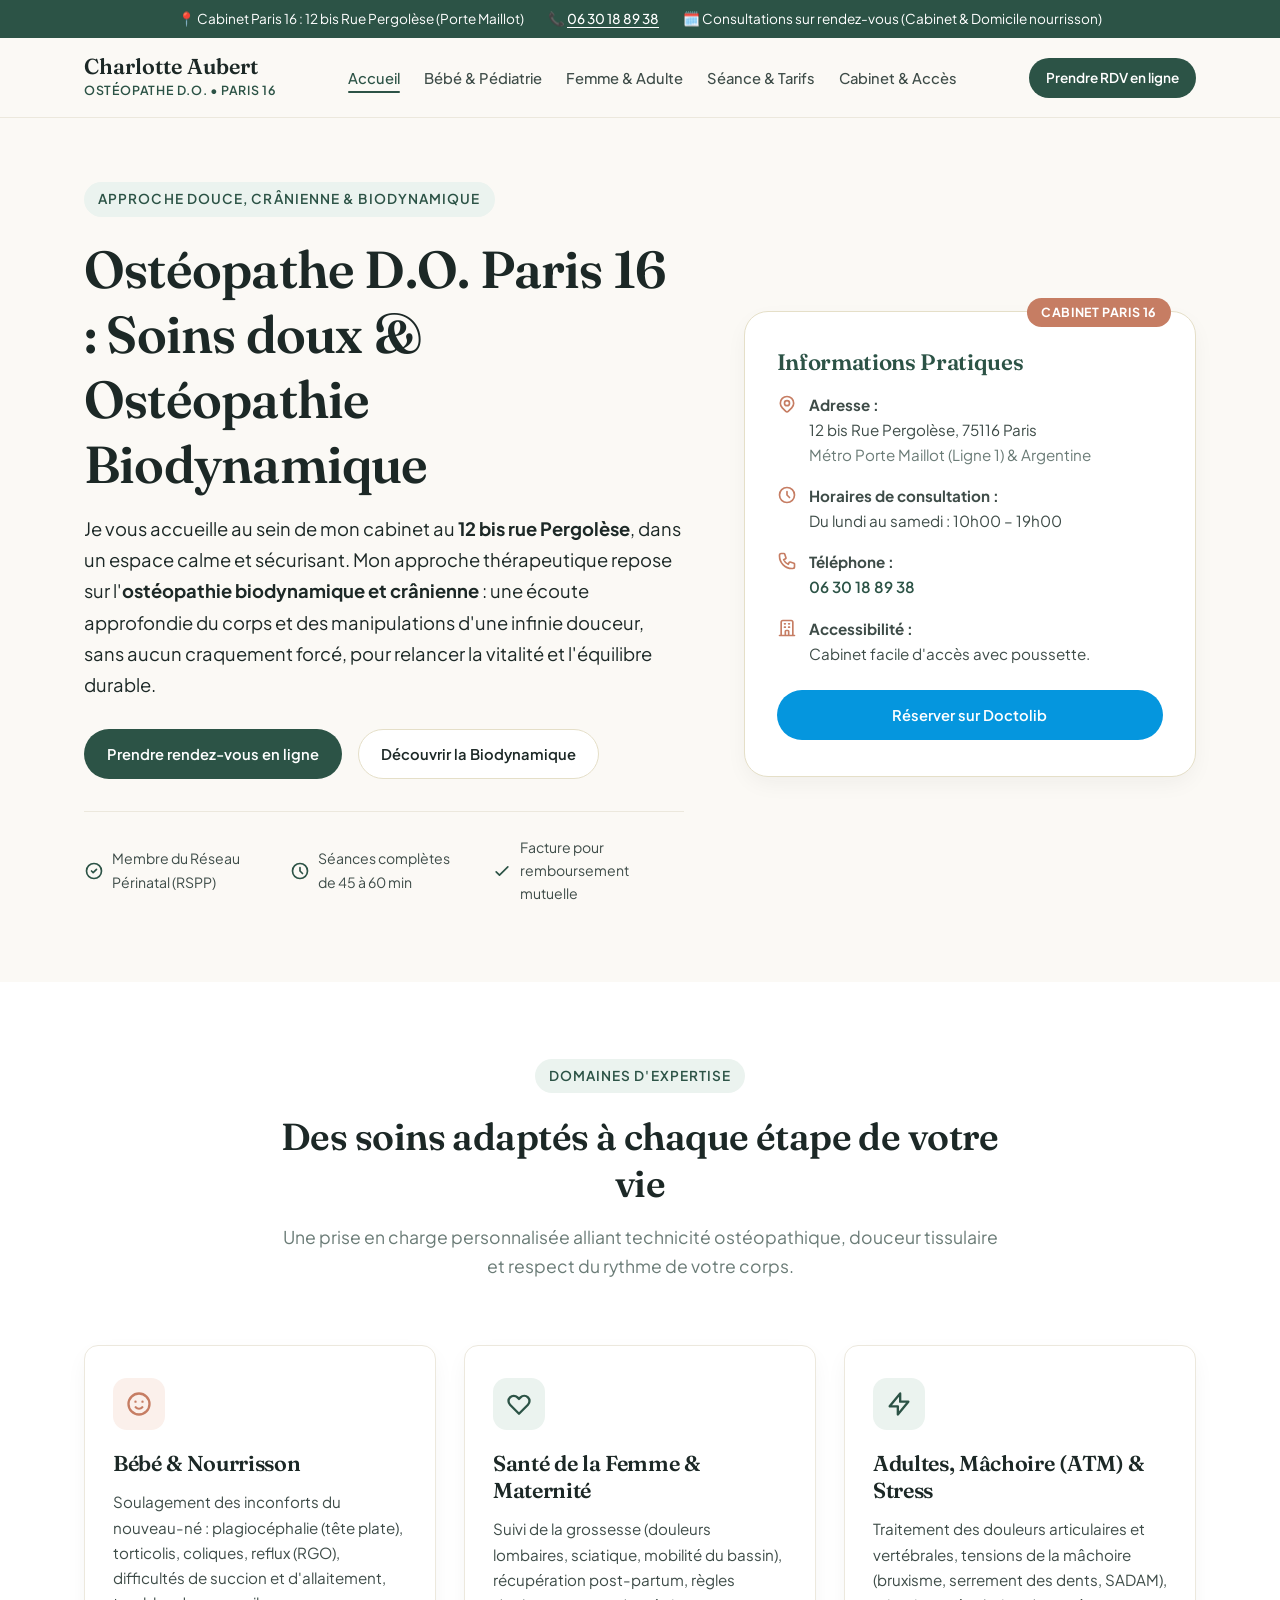
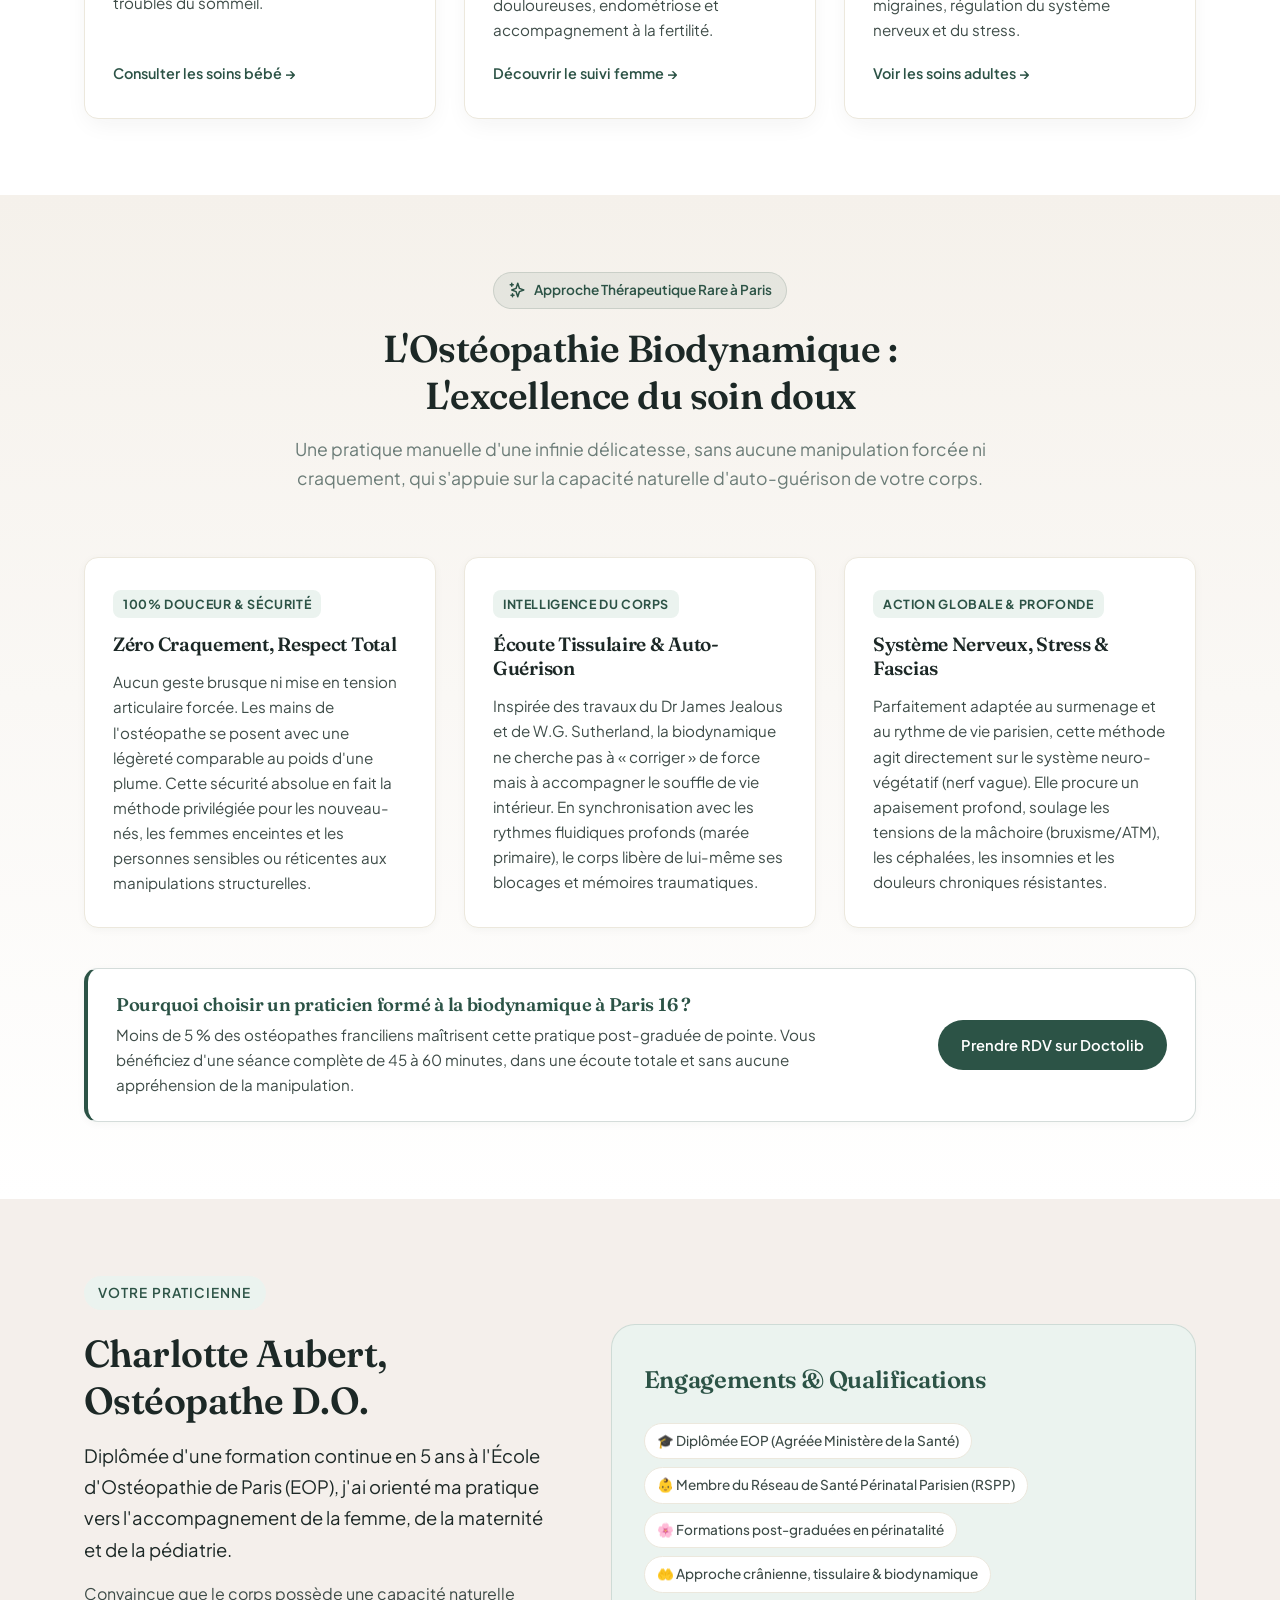
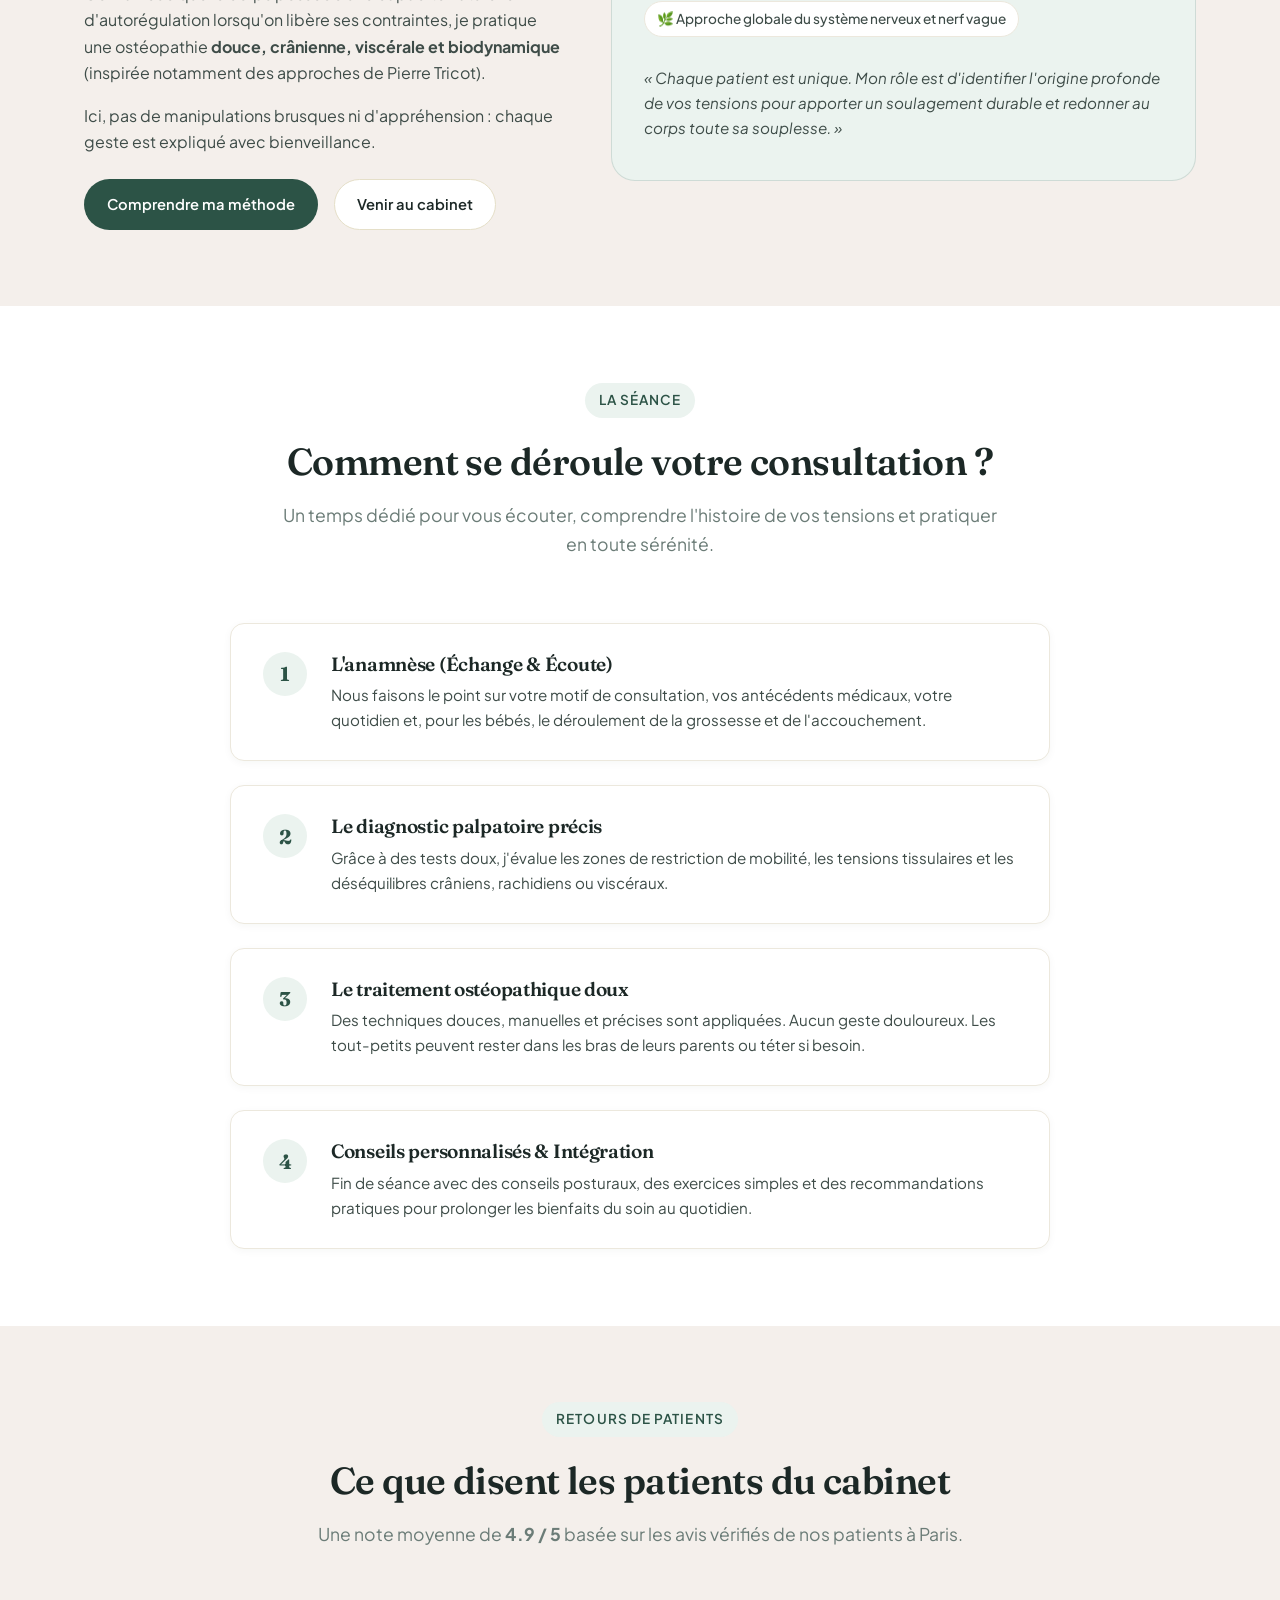
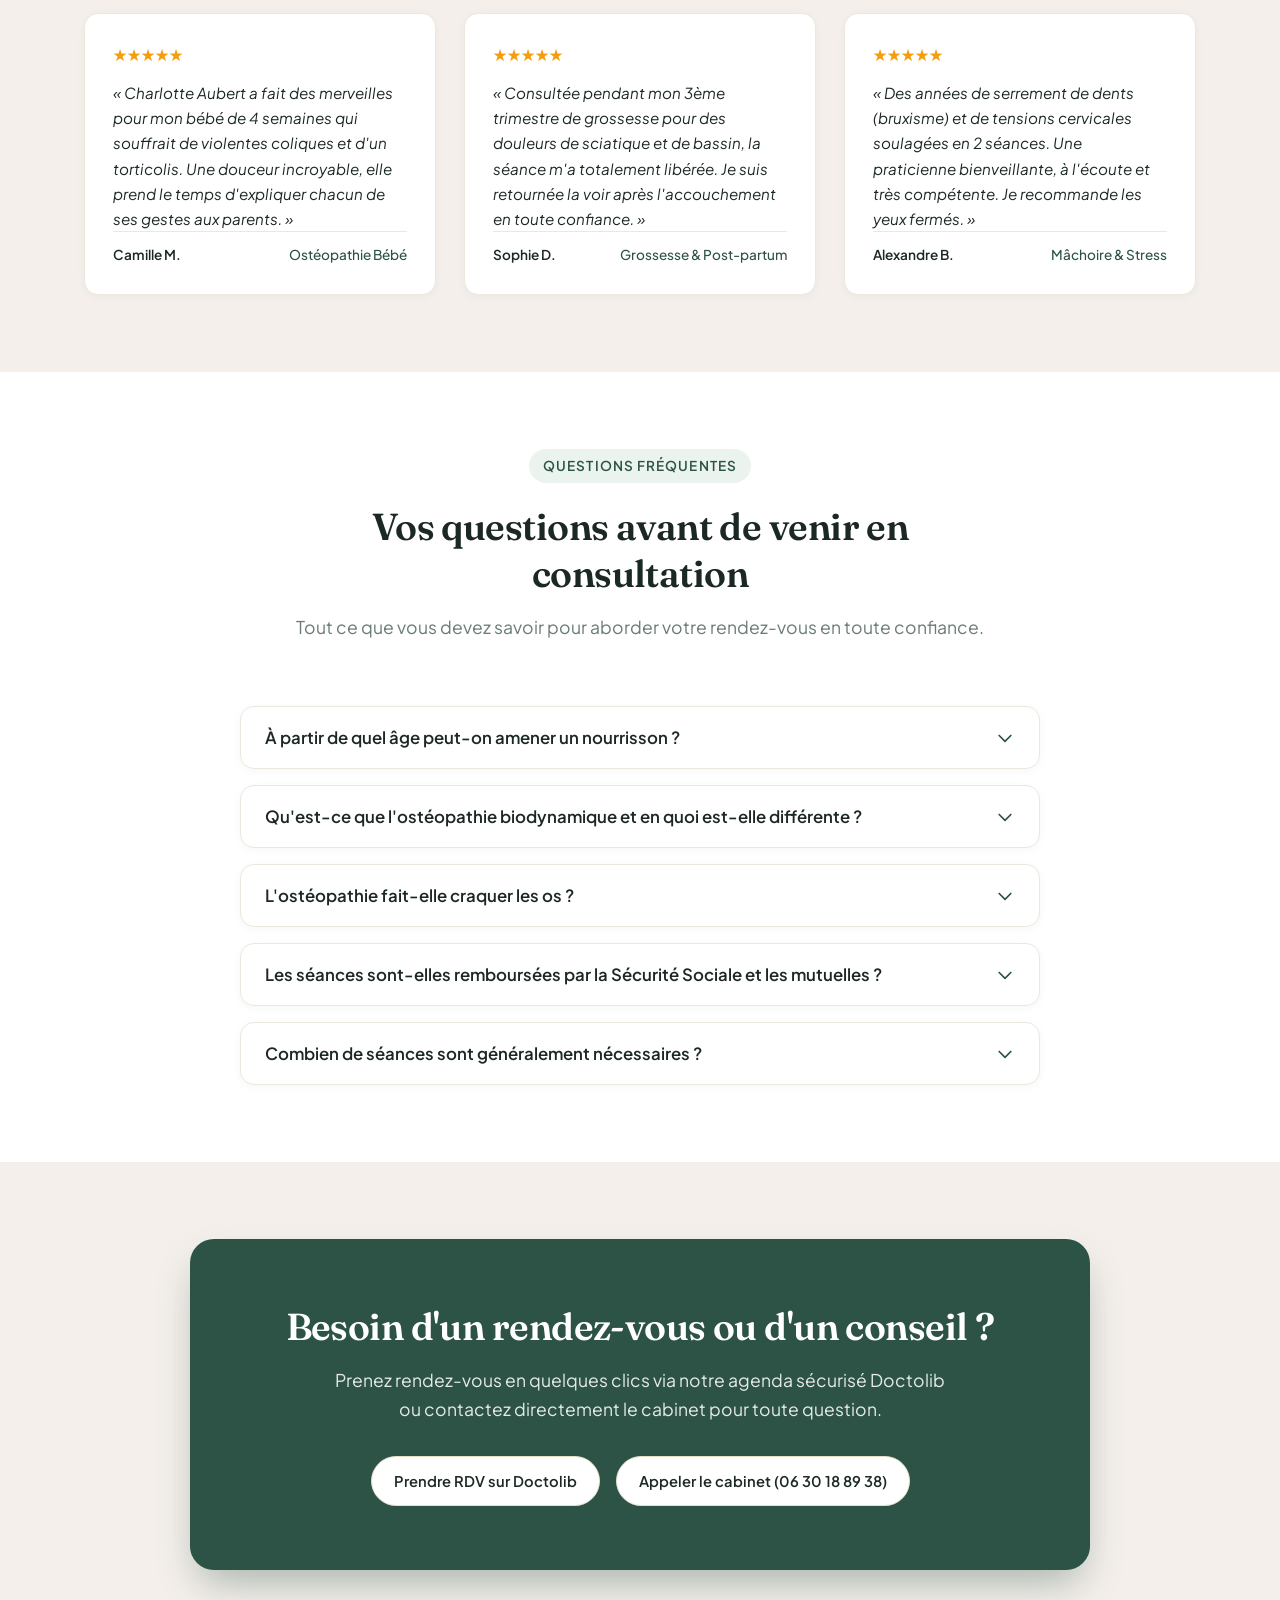
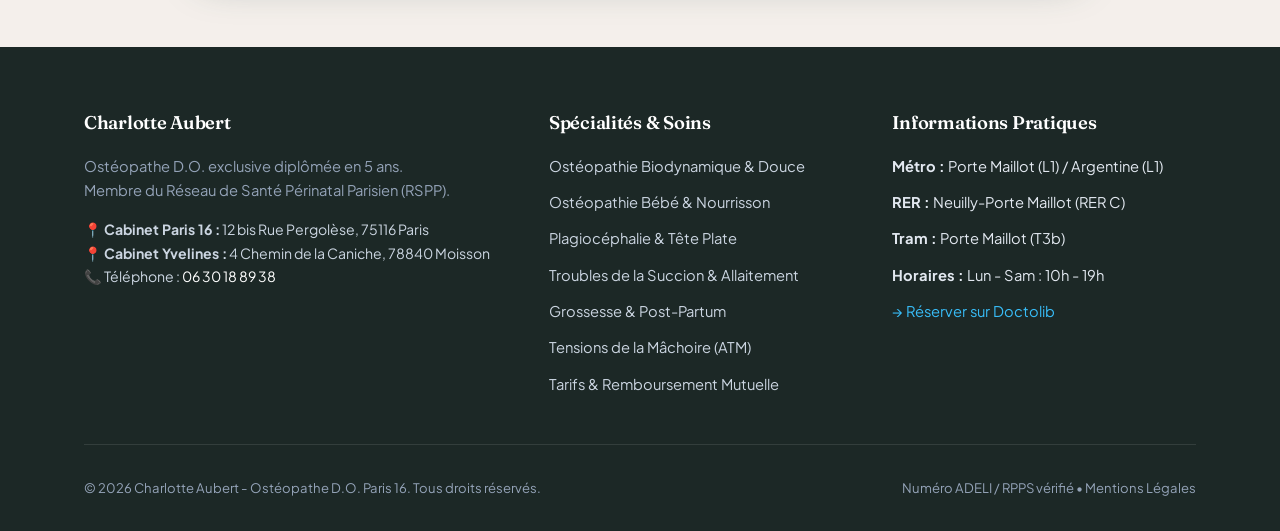
<file: index.html>
<!DOCTYPE html>
<html lang="fr">
<head>
  <meta charset="UTF-8">
  <meta name="viewport" content="width=device-width, initial-scale=1.0">
  <title>Charlotte Aubert - Ostéopathe Paris 16 | Soins Doux &amp; Ostéopathie Biodynamique</title>
  <meta name="description" content="Cabinet d'ostéopathie à Paris 16 (Porte Maillot). Spécialiste en ostéopathie biodynamique, douce et crânienne pour nourrissons, femmes enceintes et adultes. Prise de RDV sur Doctolib.">
  <link rel="canonical" href="https://www.aubert-osteopatheparis16.com/">

  <!-- Balises Open Graph pour les partages -->
  <meta property="og:title" content="Charlotte Aubert - Ostéopathe Paris 16 &amp; Ostéopathie Biodynamique">
  <meta property="og:description" content="Cabinet d'ostéopathie douce à Paris 16. Spécialisée en ostéopathie biodynamique, pédiatrie, périnatalité et accompagnement de l'adulte.">
  <meta property="og:type" content="website">
  <meta property="og:url" content="https://www.aubert-osteopatheparis16.com/">

  <!-- Feuille de styles principale -->
  <link rel="stylesheet" href="css/style.css">

  <!-- Données structurées Schema.org pour le SEO Google Local -->
  <script type="application/ld+json">
  {
    "@context": "https://schema.org",
    "@type": "MedicalBusiness",
    "name": "Charlotte Aubert - Ostéopathe D.O. Paris 16",
    "image": "https://www.aubert-osteopatheparis16.com/assets/charlotte-aubert-osteopathe.jpg",
    "@id": "https://www.aubert-osteopatheparis16.com/#osteopathe",
    "url": "https://www.aubert-osteopatheparis16.com/",
    "telephone": "0630188938",
    "priceRange": "80€",
    "address": {
      "@type": "PostalAddress",
      "streetAddress": "12 bis Rue Pergolèse",
      "addressLocality": "Paris",
      "postalCode": "75116",
      "addressCountry": "FR"
    },
    "geo": {
      "@type": "GeoCoordinates",
      "latitude": 48.875536,
      "longitude": 2.285258
    },
    "openingHoursSpecification": [
      {
        "@type": "OpeningHoursSpecification",
        "dayOfWeek": ["Monday", "Tuesday", "Wednesday", "Thursday", "Friday", "Saturday"],
        "opens": "10:00",
        "closes": "19:00"
      }
    ],
    "medicalSpecialty": [
      "Osteopathy",
      "Pediatric Osteopathy",
      "Biodynamic Osteopathy"
    ],
    "sameAs": [
      "https://www.doctolib.fr/osteopathe/paris/charlotte-aubert"
    ]
  }
  </script>
</head>
<body>

  <!-- Bandeau supérieur d'information -->
  <aside class="top-banner" aria-label="Informations pratiques">
    <span>📍 Cabinet Paris 16 : 12 bis Rue Pergolèse (Porte Maillot)</span>
    <span>📞 <a href="tel:0630188938">06 30 18 89 38</a></span>
    <span>🗓️ Consultations sur rendez-vous (Cabinet &amp; Domicile nourrisson)</span>
  </aside>

  <!-- En-tête principal de navigation -->
  <header class="site-header">
    <div class="container header-inner">
      <a href="index.html" class="site-logo" aria-label="Retour à l'accueil">
        <span class="site-logo-name">Charlotte Aubert</span>
        <span class="site-logo-role">Ostéopathe D.O. • Paris 16</span>
      </a>

      <!-- Menu Navigation Ordinateur -->
      <nav class="desktop-nav" aria-label="Navigation principale">
        <ul class="nav-menu">
          <li><a href="index.html" class="nav-link active">Accueil</a></li>
          <li><a href="bebe-pediatrie.html" class="nav-link">Bébé &amp; Pédiatrie</a></li>
          <li><a href="femme-adulte.html" class="nav-link">Femme &amp; Adulte</a></li>
          <li><a href="deroulement-tarifs.html" class="nav-link">Séance &amp; Tarifs</a></li>
          <li><a href="cabinet-contact.html" class="nav-link">Cabinet &amp; Accès</a></li>
        </ul>
      </nav>

      <div class="header-actions">
        <a href="https://www.doctolib.fr/osteopathe/paris/charlotte-aubert" target="_blank" rel="noopener" class="btn btn-primary btn-sm">
          Prendre RDV en ligne
        </a>

        <!-- Bouton Burger Mobile -->
        <button class="burger-btn" id="burgerBtn" aria-label="Ouvrir le menu de navigation" aria-expanded="false" aria-controls="mobileNav">
          <span class="burger-line"></span>
          <span class="burger-line"></span>
          <span class="burger-line"></span>
        </button>
      </div>
    </div>
  </header>

  <!-- Tiroir de Navigation Mobile -->
  <nav class="mobile-nav" id="mobileNav" aria-label="Menu mobile">
    <a href="index.html" class="mobile-nav-link active">Accueil</a>
    <a href="bebe-pediatrie.html" class="mobile-nav-link">Bébé &amp; Nourrisson (Pédiatrie)</a>
    <a href="femme-adulte.html" class="mobile-nav-link">Femme Enceinte &amp; Adulte</a>
    <a href="deroulement-tarifs.html" class="mobile-nav-link">Déroulement &amp; Tarifs</a>
    <a href="cabinet-contact.html" class="mobile-nav-link">Cabinet Paris 16 &amp; Accès</a>
    <div style="margin-top: 1.5rem; display: flex; flex-direction: column; gap: 0.75rem;">
      <a href="https://www.doctolib.fr/osteopathe/paris/charlotte-aubert" target="_blank" rel="noopener" class="btn btn-doctolib">
        Prendre RDV sur Doctolib
      </a>
      <a href="tel:0630188938" class="btn btn-secondary">
        📞 Appeler le 06 30 18 89 38
      </a>
    </div>
  </nav>

  <main id="mainContent">

    <!-- Section HÉRO -->
    <section class="hero">
      <div class="container hero-grid">
        <div class="hero-content">
          <div class="tagline">Approche Douce, Crânienne &amp; Biodynamique</div>
          <h1>Ostéopathe D.O. Paris 16 : Soins doux &amp; Ostéopathie Biodynamique</h1>
          <p class="text-lead">
            Je vous accueille au sein de mon cabinet au <strong>12 bis rue Pergolèse</strong>, dans un espace calme et sécurisant. Mon approche thérapeutique repose sur l'<strong>ostéopathie biodynamique et crânienne</strong> : une écoute approfondie du corps et des manipulations d'une infinie douceur, sans aucun craquement forcé, pour relancer la vitalité et l'équilibre durable.
          </p>

          <div class="hero-buttons">
            <a href="https://www.doctolib.fr/osteopathe/paris/charlotte-aubert" target="_blank" rel="noopener" class="btn btn-primary">
              Prendre rendez-vous en ligne
            </a>
            <a href="#biodynamique" class="btn btn-secondary">
              Découvrir la Biodynamique
            </a>
          </div>

          <div class="hero-reassurance">
            <div class="reassurance-item">
              <svg class="reassurance-icon" fill="none" stroke="currentColor" viewBox="0 0 24 24"><path stroke-linecap="round" stroke-linejoin="round" stroke-width="2" d="M9 12l2 2 4-4m6 2a9 9 0 11-18 0 9 9 0 0118 0z"></path></svg>
              <span>Membre du Réseau Périnatal (RSPP)</span>
            </div>
            <div class="reassurance-item">
              <svg class="reassurance-icon" fill="none" stroke="currentColor" viewBox="0 0 24 24"><path stroke-linecap="round" stroke-linejoin="round" stroke-width="2" d="M12 8v4l3 3m6-3a9 9 0 11-18 0 9 9 0 0118 0z"></path></svg>
              <span>Séances complètes de 45 à 60 min</span>
            </div>
            <div class="reassurance-item">
              <svg class="reassurance-icon" fill="none" stroke="currentColor" viewBox="0 0 24 24"><path stroke-linecap="round" stroke-linejoin="round" stroke-width="2" d="M5 13l4 4L19 7"></path></svg>
              <span>Facture pour remboursement mutuelle</span>
            </div>
          </div>
        </div>

        <!-- Carte visuelle d'informations pratiques -->
        <div class="hero-visual">
          <div class="hero-card">
            <span class="hero-card-badge">Cabinet Paris 16</span>
            <h2 class="hero-card-title">Informations Pratiques</h2>
            <ul class="hero-info-list">
              <li class="hero-info-item">
                <svg class="hero-info-icon" fill="none" stroke="currentColor" viewBox="0 0 24 24"><path stroke-linecap="round" stroke-linejoin="round" stroke-width="2" d="M17.657 16.657L13.414 20.9a1.998 1.998 0 01-2.827 0l-4.244-4.243a8 8 0 1111.314 0z"></path><path stroke-linecap="round" stroke-linejoin="round" stroke-width="2" d="M15 11a3 3 0 11-6 0 3 3 0 016 0z"></path></svg>
                <div>
                  <strong>Adresse :</strong><br>
                  12 bis Rue Pergolèse, 75116 Paris<br>
                  <span class="text-muted">Métro Porte Maillot (Ligne 1) &amp; Argentine</span>
                </div>
              </li>
              <li class="hero-info-item">
                <svg class="hero-info-icon" fill="none" stroke="currentColor" viewBox="0 0 24 24"><path stroke-linecap="round" stroke-linejoin="round" stroke-width="2" d="M12 8v4l3 3m6-3a9 9 0 11-18 0 9 9 0 0118 0z"></path></svg>
                <div>
                  <strong>Horaires de consultation :</strong><br>
                  Du lundi au samedi : 10h00 – 19h00
                </div>
              </li>
              <li class="hero-info-item">
                <svg class="hero-info-icon" fill="none" stroke="currentColor" viewBox="0 0 24 24"><path stroke-linecap="round" stroke-linejoin="round" stroke-width="2" d="M3 5a2 2 0 012-2h3.28a1 1 0 01.948.684l1.498 4.493a1 1 0 01-.502 1.21l-2.257 1.13a11.042 11.042 0 005.516 5.516l1.13-2.257a1 1 0 011.21-.502l4.493 1.498a1 1 0 01.684.949V19a2 2 0 01-2 2h-1C9.716 21 3 14.284 3 6V5z"></path></svg>
                <div>
                  <strong>Téléphone :</strong><br>
                  <a href="tel:0630188938" style="font-weight: 600; color: var(--color-brand-primary);">06 30 18 89 38</a>
                </div>
              </li>
              <li class="hero-info-item">
                <svg class="hero-info-icon" fill="none" stroke="currentColor" viewBox="0 0 24 24"><path stroke-linecap="round" stroke-linejoin="round" stroke-width="2" d="M19 21V5a2 2 0 00-2-2H7a2 2 0 00-2 2v16m14 0h2m-2 0h-5m-9 0H3m2 0h5M9 7h1m-1 4h1m4-4h1m-1 4h1m-5 10v-5a1 1 0 011-1h2a1 1 0 011 1v5m-4 0h4"></path></svg>
                <div>
                  <strong>Accessibilité :</strong><br>
                  Cabinet facile d'accès avec poussette.
                </div>
              </li>
            </ul>
            <div style="margin-top: 1.5rem;">
              <a href="https://www.doctolib.fr/osteopathe/paris/charlotte-aubert" target="_blank" rel="noopener" class="btn btn-doctolib" style="width: 100%;">
                Réserver sur Doctolib
              </a>
            </div>
          </div>
        </div>
      </div>
    </section>

    <!-- Section 3 PÔLES D'EXPERTISE -->
    <section class="section section-white">
      <div class="container">
        <div class="section-header">
          <div class="tagline">Domaines d'Expertise</div>
          <h2>Des soins adaptés à chaque étape de votre vie</h2>
          <p>Une prise en charge personnalisée alliant technicité ostéopathique, douceur tissulaire et respect du rythme de votre corps.</p>
        </div>

        <div class="grid-3">
          <!-- Carte 1 : Nourrisson & Pédiatrie -->
          <article class="card-service">
            <div>
              <div class="card-icon-box warm">
                <svg width="28" height="28" fill="none" stroke="currentColor" viewBox="0 0 24 24"><path stroke-linecap="round" stroke-linejoin="round" stroke-width="2" d="M14.828 14.828a4 4 0 01-5.656 0M9 10h.01M15 10h.01M21 12a9 9 0 11-18 0 9 9 0 0118 0z"></path></svg>
              </div>
              <h3>Bébé &amp; Nourrisson</h3>
              <p>
                Soulagement des inconforts du nouveau-né : plagiocéphalie (tête plate), torticolis, coliques, reflux (RGO), difficultés de succion et d'allaitement, troubles du sommeil.
              </p>
            </div>
            <a href="bebe-pediatrie.html" class="card-link">
              Consulter les soins bébé &rarr;
            </a>
          </article>

          <!-- Carte 2 : Femme & Périnatalité -->
          <article class="card-service">
            <div>
              <div class="card-icon-box">
                <svg width="28" height="28" fill="none" stroke="currentColor" viewBox="0 0 24 24"><path stroke-linecap="round" stroke-linejoin="round" stroke-width="2" d="M4.318 6.318a4.5 4.5 0 000 6.364L12 20.364l7.682-7.682a4.5 4.5 0 00-6.364-6.364L12 7.636l-1.318-1.318a4.5 4.5 0 00-6.364 0z"></path></svg>
              </div>
              <h3>Santé de la Femme &amp; Maternité</h3>
              <p>
                Suivi de la grossesse (douleurs lombaires, sciatique, mobilité du bassin), récupération post-partum, règles douloureuses, endométriose et accompagnement à la fertilité.
              </p>
            </div>
            <a href="femme-adulte.html" class="card-link">
              Découvrir le suivi femme &rarr;
            </a>
          </article>

          <!-- Carte 3 : Adulte & Tensions chroniques -->
          <article class="card-service">
            <div>
              <div class="card-icon-box">
                <svg width="28" height="28" fill="none" stroke="currentColor" viewBox="0 0 24 24"><path stroke-linecap="round" stroke-linejoin="round" stroke-width="2" d="M13 10V3L4 14h7v7l9-11h-7z"></path></svg>
              </div>
              <h3>Adultes, Mâchoire (ATM) &amp; Stress</h3>
              <p>
                Traitement des douleurs articulaires et vertébrales, tensions de la mâchoire (bruxisme, serrement des dents, SADAM), migraines, régulation du système nerveux et du stress.
              </p>
            </div>
            <a href="femme-adulte.html#adulte" class="card-link">
              Voir les soins adultes &rarr;
            </a>
          </article>
        </div>
      </div>
    </section>

    <!-- Section DÉDIÉE : OSTÉOPATHIE BIODYNAMIQUE -->
    <section class="section biodynamic-section" id="biodynamique">
      <div class="container">
        <div class="section-header">
          <div class="biodynamic-banner">
            <svg width="18" height="18" fill="none" stroke="currentColor" viewBox="0 0 24 24"><path stroke-linecap="round" stroke-linejoin="round" stroke-width="2" d="M5 3v4M3 5h4M6 17v4m-2-2h4m5-16l2.286 6.857L21 12l-5.714 2.143L13 21l-2.286-6.857L5 12l5.714-2.143L13 3z"></path></svg>
            <span>Approche Thérapeutique Rare à Paris</span>
          </div>
          <h2>L'Ostéopathie Biodynamique : L'excellence du soin doux</h2>
          <p>
            Une pratique manuelle d'une infinie délicatesse, sans aucune manipulation forcée ni craquement, qui s'appuie sur la capacité naturelle d'auto-guérison de votre corps.
          </p>
        </div>

        <div class="grid-3">
          <!-- Carte 1 -->
          <article class="biodynamic-feature-card">
            <span class="biodynamic-badge">100% Douceur &amp; Sécurité</span>
            <h3>Zéro Craquement, Respect Total</h3>
            <p>
              Aucun geste brusque ni mise en tension articulaire forcée. Les mains de l'ostéopathe se posent avec une légèreté comparable au poids d'une plume. Cette sécurité absolue en fait la méthode privilégiée pour les nouveau-nés, les femmes enceintes et les personnes sensibles ou réticentes aux manipulations structurelles.
            </p>
          </article>

          <!-- Carte 2 -->
          <article class="biodynamic-feature-card">
            <span class="biodynamic-badge">Intelligence du Corps</span>
            <h3>Écoute Tissulaire &amp; Auto-Guérison</h3>
            <p>
              Inspirée des travaux du Dr James Jealous et de W.G. Sutherland, la biodynamique ne cherche pas à « corriger » de force mais à accompagner le souffle de vie intérieur. En synchronisation avec les rythmes fluidiques profonds (marée primaire), le corps libère de lui-même ses blocages et mémoires traumatiques.
            </p>
          </article>

          <!-- Carte 3 -->
          <article class="biodynamic-feature-card">
            <span class="biodynamic-badge">Action Globale &amp; Profonde</span>
            <h3>Système Nerveux, Stress &amp; Fascias</h3>
            <p>
              Parfaitement adaptée au surmenage et au rythme de vie parisien, cette méthode agit directement sur le système neuro-végétatif (nerf vague). Elle procure un apaisement profond, soulage les tensions de la mâchoire (bruxisme/ATM), les céphalées, les insomnies et les douleurs chroniques résistantes.
            </p>
          </article>
        </div>

        <!-- Encart d'impact & prise de rendez-vous -->
        <div class="biodynamic-highlight-box">
          <div>
            <h4 style="color: var(--color-brand-primary); font-size: 1.15rem; margin-bottom: 0.35rem;">
              Pourquoi choisir un praticien formé à la biodynamique à Paris 16 ?
            </h4>
            <p style="color: var(--color-text-body); font-size: 0.95rem; margin: 0; max-width: 720px;">
              Moins de 5 % des ostéopathes franciliens maîtrisent cette pratique post-graduée de pointe. Vous bénéficiez d'une séance complète de 45 à 60 minutes, dans une écoute totale et sans aucune appréhension de la manipulation.
            </p>
          </div>
          <div>
            <a href="https://www.doctolib.fr/osteopathe/paris/charlotte-aubert" target="_blank" rel="noopener" class="btn btn-primary" style="white-space: nowrap;">
              Prendre RDV sur Doctolib
            </a>
          </div>
        </div>
      </div>
    </section>

    <!-- Section PRÉSENTATION & PHILOSOPHIE -->
    <section class="section section-warm">
      <div class="container">
        <div class="bio-grid">
          <div>
            <div class="tagline">Votre Praticienne</div>
            <h2>Charlotte Aubert, Ostéopathe D.O.</h2>
            <p class="text-lead">
              Diplômée d'une formation continue en 5 ans à l'École d'Ostéopathie de Paris (EOP), j'ai orienté ma pratique vers l'accompagnement de la femme, de la maternité et de la pédiatrie.
            </p>
            <p>
              Convaincue que le corps possède une capacité naturelle d'autorégulation lorsqu'on libère ses contraintes, je pratique une ostéopathie <strong>douce, crânienne, viscérale et biodynamique</strong> (inspirée notamment des approches de Pierre Tricot).
            </p>
            <p>
              Ici, pas de manipulations brusques ni d'appréhension : chaque geste est expliqué avec bienveillance.
            </p>

            <div style="margin-top: 1.5rem; display: flex; gap: 1rem; flex-wrap: wrap;">
              <a href="deroulement-tarifs.html" class="btn btn-primary">
                Comprendre ma méthode
              </a>
              <a href="cabinet-contact.html" class="btn btn-secondary">
                Venir au cabinet
              </a>
            </div>
          </div>

          <div class="bio-card-highlight">
            <h3>Engagements &amp; Qualifications</h3>
            <ul class="bio-pills">
              <li class="bio-pill">🎓 Diplômée EOP (Agréée Ministère de la Santé)</li>
              <li class="bio-pill">👶 Membre du Réseau de Santé Périnatal Parisien (RSPP)</li>
              <li class="bio-pill">🌸 Formations post-graduées en périnatalité</li>
              <li class="bio-pill">🤲 Approche crânienne, tissulaire &amp; biodynamique</li>
              <li class="bio-pill">🌿 Approche globale du système nerveux et nerf vague</li>
            </ul>
            <p style="font-size: 0.95rem; color: var(--color-text-body); margin-top: 0.5rem;">
              <em>« Chaque patient est unique. Mon rôle est d'identifier l'origine profonde de vos tensions pour apporter un soulagement durable et redonner au corps toute sa souplesse. »</em>
            </p>
          </div>
        </div>
      </div>
    </section>

    <!-- Section DÉROULEMENT D'UNE CONSULTATION -->
    <section class="section section-white">
      <div class="container">
        <div class="section-header">
          <div class="tagline">La Séance</div>
          <h2>Comment se déroule votre consultation ?</h2>
          <p>Un temps dédié pour vous écouter, comprendre l'histoire de vos tensions et pratiquer en toute sérénité.</p>
        </div>

        <div class="steps-container">
          <div class="step-card">
            <div class="step-number">1</div>
            <div class="step-content">
              <h3>L'anamnèse (Échange &amp; Écoute)</h3>
              <p>Nous faisons le point sur votre motif de consultation, vos antécédents médicaux, votre quotidien et, pour les bébés, le déroulement de la grossesse et de l'accouchement.</p>
            </div>
          </div>

          <div class="step-card">
            <div class="step-number">2</div>
            <div class="step-content">
              <h3>Le diagnostic palpatoire précis</h3>
              <p>Grâce à des tests doux, j'évalue les zones de restriction de mobilité, les tensions tissulaires et les déséquilibres crâniens, rachidiens ou viscéraux.</p>
            </div>
          </div>

          <div class="step-card">
            <div class="step-number">3</div>
            <div class="step-content">
              <h3>Le traitement ostéopathique doux</h3>
              <p>Des techniques douces, manuelles et précises sont appliquées. Aucun geste douloureux. Les tout-petits peuvent rester dans les bras de leurs parents ou téter si besoin.</p>
            </div>
          </div>

          <div class="step-card">
            <div class="step-number">4</div>
            <div class="step-content">
              <h3>Conseils personnalisés &amp; Intégration</h3>
              <p>Fin de séance avec des conseils posturaux, des exercices simples et des recommandations pratiques pour prolonger les bienfaits du soin au quotidien.</p>
            </div>
          </div>
        </div>
      </div>
    </section>

    <!-- Section AVIS & TÉMOIGNAGES -->
    <section class="section section-warm">
      <div class="container">
        <div class="section-header">
          <div class="tagline">Retours de Patients</div>
          <h2>Ce que disent les patients du cabinet</h2>
          <p>Une note moyenne de <strong>4.9 / 5</strong> basée sur les avis vérifiés de nos patients à Paris.</p>
        </div>

        <div class="grid-3">
          <div class="card-review">
            <div>
              <div class="stars">★★★★★</div>
              <p class="review-text">
                « Charlotte Aubert a fait des merveilles pour mon bébé de 4 semaines qui souffrait de violentes coliques et d'un torticolis. Une douceur incroyable, elle prend le temps d'expliquer chacun de ses gestes aux parents. »
              </p>
            </div>
            <div class="review-author">
              <span class="review-name">Camille M.</span>
              <span class="review-tag">Ostéopathie Bébé</span>
            </div>
          </div>

          <div class="card-review">
            <div>
              <div class="stars">★★★★★</div>
              <p class="review-text">
                « Consultée pendant mon 3ème trimestre de grossesse pour des douleurs de sciatique et de bassin, la séance m'a totalement libérée. Je suis retournée la voir après l'accouchement en toute confiance. »
              </p>
            </div>
            <div class="review-author">
              <span class="review-name">Sophie D.</span>
              <span class="review-tag">Grossesse &amp; Post-partum</span>
            </div>
          </div>

          <div class="card-review">
            <div>
              <div class="stars">★★★★★</div>
              <p class="review-text">
                « Des années de serrement de dents (bruxisme) et de tensions cervicales soulagées en 2 séances. Une praticienne bienveillante, à l'écoute et très compétente. Je recommande les yeux fermés. »
              </p>
            </div>
            <div class="review-author">
              <span class="review-name">Alexandre B.</span>
              <span class="review-tag">Mâchoire &amp; Stress</span>
            </div>
          </div>
        </div>
      </div>
    </section>

    <!-- Section FAQ INTERACTIVE RÉASSURANCE -->
    <section class="section section-white">
      <div class="container">
        <div class="section-header">
          <div class="tagline">Questions Fréquentes</div>
          <h2>Vos questions avant de venir en consultation</h2>
          <p>Tout ce que vous devez savoir pour aborder votre rendez-vous en toute confiance.</p>
        </div>

        <div class="faq-list">
          <div class="faq-item">
            <button class="faq-question" aria-expanded="false">
              <span>À partir de quel âge peut-on amener un nourrisson ?</span>
              <svg class="faq-icon" fill="none" stroke="currentColor" viewBox="0 0 24 24"><path stroke-linecap="round" stroke-linejoin="round" stroke-width="2" d="M19 9l-7 7-7-7"></path></svg>
            </button>
            <div class="faq-answer">
              Dès les premiers jours de vie en cas de difficultés d'allaitement, de frein de langue restrictif ou d'accouchement difficile (ventouse, forceps, césarienne). Pour un bilan préventif de confort, il est souvent idéal de venir vers l'âge de 2 à 3 semaines.
            </div>
          </div>

          <div class="faq-item">
            <button class="faq-question" aria-expanded="false">
              <span>Qu'est-ce que l'ostéopathie biodynamique et en quoi est-elle différente ?</span>
              <svg class="faq-icon" fill="none" stroke="currentColor" viewBox="0 0 24 24"><path stroke-linecap="round" stroke-linejoin="round" stroke-width="2" d="M19 9l-7 7-7-7"></path></svg>
            </button>
            <div class="faq-answer">
              L'ostéopathie biodynamique est une approche d'une extrême douceur issue des travaux du Dr James Jealous et de W.G. Sutherland. Contrairement aux approches structurelles qui appliquent une force mécanique extérieure (avec parfois des bruits articulaires ou "craquements"), la biodynamique se met à l'écoute des rythmes fluidiques internes, des fascias et du système nerveux autonome. La praticienne pose ses mains délicatement pour encourager les forces d'auto-guérison propres au patient. C'est la méthode idéale pour les bébés, les femmes enceintes et toute personne souhaitant un soin profond sans aucune manipulation brusque.
            </div>
          </div>

          <div class="faq-item">
            <button class="faq-question" aria-expanded="false">
              <span>L'ostéopathie fait-elle craquer les os ?</span>
              <svg class="faq-icon" fill="none" stroke="currentColor" viewBox="0 0 24 24"><path stroke-linecap="round" stroke-linejoin="round" stroke-width="2" d="M19 9l-7 7-7-7"></path></svg>
            </button>
            <div class="faq-answer">
              Non. Ma pratique s'appuie sur des techniques douces, dites fonctionnelles, crâniennes et biodynamiques. Aucun geste brusque n'est effectué, tout particulièrement avec les nouveau-nés et les femmes enceintes où la délicatesse des pressions est similaire au poids d'une plume.
            </div>
          </div>

          <div class="faq-item">
            <button class="faq-question" aria-expanded="false">
              <span>Les séances sont-elles remboursées par la Sécurité Sociale et les mutuelles ?</span>
              <svg class="faq-icon" fill="none" stroke="currentColor" viewBox="0 0 24 24"><path stroke-linecap="round" stroke-linejoin="round" stroke-width="2" d="M19 9l-7 7-7-7"></path></svg>
            </button>
            <div class="faq-answer">
              L'ostéopathie n'est pas prise en charge par l'Assurance Maladie. En revanche, la grande majorité des mutuelles et complémentaires santé remboursent tout ou partie des consultations. Une note d'honoraires vous est remise à l'issue de chaque séance.
            </div>
          </div>

          <div class="faq-item">
            <button class="faq-question" aria-expanded="false">
              <span>Combien de séances sont généralement nécessaires ?</span>
              <svg class="faq-icon" fill="none" stroke="currentColor" viewBox="0 0 24 24"><path stroke-linecap="round" stroke-linejoin="round" stroke-width="2" d="M19 9l-7 7-7-7"></path></svg>
            </button>
            <div class="faq-answer">
              Pour un motif aigu chez le bébé (colique, torticolis naissant) ou chez l'adulte, 1 à 2 séances suffisent généralement pour observer une amélioration nette. Pour des troubles chroniques anciens ou un suivi de grossesse, un suivi espacé peut être convenu ensemble.
            </div>
          </div>
        </div>
      </div>
    </section>

    <!-- Section GRAND CTA FINAL -->
    <section class="section section-warm">
      <div class="container">
        <div class="cta-box">
          <h2>Besoin d'un rendez-vous ou d'un conseil ?</h2>
          <p>
            Prenez rendez-vous en quelques clics via notre agenda sécurisé Doctolib ou contactez directement le cabinet pour toute question.
          </p>
          <div class="btn-group">
            <a href="https://www.doctolib.fr/osteopathe/paris/charlotte-aubert" target="_blank" rel="noopener" class="btn btn-secondary">
              Prendre RDV sur Doctolib
            </a>
            <a href="tel:0630188938" class="btn btn-secondary">
              Appeler le cabinet (06 30 18 89 38)
            </a>
          </div>
        </div>
      </div>
    </section>

  </main>

  <!-- Pied de page (Footer) -->
  <footer class="site-footer">
    <div class="container">
      <div class="footer-grid">
        <div class="footer-col">
          <h4>Charlotte Aubert</h4>
          <p style="color: #94A3B8; margin-bottom: 1rem;">
            Ostéopathe D.O. exclusive diplômée en 5 ans.<br>
            Membre du Réseau de Santé Périnatal Parisien (RSPP).
          </p>
          <p style="color: #CBD5E1; font-size: 0.88rem;">
            📍 <strong>Cabinet Paris 16 :</strong> 12 bis Rue Pergolèse, 75116 Paris<br>
            📍 <strong>Cabinet Yvelines :</strong> 4 Chemin de la Caniche, 78840 Moisson<br>
            📞 Téléphone : <a href="tel:0630188938" style="color: #FFFFFF;">06 30 18 89 38</a>
          </p>
        </div>

        <div class="footer-col">
          <h4>Spécialités &amp; Soins</h4>
          <ul class="footer-list">
            <li><a href="#biodynamique">Ostéopathie Biodynamique &amp; Douce</a></li>
            <li><a href="bebe-pediatrie.html">Ostéopathie Bébé &amp; Nourrisson</a></li>
            <li><a href="bebe-pediatrie.html#tete-plate">Plagiocéphalie &amp; Tête Plate</a></li>
            <li><a href="bebe-pediatrie.html#succion">Troubles de la Succion &amp; Allaitement</a></li>
            <li><a href="femme-adulte.html">Grossesse &amp; Post-Partum</a></li>
            <li><a href="femme-adulte.html#machoire">Tensions de la Mâchoire (ATM)</a></li>
            <li><a href="deroulement-tarifs.html">Tarifs &amp; Remboursement Mutuelle</a></li>
          </ul>
        </div>

        <div class="footer-col">
          <h4>Informations Pratiques</h4>
          <ul class="footer-list">
            <li><strong>Métro :</strong> Porte Maillot (L1) / Argentine (L1)</li>
            <li><strong>RER :</strong> Neuilly-Porte Maillot (RER C)</li>
            <li><strong>Tram :</strong> Porte Maillot (T3b)</li>
            <li><strong>Horaires :</strong> Lun - Sam : 10h - 19h</li>
            <li><a href="https://www.doctolib.fr/osteopathe/paris/charlotte-aubert" target="_blank" rel="noopener" style="color: #38BDF8;">→ Réserver sur Doctolib</a></li>
          </ul>
        </div>
      </div>

      <div class="footer-bottom">
        <div>
          &copy; <span id="currentYear">2026</span> Charlotte Aubert - Ostéopathe D.O. Paris 16. Tous droits réservés.
        </div>
        <div>
          <span>Numéro ADELI / RPPS vérifié</span> • <span>Mentions Légales</span>
        </div>
      </div>
    </div>
  </footer>

  <!-- Barre flottante d'action rapide sur Smartphone -->
  <aside class="mobile-sticky-bar" aria-label="Réservation rapide">
    <a href="https://www.doctolib.fr/osteopathe/paris/charlotte-aubert" target="_blank" rel="noopener" class="btn btn-doctolib">
      Prendre RDV (Doctolib)
    </a>
    <a href="tel:0630188938" class="btn btn-secondary">
      📞 Appeler
    </a>
  </aside>

  <!-- Script interactif -->
  <script src="js/main.js"></script>
</body>
</html>
</file>
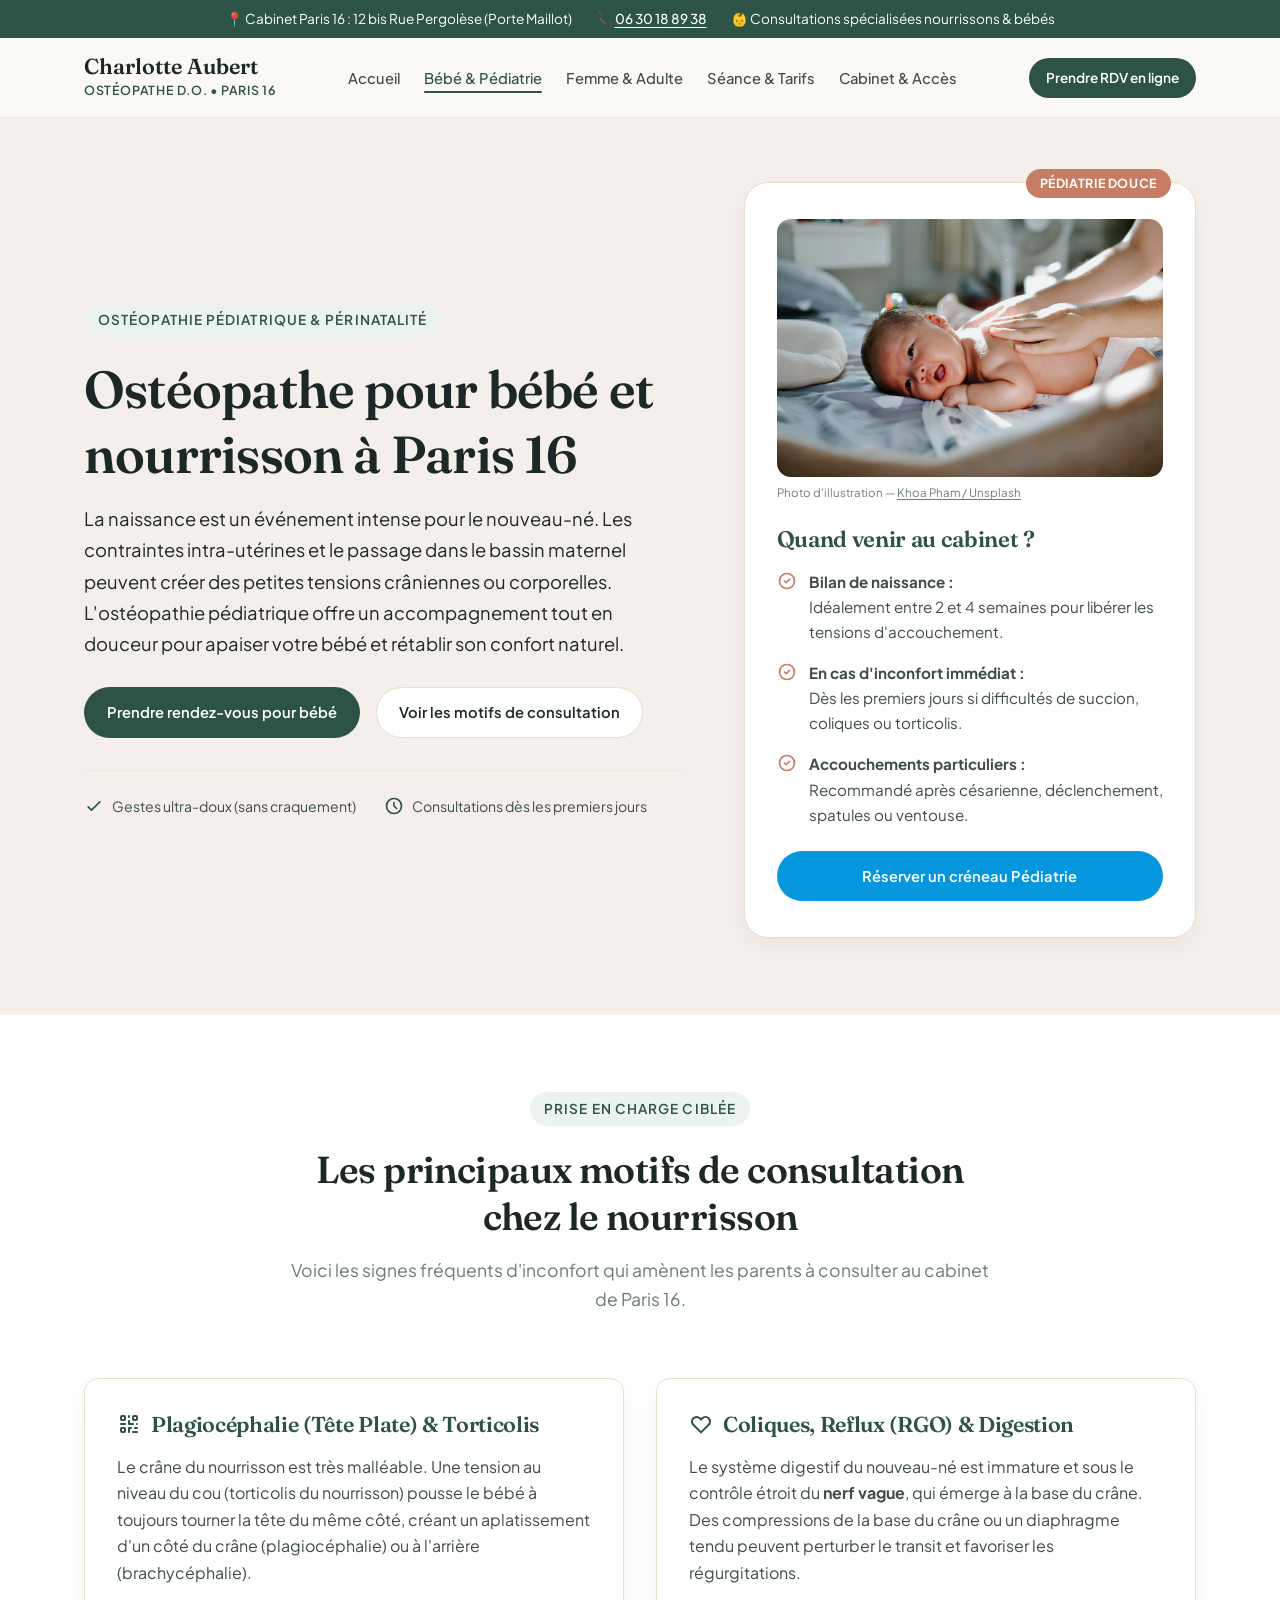
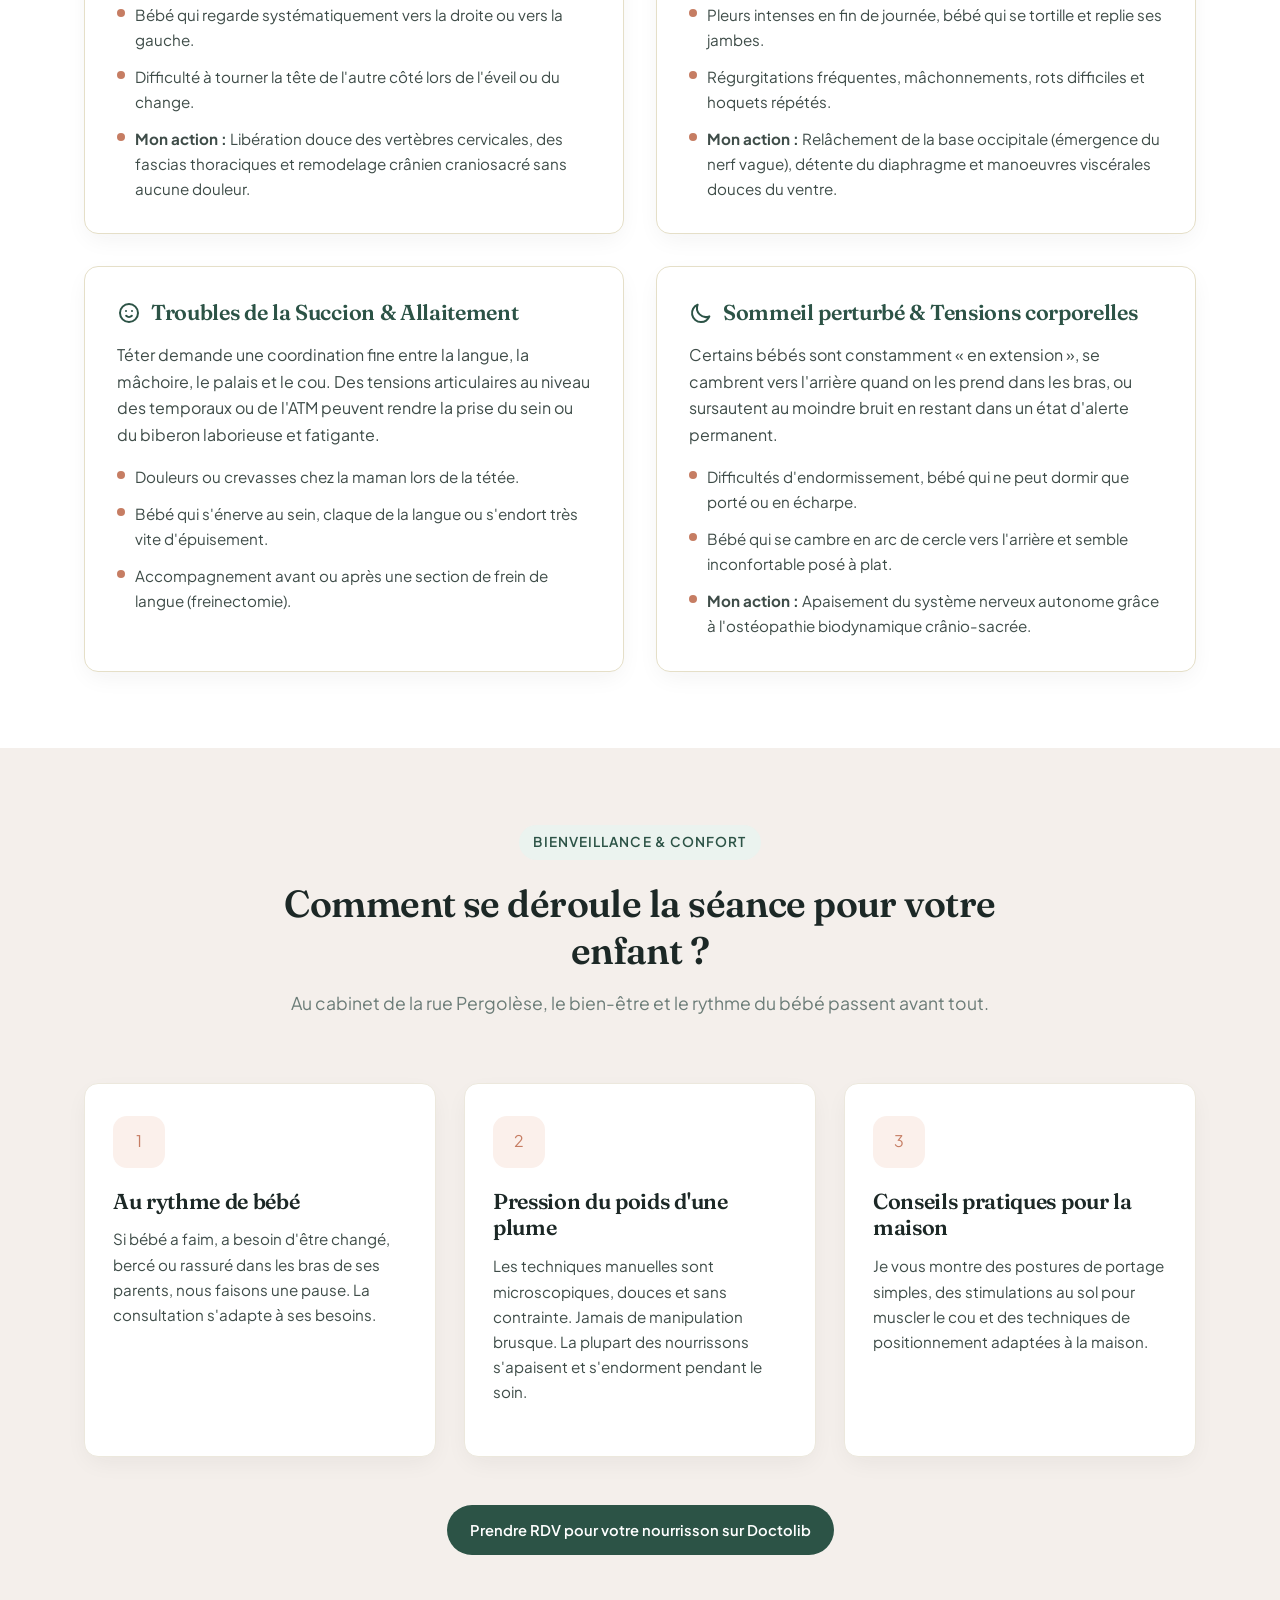
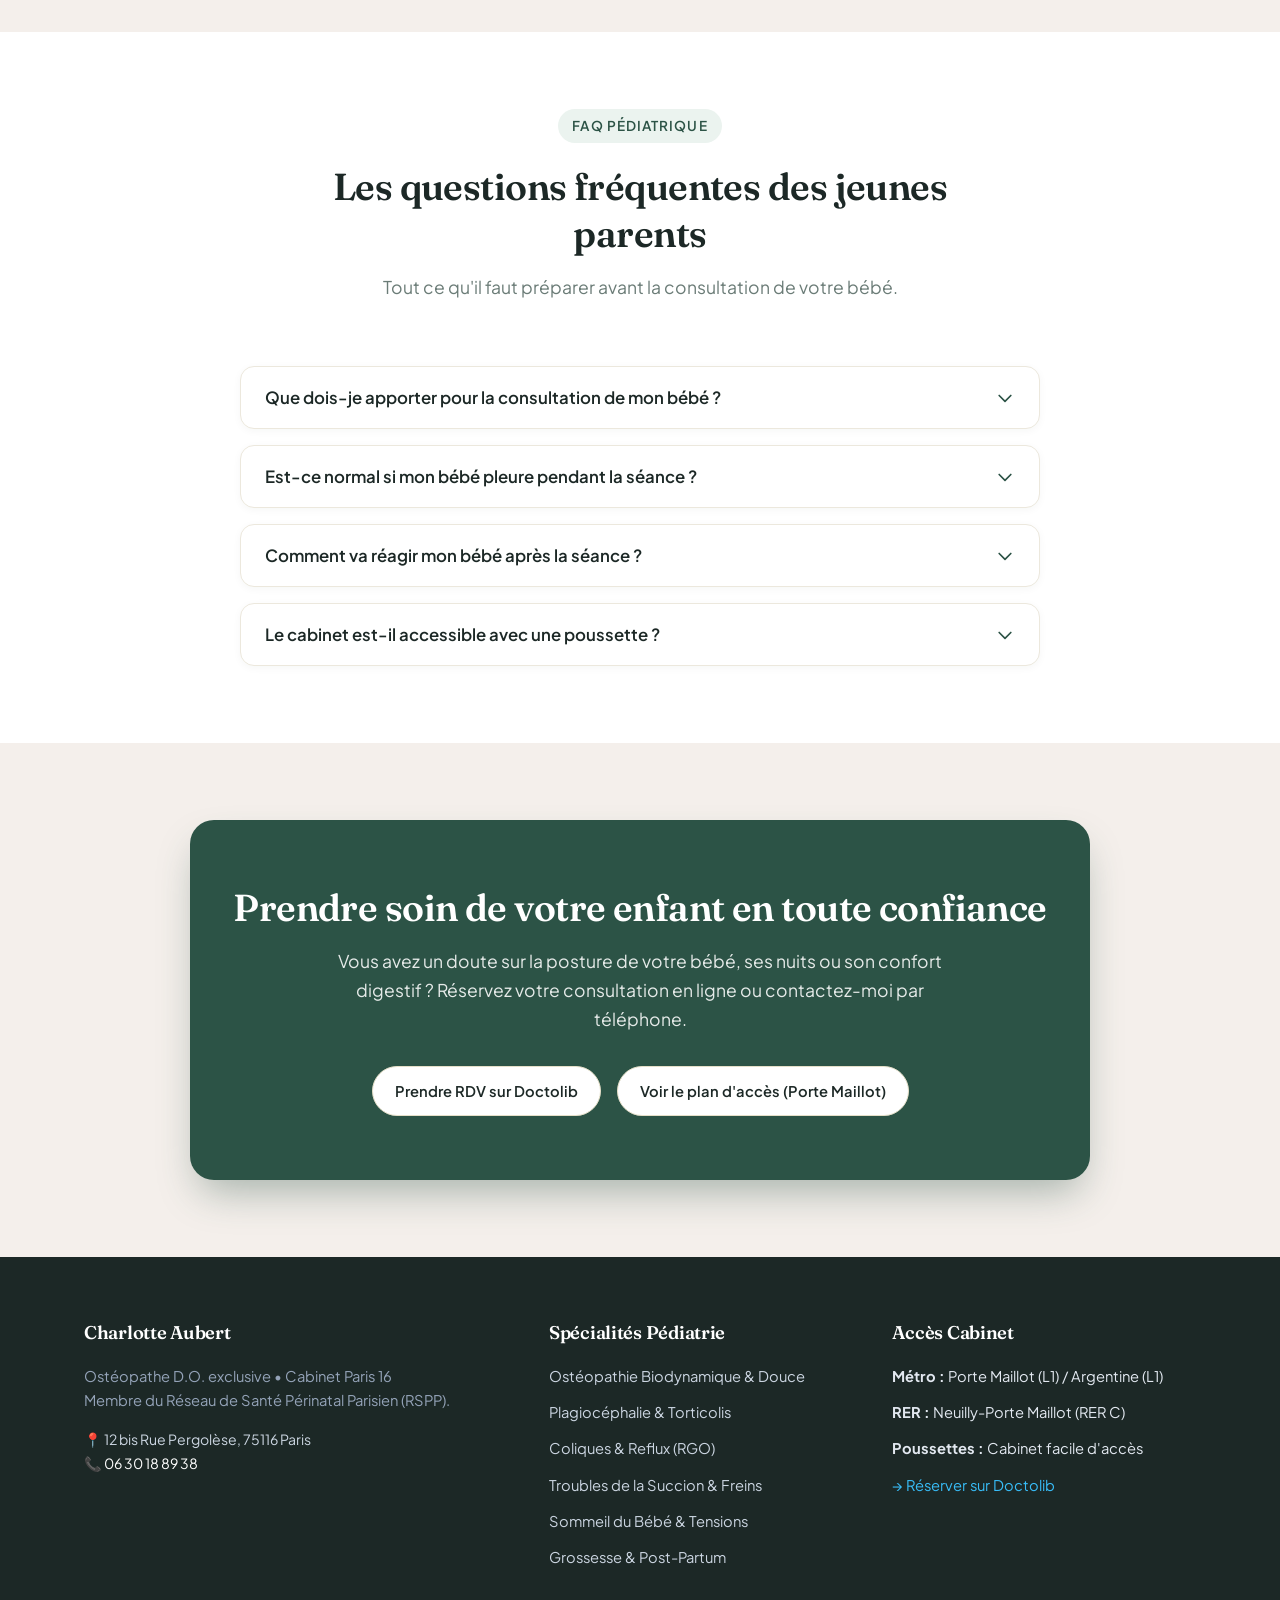
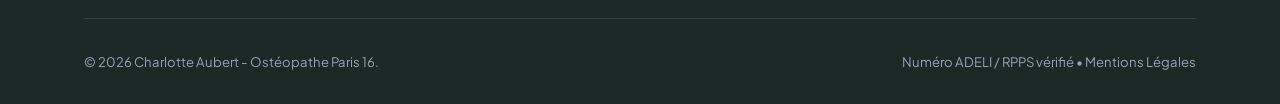
<file: bebe-pediatrie.html>
<!DOCTYPE html>
<html lang="fr">
<head>
  <meta charset="UTF-8">
  <meta name="viewport" content="width=device-width, initial-scale=1.0">
  <title>Ostéopathe Bébé &amp; Nourrisson Paris 16 | Coliques, Tête Plate &amp; Succion – Charlotte Aubert</title>
  <meta name="description" content="Spécialiste en ostéopathie pédiatrique à Paris 16 (Porte Maillot). Soins doux du nourrisson : plagiocéphalie, torticolis, coliques, reflux (RGO) et succion.">
  <link rel="canonical" href="https://www.aubert-osteopatheparis16.com/bebe-pediatrie.html">

  <meta property="og:title" content="Ostéopathe Bébé &amp; Nourrisson Paris 16 | Charlotte Aubert">
  <meta property="og:description" content="Approche douce et biodynamique pour les nourrissons à Paris 16. Prise en charge des coliques, plagiocéphalie et difficultés d'allaitement.">
  <meta property="og:type" content="article">
  <meta property="og:url" content="https://www.aubert-osteopatheparis16.com/bebe-pediatrie.html">

  <link rel="stylesheet" href="css/style.css">

  <script type="application/ld+json">
  {
    "@context": "https://schema.org",
    "@type": "MedicalWebPage",
    "name": "Ostéopathie Bébé et Pédiatrie - Charlotte Aubert Paris 16",
    "description": "Consultations spécialisées en ostéopathie pour nourrissons et tout-petits au cabinet du 12 bis rue Pergolèse, 75116 Paris.",
    "url": "https://www.aubert-osteopatheparis16.com/bebe-pediatrie.html",
    "author": {
      "@type": "Person",
      "name": "Charlotte Aubert",
      "jobTitle": "Ostéopathe D.O."
    }
  }
  </script>
</head>
<body>

  <!-- Bandeau supérieur d'information -->
  <aside class="top-banner" aria-label="Informations pratiques">
    <span>📍 Cabinet Paris 16 : 12 bis Rue Pergolèse (Porte Maillot)</span>
    <span>📞 <a href="tel:0630188938">06 30 18 89 38</a></span>
    <span>👶 Consultations spécialisées nourrissons &amp; bébés</span>
  </aside>

  <!-- En-tête principal -->
  <header class="site-header">
    <div class="container header-inner">
      <a href="index.html" class="site-logo" aria-label="Retour à l'accueil">
        <span class="site-logo-name">Charlotte Aubert</span>
        <span class="site-logo-role">Ostéopathe D.O. • Paris 16</span>
      </a>

      <nav class="desktop-nav" aria-label="Navigation principale">
        <ul class="nav-menu">
          <li><a href="index.html" class="nav-link">Accueil</a></li>
          <li><a href="bebe-pediatrie.html" class="nav-link active">Bébé &amp; Pédiatrie</a></li>
          <li><a href="femme-adulte.html" class="nav-link">Femme &amp; Adulte</a></li>
          <li><a href="deroulement-tarifs.html" class="nav-link">Séance &amp; Tarifs</a></li>
          <li><a href="cabinet-contact.html" class="nav-link">Cabinet &amp; Accès</a></li>
        </ul>
      </nav>

      <div class="header-actions">
        <a href="https://www.doctolib.fr/osteopathe/paris/charlotte-aubert" target="_blank" rel="noopener" class="btn btn-primary btn-sm">
          Prendre RDV en ligne
        </a>
        <button class="burger-btn" id="burgerBtn" aria-label="Ouvrir le menu" aria-expanded="false" aria-controls="mobileNav">
          <span class="burger-line"></span>
          <span class="burger-line"></span>
          <span class="burger-line"></span>
        </button>
      </div>
    </div>
  </header>

  <!-- Menu Mobile -->
  <nav class="mobile-nav" id="mobileNav" aria-label="Menu mobile">
    <a href="index.html" class="mobile-nav-link">Accueil</a>
    <a href="bebe-pediatrie.html" class="mobile-nav-link active">Bébé &amp; Nourrisson (Pédiatrie)</a>
    <a href="femme-adulte.html" class="mobile-nav-link">Femme Enceinte &amp; Adulte</a>
    <a href="deroulement-tarifs.html" class="mobile-nav-link">Déroulement &amp; Tarifs</a>
    <a href="cabinet-contact.html" class="mobile-nav-link">Cabinet Paris 16 &amp; Accès</a>
    <div style="margin-top: 1.5rem; display: flex; flex-direction: column; gap: 0.75rem;">
      <a href="https://www.doctolib.fr/osteopathe/paris/charlotte-aubert" target="_blank" rel="noopener" class="btn btn-doctolib">
        Prendre RDV sur Doctolib
      </a>
      <a href="tel:0630188938" class="btn btn-secondary">
        📞 Appeler le 06 30 18 89 38
      </a>
    </div>
  </nav>

  <main id="mainContent">

    <!-- HÉRO PÉDIATRIE -->
    <section class="hero" style="background-color: var(--color-surface-warm);">
      <div class="container hero-grid">
        <div class="hero-content">
          <div class="tagline">Ostéopathie Pédiatrique &amp; Périnatalité</div>
          <h1>Ostéopathe pour bébé et nourrisson à Paris 16</h1>
          <p class="text-lead">
            La naissance est un événement intense pour le nouveau-né. Les contraintes intra-utérines et le passage dans le bassin maternel peuvent créer des petites tensions crâniennes ou corporelles. L'ostéopathie pédiatrique offre un accompagnement tout en douceur pour apaiser votre bébé et rétablir son confort naturel.
          </p>

          <div class="hero-buttons">
            <a href="https://www.doctolib.fr/osteopathe/paris/charlotte-aubert" target="_blank" rel="noopener" class="btn btn-primary">
              Prendre rendez-vous pour bébé
            </a>
            <a href="#motifs" class="btn btn-secondary">
              Voir les motifs de consultation
            </a>
          </div>

          <div class="hero-reassurance">
            <div class="reassurance-item">
              <svg class="reassurance-icon" fill="none" stroke="currentColor" viewBox="0 0 24 24"><path stroke-linecap="round" stroke-linejoin="round" stroke-width="2" d="M5 13l4 4L19 7"></path></svg>
              <span>Gestes ultra-doux (sans craquement)</span>
            </div>
            <div class="reassurance-item">
              <svg class="reassurance-icon" fill="none" stroke="currentColor" viewBox="0 0 24 24"><path stroke-linecap="round" stroke-linejoin="round" stroke-width="2" d="M12 8v4l3 3m6-3a9 9 0 11-18 0 9 9 0 0118 0z"></path></svg>
              <span>Consultations dès les premiers jours</span>
            </div>
          </div>
        </div>

        <div class="hero-visual">
          <div class="hero-card">
            <figure class="baby-hero-photo">
              <img src="assets/bebe-massage.webp" alt="Une personne masse doucement le dos d’un bébé allongé" width="1200" height="800" fetchpriority="high">
              <figcaption>
                Photo d’illustration — <a href="https://unsplash.com/photos/baby-laying-on-bed-while-woman-massaging-his-back-9nC7j1gAS84" target="_blank" rel="noopener">Khoa Pham / Unsplash</a>
              </figcaption>
            </figure>
            <span class="hero-card-badge">Pédiatrie Douce</span>
            <h2 class="hero-card-title">Quand venir au cabinet ?</h2>
            <ul class="hero-info-list">
              <li class="hero-info-item">
                <svg class="hero-info-icon" fill="none" stroke="currentColor" viewBox="0 0 24 24"><path stroke-linecap="round" stroke-linejoin="round" stroke-width="2" d="M9 12l2 2 4-4m6 2a9 9 0 11-18 0 9 9 0 0118 0z"></path></svg>
                <div>
                  <strong>Bilan de naissance :</strong><br>
                  Idéalement entre 2 et 4 semaines pour libérer les tensions d'accouchement.
                </div>
              </li>
              <li class="hero-info-item">
                <svg class="hero-info-icon" fill="none" stroke="currentColor" viewBox="0 0 24 24"><path stroke-linecap="round" stroke-linejoin="round" stroke-width="2" d="M9 12l2 2 4-4m6 2a9 9 0 11-18 0 9 9 0 0118 0z"></path></svg>
                <div>
                  <strong>En cas d'inconfort immédiat :</strong><br>
                  Dès les premiers jours si difficultés de succion, coliques ou torticolis.
                </div>
              </li>
              <li class="hero-info-item">
                <svg class="hero-info-icon" fill="none" stroke="currentColor" viewBox="0 0 24 24"><path stroke-linecap="round" stroke-linejoin="round" stroke-width="2" d="M9 12l2 2 4-4m6 2a9 9 0 11-18 0 9 9 0 0118 0z"></path></svg>
                <div>
                  <strong>Accouchements particuliers :</strong><br>
                  Recommandé après césarienne, déclenchement, spatules ou ventouse.
                </div>
              </li>
            </ul>
            <div style="margin-top: 1.5rem;">
              <a href="https://www.doctolib.fr/osteopathe/paris/charlotte-aubert" target="_blank" rel="noopener" class="btn btn-doctolib" style="width: 100%;">
                Réserver un créneau Pédiatrie
              </a>
            </div>
          </div>
        </div>
      </div>
    </section>

    <!-- LES 4 GRANDS MOTIFS DE CONSULTATION -->
    <section class="section section-white" id="motifs">
      <div class="container">
        <div class="section-header">
          <div class="tagline">Prise en Charge Ciblée</div>
          <h2>Les principaux motifs de consultation chez le nourrisson</h2>
          <p>Voici les signes fréquents d'inconfort qui amènent les parents à consulter au cabinet de Paris 16.</p>
        </div>

        <div class="grid-2">
          <!-- Motif 1 : Tête plate & Torticolis -->
          <article class="symptom-box" id="tete-plate">
            <h3>
              <svg width="24" height="24" fill="none" stroke="currentColor" viewBox="0 0 24 24"><path stroke-linecap="round" stroke-linejoin="round" stroke-width="2" d="M12 4v1m6 11h2m-6 0h-2v4m0-11v3m0 0h.01M12 12h4.01M16 20h4M4 12h4m12 0h.01M5 8h2a1 1 0 001-1V5a1 1 0 00-1-1H5a1 1 0 00-1 1v2a1 1 0 001 1zm12 0h2a1 1 0 001-1V5a1 1 0 00-1-1h-2a1 1 0 00-1 1v2a1 1 0 001 1zM5 20h2a1 1 0 001-1v-2a1 1 0 00-1-1H5a1 1 0 00-1 1v2a1 1 0 001 1z"></path></svg>
              Plagiocéphalie (Tête Plate) &amp; Torticolis
            </h3>
            <p>
              Le crâne du nourrisson est très malléable. Une tension au niveau du cou (torticolis du nourrisson) pousse le bébé à toujours tourner la tête du même côté, créant un aplatissement d'un côté du crâne (plagiocéphalie) ou à l'arrière (brachycéphalie).
            </p>
            <ul class="symptom-list">
              <li class="symptom-item">
                <span class="symptom-dot"></span>
                <span>Bébé qui regarde systématiquement vers la droite ou vers la gauche.</span>
              </li>
              <li class="symptom-item">
                <span class="symptom-dot"></span>
                <span>Difficulté à tourner la tête de l'autre côté lors de l'éveil ou du change.</span>
              </li>
              <li class="symptom-item">
                <span class="symptom-dot"></span>
                <span><strong>Mon action :</strong> Libération douce des vertèbres cervicales, des fascias thoraciques et remodelage crânien craniosacré sans aucune douleur.</span>
              </li>
            </ul>
          </article>

          <!-- Motif 2 : Coliques, Reflux & Digestion -->
          <article class="symptom-box" id="digestion">
            <h3>
              <svg width="24" height="24" fill="none" stroke="currentColor" viewBox="0 0 24 24"><path stroke-linecap="round" stroke-linejoin="round" stroke-width="2" d="M4.318 6.318a4.5 4.5 0 000 6.364L12 20.364l7.682-7.682a4.5 4.5 0 00-6.364-6.364L12 7.636l-1.318-1.318a4.5 4.5 0 00-6.364 0z"></path></svg>
              Coliques, Reflux (RGO) &amp; Digestion
            </h3>
            <p>
              Le système digestif du nouveau-né est immature et sous le contrôle étroit du <strong>nerf vague</strong>, qui émerge à la base du crâne. Des compressions de la base du crâne ou un diaphragme tendu peuvent perturber le transit et favoriser les régurgitations.
            </p>
            <ul class="symptom-list">
              <li class="symptom-item">
                <span class="symptom-dot"></span>
                <span>Pleurs intenses en fin de journée, bébé qui se tortille et replie ses jambes.</span>
              </li>
              <li class="symptom-item">
                <span class="symptom-dot"></span>
                <span>Régurgitations fréquentes, mâchonnements, rots difficiles et hoquets répétés.</span>
              </li>
              <li class="symptom-item">
                <span class="symptom-dot"></span>
                <span><strong>Mon action :</strong> Relâchement de la base occipitale (émergence du nerf vague), détente du diaphragme et manoeuvres viscérales douces du ventre.</span>
              </li>
            </ul>
          </article>

          <!-- Motif 3 : Troubles de la succion & Allaitement -->
          <article class="symptom-box" id="succion">
            <h3>
              <svg width="24" height="24" fill="none" stroke="currentColor" viewBox="0 0 24 24"><path stroke-linecap="round" stroke-linejoin="round" stroke-width="2" d="M14.828 14.828a4 4 0 01-5.656 0M9 10h.01M15 10h.01M21 12a9 9 0 11-18 0 9 9 0 0118 0z"></path></svg>
              Troubles de la Succion &amp; Allaitement
            </h3>
            <p>
              Téter demande une coordination fine entre la langue, la mâchoire, le palais et le cou. Des tensions articulaires au niveau des temporaux ou de l'ATM peuvent rendre la prise du sein ou du biberon laborieuse et fatigante.
            </p>
            <ul class="symptom-list">
              <li class="symptom-item">
                <span class="symptom-dot"></span>
                <span>Douleurs ou crevasses chez la maman lors de la tétée.</span>
              </li>
              <li class="symptom-item">
                <span class="symptom-dot"></span>
                <span>Bébé qui s'énerve au sein, claque de la langue ou s'endort très vite d'épuisement.</span>
              </li>
              <li class="symptom-item">
                <span class="symptom-dot"></span>
                <span>Accompagnement avant ou après une section de frein de langue (freinectomie).</span>
              </li>
            </ul>
          </article>

          <!-- Motif 4 : Sommeil & Hyper-nervosité -->
          <article class="symptom-box" id="sommeil">
            <h3>
              <svg width="24" height="24" fill="none" stroke="currentColor" viewBox="0 0 24 24"><path stroke-linecap="round" stroke-linejoin="round" stroke-width="2" d="M20.354 15.354A9 9 0 018.646 3.646 9.003 9.003 0 0012 21a9.003 9.003 0 008.354-5.646z"></path></svg>
              Sommeil perturbé &amp; Tensions corporelles
            </h3>
            <p>
              Certains bébés sont constamment « en extension », se cambrent vers l'arrière quand on les prend dans les bras, ou sursautent au moindre bruit en restant dans un état d'alerte permanent.
            </p>
            <ul class="symptom-list">
              <li class="symptom-item">
                <span class="symptom-dot"></span>
                <span>Difficultés d'endormissement, bébé qui ne peut dormir que porté ou en écharpe.</span>
              </li>
              <li class="symptom-item">
                <span class="symptom-dot"></span>
                <span>Bébé qui se cambre en arc de cercle vers l'arrière et semble inconfortable posé à plat.</span>
              </li>
              <li class="symptom-item">
                <span class="symptom-dot"></span>
                <span><strong>Mon action :</strong> Apaisement du système nerveux autonome grâce à l'ostéopathie biodynamique crânio-sacrée.</span>
              </li>
            </ul>
          </article>
        </div>
      </div>
    </section>

    <!-- DÉROULEMENT D'UNE SÉANCE BÉBÉ : RÉASSURANCE PARENTS -->
    <section class="section section-warm">
      <div class="container">
        <div class="section-header">
          <div class="tagline">Bienveillance &amp; Confort</div>
          <h2>Comment se déroule la séance pour votre enfant ?</h2>
          <p>Au cabinet de la rue Pergolèse, le bien-être et le rythme du bébé passent avant tout.</p>
        </div>

        <div class="grid-3">
          <div class="card-service">
            <div class="card-icon-box warm">1</div>
            <h3>Au rythme de bébé</h3>
            <p>
              Si bébé a faim, a besoin d'être changé, bercé ou rassuré dans les bras de ses parents, nous faisons une pause. La consultation s'adapte à ses besoins.
            </p>
          </div>

          <div class="card-service">
            <div class="card-icon-box warm">2</div>
            <h3>Pression du poids d'une plume</h3>
            <p>
              Les techniques manuelles sont microscopiques, douces et sans contrainte. Jamais de manipulation brusque. La plupart des nourrissons s'apaisent et s'endorment pendant le soin.
            </p>
          </div>

          <div class="card-service">
            <div class="card-icon-box warm">3</div>
            <h3>Conseils pratiques pour la maison</h3>
            <p>
              Je vous montre des postures de portage simples, des stimulations au sol pour muscler le cou et des techniques de positionnement adaptées à la maison.
            </p>
          </div>
        </div>

        <div style="text-align: center; margin-top: 3rem;">
          <a href="https://www.doctolib.fr/osteopathe/paris/charlotte-aubert" target="_blank" rel="noopener" class="btn btn-primary">
            Prendre RDV pour votre nourrisson sur Doctolib
          </a>
        </div>
      </div>
    </section>

    <!-- FAQ SPÉCIFIQUE NOURRISSON -->
    <section class="section section-white">
      <div class="container">
        <div class="section-header">
          <div class="tagline">FAQ Pédiatrique</div>
          <h2>Les questions fréquentes des jeunes parents</h2>
          <p>Tout ce qu'il faut préparer avant la consultation de votre bébé.</p>
        </div>

        <div class="faq-list">
          <div class="faq-item">
            <button class="faq-question" aria-expanded="false">
              <span>Que dois-je apporter pour la consultation de mon bébé ?</span>
              <svg class="faq-icon" fill="none" stroke="currentColor" viewBox="0 0 24 24"><path stroke-linecap="round" stroke-linejoin="round" stroke-width="2" d="M19 9l-7 7-7-7"></path></svg>
            </button>
            <div class="faq-answer">
              Pensez à apporter son <strong>carnet de santé</strong>, un lange propre avec son odeur rassurante, sa tétine (s'il en prend une) et un biberon s'il n'est pas nourri au sein. Le cabinet est chauffé et adapté au confort des tout-petits.
            </div>
          </div>

          <div class="faq-item">
            <button class="faq-question" aria-expanded="false">
              <span>Est-ce normal si mon bébé pleure pendant la séance ?</span>
              <svg class="faq-icon" fill="none" stroke="currentColor" viewBox="0 0 24 24"><path stroke-linecap="round" stroke-linejoin="round" stroke-width="2" d="M19 9l-7 7-7-7"></path></svg>
            </button>
            <div class="faq-answer">
              Le pleur est le seul mode d'expression du bébé. Il n'est pas provoqué par de la douleur, mais souvent par la libération d'une tension émotionnelle ou le simple fait d'être déshabillé. Dès que nécessaire, nous posons les mains et vous pouvez prendre votre bébé contre vous.
            </div>
          </div>

          <div class="faq-item">
            <button class="faq-question" aria-expanded="false">
              <span>Comment va réagir mon bébé après la séance ?</span>
              <svg class="faq-icon" fill="none" stroke="currentColor" viewBox="0 0 24 24"><path stroke-linecap="round" stroke-linejoin="round" stroke-width="2" d="M19 9l-7 7-7-7"></path></svg>
            </button>
            <div class="faq-answer">
              Dans la majorité des cas, le nourrisson dort profondément pendant plusieurs heures après la séance car son corps intègre les relâchements. Parfois, un léger regain d'agitation de 24h peut survenir (effet rebond normal) avant une nette détente durable.
            </div>
          </div>

          <div class="faq-item">
            <button class="faq-question" aria-expanded="false">
              <span>Le cabinet est-il accessible avec une poussette ?</span>
              <svg class="faq-icon" fill="none" stroke="currentColor" viewBox="0 0 24 24"><path stroke-linecap="round" stroke-linejoin="round" stroke-width="2" d="M19 9l-7 7-7-7"></path></svg>
            </button>
            <div class="faq-answer">
              Oui, le cabinet au 12 bis rue Pergolèse est facile d'accès avec poussette. Vous pouvez la faire entrer directement dans la salle d'attente.
            </div>
          </div>
        </div>
      </div>
    </section>

    <!-- SECTION CTA -->
    <section class="section section-warm">
      <div class="container">
        <div class="cta-box">
          <h2>Prendre soin de votre enfant en toute confiance</h2>
          <p>
            Vous avez un doute sur la posture de votre bébé, ses nuits ou son confort digestif ? Réservez votre consultation en ligne ou contactez-moi par téléphone.
          </p>
          <div class="btn-group">
            <a href="https://www.doctolib.fr/osteopathe/paris/charlotte-aubert" target="_blank" rel="noopener" class="btn btn-secondary">
              Prendre RDV sur Doctolib
            </a>
            <a href="cabinet-contact.html" class="btn btn-secondary">
              Voir le plan d'accès (Porte Maillot)
            </a>
          </div>
        </div>
      </div>
    </section>

  </main>

  <!-- Footer -->
  <footer class="site-footer">
    <div class="container">
      <div class="footer-grid">
        <div class="footer-col">
          <h4>Charlotte Aubert</h4>
          <p style="color: #94A3B8; margin-bottom: 1rem;">
            Ostéopathe D.O. exclusive • Cabinet Paris 16<br>
            Membre du Réseau de Santé Périnatal Parisien (RSPP).
          </p>
          <p style="color: #CBD5E1; font-size: 0.88rem;">
            📍 12 bis Rue Pergolèse, 75116 Paris<br>
            📞 <a href="tel:0630188938" style="color: #FFFFFF;">06 30 18 89 38</a>
          </p>
        </div>

        <div class="footer-col">
          <h4>Spécialités Pédiatrie</h4>
          <ul class="footer-list">
            <li><a href="index.html#biodynamique">Ostéopathie Biodynamique &amp; Douce</a></li>
            <li><a href="#tete-plate">Plagiocéphalie &amp; Torticolis</a></li>
            <li><a href="#digestion">Coliques &amp; Reflux (RGO)</a></li>
            <li><a href="#succion">Troubles de la Succion &amp; Freins</a></li>
            <li><a href="#sommeil">Sommeil du Bébé &amp; Tensions</a></li>
            <li><a href="femme-adulte.html">Grossesse &amp; Post-Partum</a></li>
          </ul>
        </div>

        <div class="footer-col">
          <h4>Accès Cabinet</h4>
          <ul class="footer-list">
            <li><strong>Métro :</strong> Porte Maillot (L1) / Argentine (L1)</li>
            <li><strong>RER :</strong> Neuilly-Porte Maillot (RER C)</li>
            <li><strong>Poussettes :</strong> Cabinet facile d'accès</li>
            <li><a href="https://www.doctolib.fr/osteopathe/paris/charlotte-aubert" target="_blank" rel="noopener" style="color: #38BDF8;">→ Réserver sur Doctolib</a></li>
          </ul>
        </div>
      </div>

      <div class="footer-bottom">
        <div>&copy; <span id="currentYear">2026</span> Charlotte Aubert - Ostéopathe Paris 16.</div>
        <div>Numéro ADELI / RPPS vérifié • Mentions Légales</div>
      </div>
    </div>
  </footer>

  <!-- Barre mobile -->
  <aside class="mobile-sticky-bar" aria-label="Réservation rapide">
    <a href="https://www.doctolib.fr/osteopathe/paris/charlotte-aubert" target="_blank" rel="noopener" class="btn btn-doctolib">
      Prendre RDV Bébé (Doctolib)
    </a>
    <a href="tel:0630188938" class="btn btn-secondary">
      📞 Appeler
    </a>
  </aside>

  <script src="js/main.js"></script>
</body>
</html>
</file>
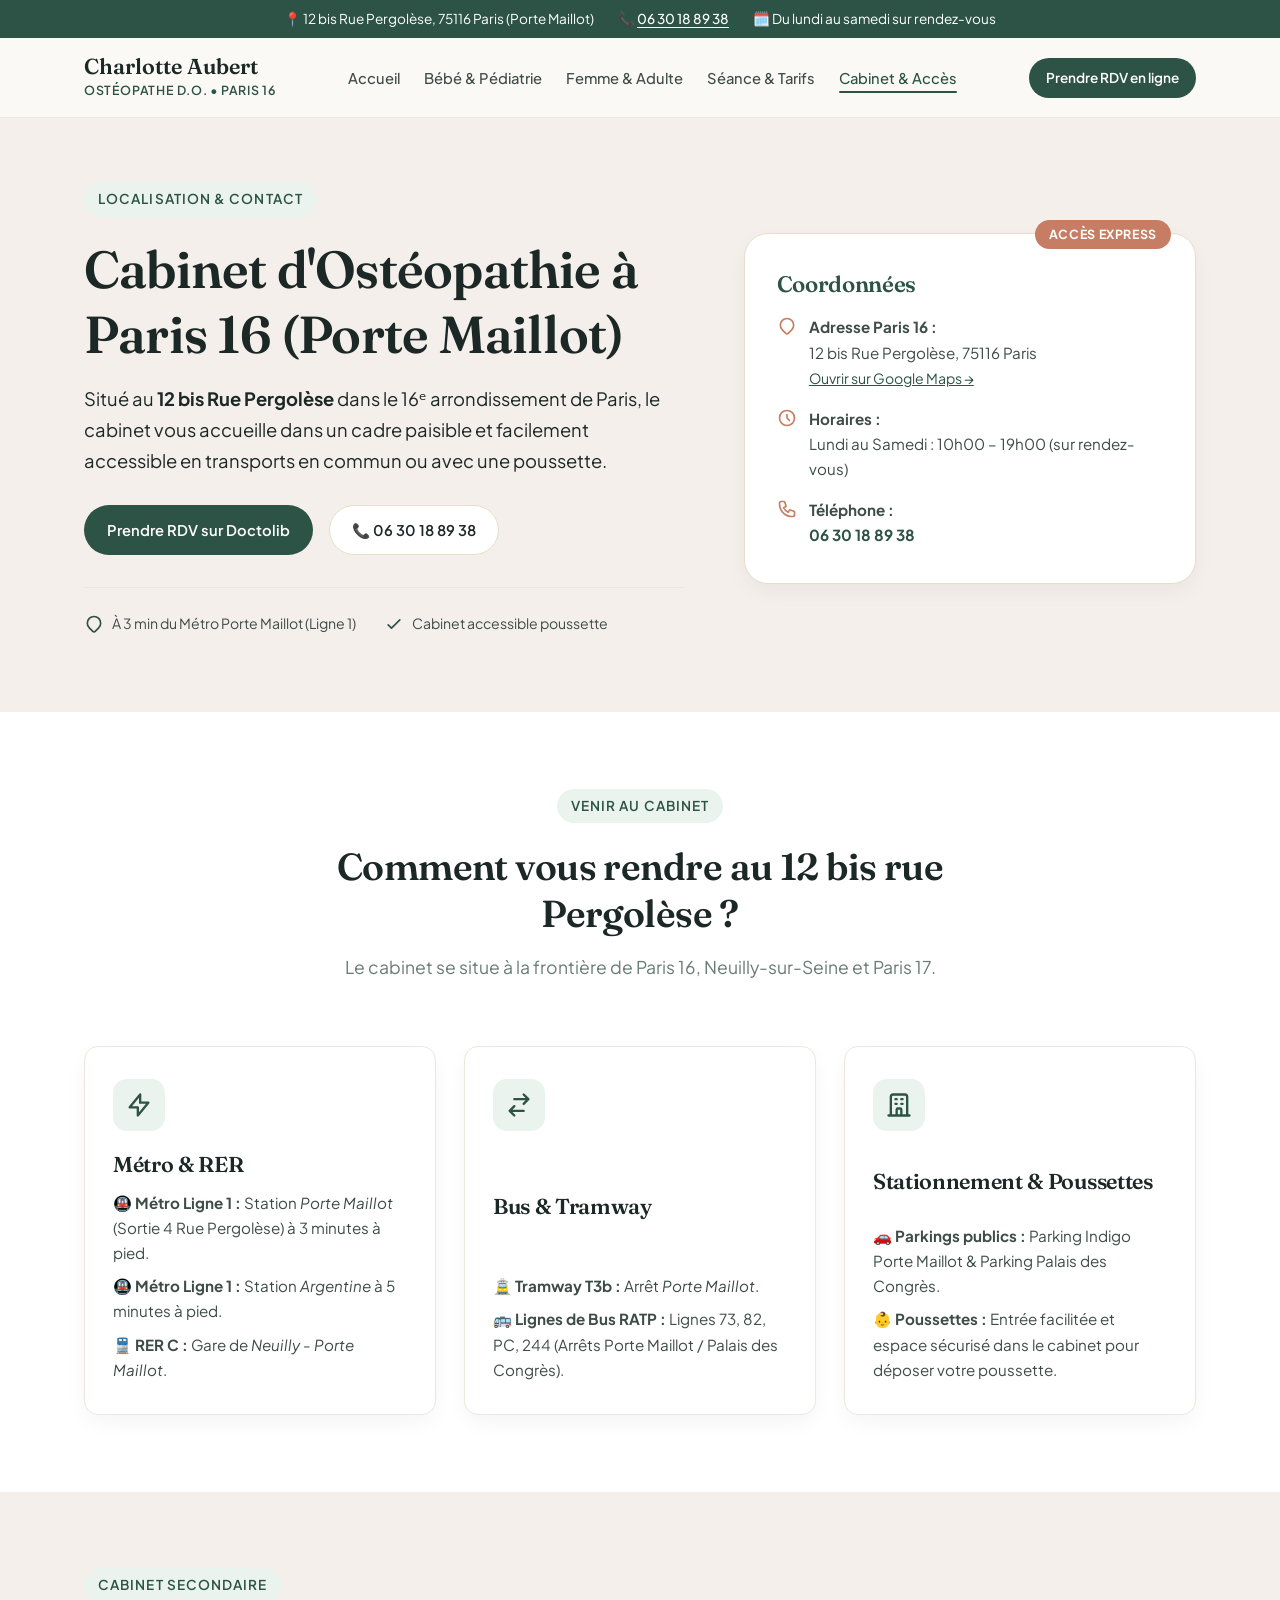
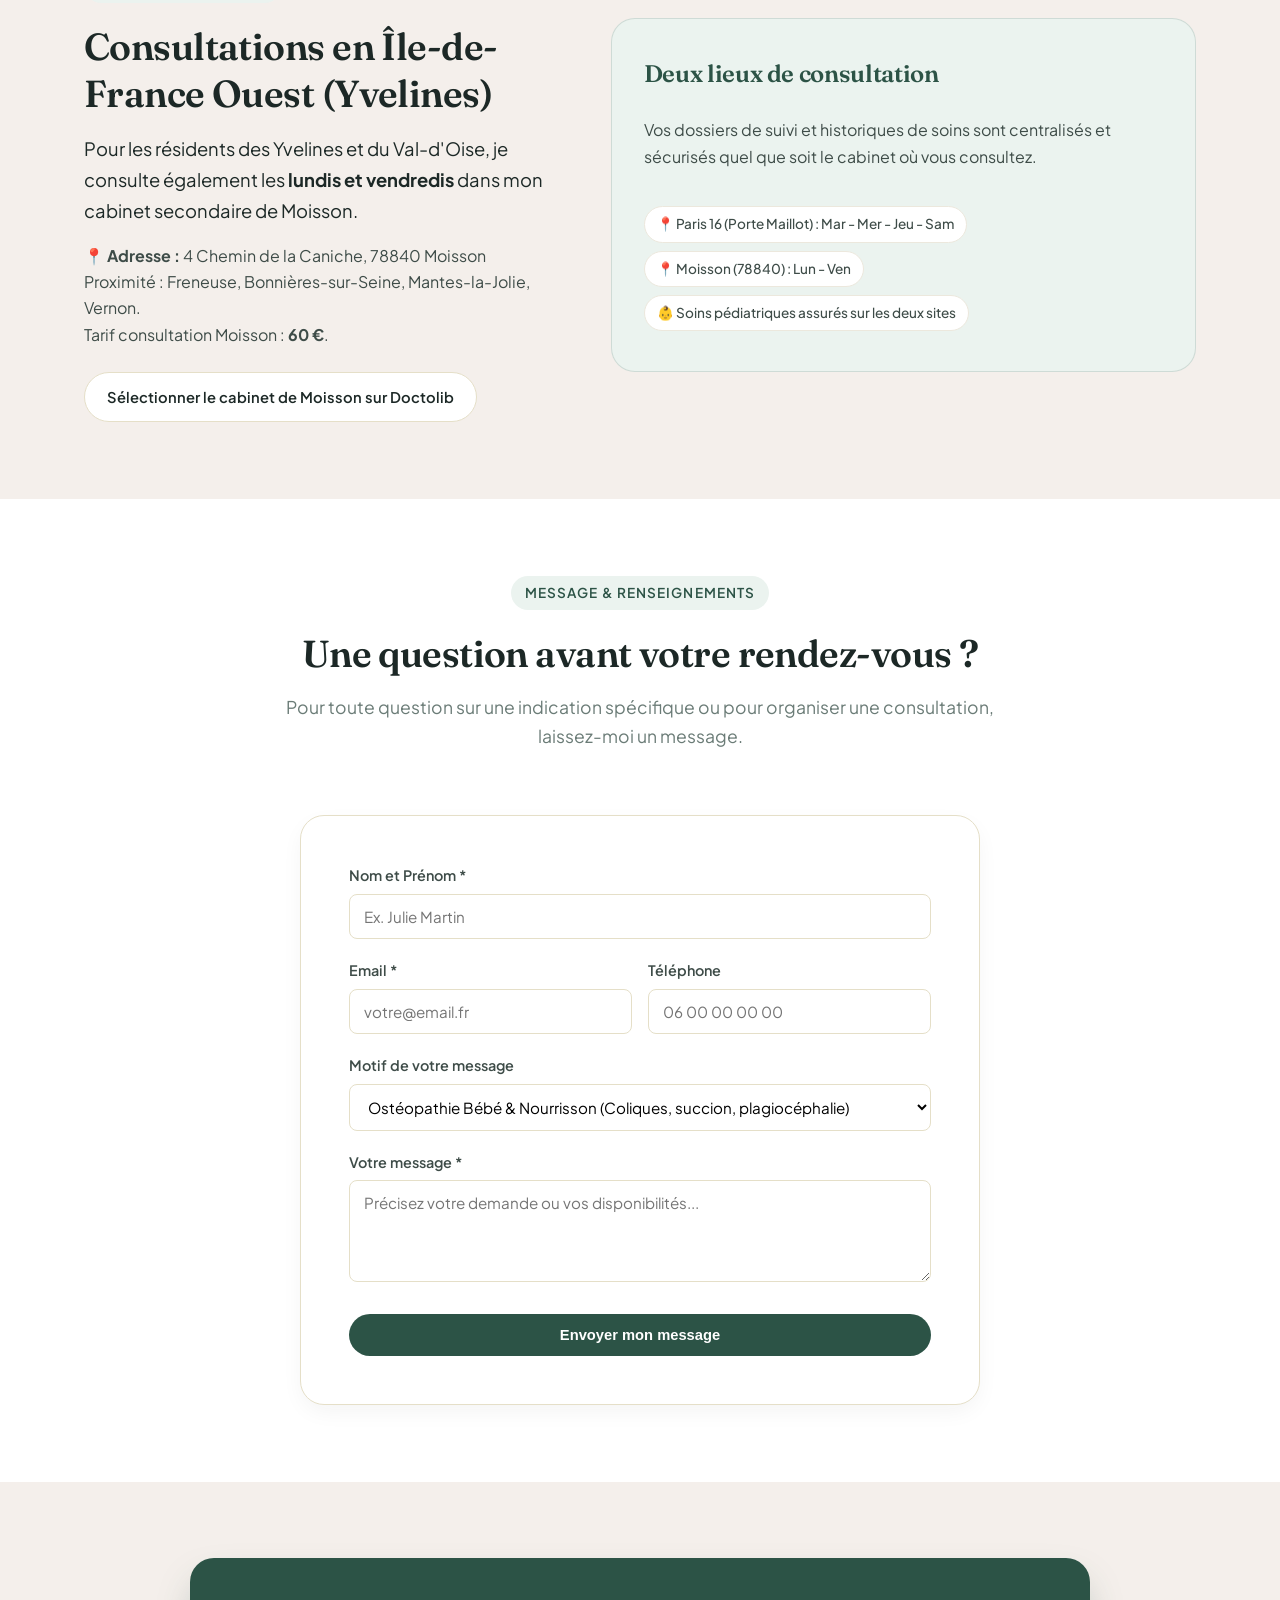
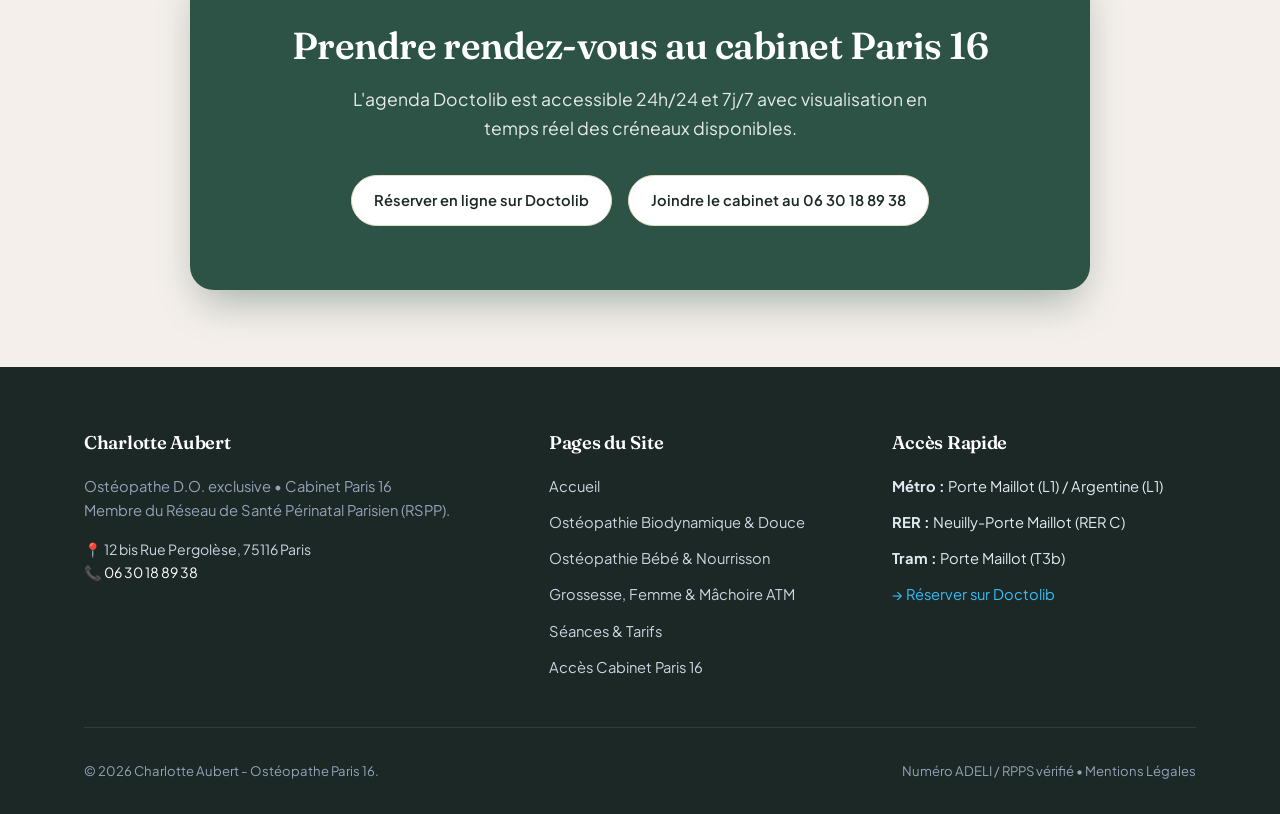
<file: cabinet-contact.html>
<!DOCTYPE html>
<html lang="fr">
<head>
  <meta charset="UTF-8">
  <meta name="viewport" content="width=device-width, initial-scale=1.0">
  <title>Cabinet d'Ostéopathie Paris 16 (Porte Maillot) | Accès &amp; Contact – Charlotte Aubert</title>
  <meta name="description" content="Accès au cabinet d'ostéopathie : 12 bis Rue Pergolèse, 75116 Paris. Métro Porte Maillot (L1, RER C, T3b). Prise de rendez-vous sur Doctolib ou au 06 30 18 89 38.">
  <link rel="canonical" href="https://www.aubert-osteopatheparis16.com/cabinet-contact.html">

  <meta property="og:title" content="Cabinet d'Ostéopathie Paris 16 (Porte Maillot) | Contact &amp; Accès">
  <meta property="og:description" content="Toutes les informations pratiques : adresse au 12 bis rue Pergolèse 75116 Paris, transports, horaires et contact.">
  <meta property="og:type" content="article">
  <meta property="og:url" content="https://www.aubert-osteopatheparis16.com/cabinet-contact.html">

  <link rel="stylesheet" href="css/style.css">

  <script type="application/ld+json">
  {
    "@context": "https://schema.org",
    "@type": "MedicalBusiness",
    "name": "Cabinet d'Ostéopathie Charlotte Aubert Paris 16",
    "address": {
      "@type": "PostalAddress",
      "streetAddress": "12 bis Rue Pergolèse",
      "addressLocality": "Paris",
      "postalCode": "75116",
      "addressCountry": "FR"
    },
    "telephone": "0630188938",
    "url": "https://www.aubert-osteopatheparis16.com/cabinet-contact.html"
  }
  </script>
</head>
<body>

  <!-- Bandeau supérieur -->
  <aside class="top-banner" aria-label="Informations pratiques">
    <span>📍 12 bis Rue Pergolèse, 75116 Paris (Porte Maillot)</span>
    <span>📞 <a href="tel:0630188938">06 30 18 89 38</a></span>
    <span>🗓️ Du lundi au samedi sur rendez-vous</span>
  </aside>

  <!-- En-tête -->
  <header class="site-header">
    <div class="container header-inner">
      <a href="index.html" class="site-logo" aria-label="Retour à l'accueil">
        <span class="site-logo-name">Charlotte Aubert</span>
        <span class="site-logo-role">Ostéopathe D.O. • Paris 16</span>
      </a>

      <nav class="desktop-nav" aria-label="Navigation principale">
        <ul class="nav-menu">
          <li><a href="index.html" class="nav-link">Accueil</a></li>
          <li><a href="bebe-pediatrie.html" class="nav-link">Bébé &amp; Pédiatrie</a></li>
          <li><a href="femme-adulte.html" class="nav-link">Femme &amp; Adulte</a></li>
          <li><a href="deroulement-tarifs.html" class="nav-link">Séance &amp; Tarifs</a></li>
          <li><a href="cabinet-contact.html" class="nav-link active">Cabinet &amp; Accès</a></li>
        </ul>
      </nav>

      <div class="header-actions">
        <a href="https://www.doctolib.fr/osteopathe/paris/charlotte-aubert" target="_blank" rel="noopener" class="btn btn-primary btn-sm">
          Prendre RDV en ligne
        </a>
        <button class="burger-btn" id="burgerBtn" aria-label="Ouvrir le menu" aria-expanded="false" aria-controls="mobileNav">
          <span class="burger-line"></span>
          <span class="burger-line"></span>
          <span class="burger-line"></span>
        </button>
      </div>
    </div>
  </header>

  <!-- Menu Mobile -->
  <nav class="mobile-nav" id="mobileNav" aria-label="Menu mobile">
    <a href="index.html" class="mobile-nav-link">Accueil</a>
    <a href="bebe-pediatrie.html" class="mobile-nav-link">Bébé &amp; Nourrisson (Pédiatrie)</a>
    <a href="femme-adulte.html" class="mobile-nav-link">Femme Enceinte &amp; Adulte</a>
    <a href="deroulement-tarifs.html" class="mobile-nav-link">Déroulement &amp; Tarifs</a>
    <a href="cabinet-contact.html" class="mobile-nav-link active">Cabinet Paris 16 &amp; Accès</a>
    <div style="margin-top: 1.5rem; display: flex; flex-direction: column; gap: 0.75rem;">
      <a href="https://www.doctolib.fr/osteopathe/paris/charlotte-aubert" target="_blank" rel="noopener" class="btn btn-doctolib">
        Prendre RDV sur Doctolib
      </a>
      <a href="tel:0630188938" class="btn btn-secondary">
        📞 Appeler le 06 30 18 89 38
      </a>
    </div>
  </nav>

  <main id="mainContent">

    <!-- HÉRO CONTACT -->
    <section class="hero" style="background-color: var(--color-surface-warm);">
      <div class="container hero-grid">
        <div class="hero-content">
          <div class="tagline">Localisation &amp; Contact</div>
          <h1>Cabinet d'Ostéopathie à Paris 16 (Porte Maillot)</h1>
          <p class="text-lead">
            Situé au <strong>12 bis Rue Pergolèse</strong> dans le 16ᵉ arrondissement de Paris, le cabinet vous accueille dans un cadre paisible et facilement accessible en transports en commun ou avec une poussette.
          </p>

          <div class="hero-buttons">
            <a href="https://www.doctolib.fr/osteopathe/paris/charlotte-aubert" target="_blank" rel="noopener" class="btn btn-primary">
              Prendre RDV sur Doctolib
            </a>
            <a href="tel:0630188938" class="btn btn-secondary">
              📞 06 30 18 89 38
            </a>
          </div>

          <div class="hero-reassurance">
            <div class="reassurance-item">
              <svg class="reassurance-icon" fill="none" stroke="currentColor" viewBox="0 0 24 24"><path stroke-linecap="round" stroke-linejoin="round" stroke-width="2" d="M17.657 16.657L13.414 20.9a1.998 1.998 0 01-2.827 0l-4.244-4.243a8 8 0 1111.314 0z"></path></svg>
              <span>À 3 min du Métro Porte Maillot (Ligne 1)</span>
            </div>
            <div class="reassurance-item">
              <svg class="reassurance-icon" fill="none" stroke="currentColor" viewBox="0 0 24 24"><path stroke-linecap="round" stroke-linejoin="round" stroke-width="2" d="M5 13l4 4L19 7"></path></svg>
              <span>Cabinet accessible poussette</span>
            </div>
          </div>
        </div>

        <div class="hero-visual">
          <div class="hero-card">
            <span class="hero-card-badge">Accès Express</span>
            <h2 class="hero-card-title">Coordonnées</h2>
            <ul class="hero-info-list">
              <li class="hero-info-item">
                <svg class="hero-info-icon" fill="none" stroke="currentColor" viewBox="0 0 24 24"><path stroke-linecap="round" stroke-linejoin="round" stroke-width="2" d="M17.657 16.657L13.414 20.9a1.998 1.998 0 01-2.827 0l-4.244-4.243a8 8 0 1111.314 0z"></path></svg>
                <div>
                  <strong>Adresse Paris 16 :</strong><br>
                  12 bis Rue Pergolèse, 75116 Paris<br>
                  <a href="https://maps.google.com/?q=12+bis+Rue+Pergolesi+75116+Paris" target="_blank" rel="noopener" style="color: var(--color-brand-primary); font-size: 0.88rem; text-decoration: underline;">Ouvrir sur Google Maps &rarr;</a>
                </div>
              </li>
              <li class="hero-info-item">
                <svg class="hero-info-icon" fill="none" stroke="currentColor" viewBox="0 0 24 24"><path stroke-linecap="round" stroke-linejoin="round" stroke-width="2" d="M12 8v4l3 3m6-3a9 9 0 11-18 0 9 9 0 0118 0z"></path></svg>
                <div>
                  <strong>Horaires :</strong><br>
                  Lundi au Samedi : 10h00 – 19h00 (sur rendez-vous)
                </div>
              </li>
              <li class="hero-info-item">
                <svg class="hero-info-icon" fill="none" stroke="currentColor" viewBox="0 0 24 24"><path stroke-linecap="round" stroke-linejoin="round" stroke-width="2" d="M3 5a2 2 0 012-2h3.28a1 1 0 01.948.684l1.498 4.493a1 1 0 01-.502 1.21l-2.257 1.13a11.042 11.042 0 005.516 5.516l1.13-2.257a1 1 0 011.21-.502l4.493 1.498a1 1 0 01.684.949V19a2 2 0 01-2 2h-1C9.716 21 3 14.284 3 6V5z"></path></svg>
                <div>
                  <strong>Téléphone :</strong><br>
                  <a href="tel:0630188938" style="font-weight: 700; color: var(--color-brand-primary);">06 30 18 89 38</a>
                </div>
              </li>
            </ul>
          </div>
        </div>
      </div>
    </section>

    <!-- SECTION TRANSPORTS & ACCÈS DÉTAILLÉ -->
    <section class="section section-white">
      <div class="container">
        <div class="section-header">
          <div class="tagline">Venir au Cabinet</div>
          <h2>Comment vous rendre au 12 bis rue Pergolèse ?</h2>
          <p>Le cabinet se situe à la frontière de Paris 16, Neuilly-sur-Seine et Paris 17.</p>
        </div>

        <div class="grid-3">
          <div class="card-service">
            <div class="card-icon-box">
              <svg width="28" height="28" fill="none" stroke="currentColor" viewBox="0 0 24 24"><path stroke-linecap="round" stroke-linejoin="round" stroke-width="2" d="M13 10V3L4 14h7v7l9-11h-7z"></path></svg>
            </div>
            <h3>Métro &amp; RER</h3>
            <ul style="list-style: none; display: flex; flex-direction: column; gap: 0.5rem; font-size: 0.95rem;">
              <li>🚇 <strong>Métro Ligne 1 :</strong> Station <em>Porte Maillot</em> (Sortie 4 Rue Pergolèse) à 3 minutes à pied.</li>
              <li>🚇 <strong>Métro Ligne 1 :</strong> Station <em>Argentine</em> à 5 minutes à pied.</li>
              <li>🚆 <strong>RER C :</strong> Gare de <em>Neuilly - Porte Maillot</em>.</li>
            </ul>
          </div>

          <div class="card-service">
            <div class="card-icon-box">
              <svg width="28" height="28" fill="none" stroke="currentColor" viewBox="0 0 24 24"><path stroke-linecap="round" stroke-linejoin="round" stroke-width="2" d="M8 7h12m0 0l-4-4m4 4l-4 4m0 6H4m0 0l4 4m-4-4l4-4"></path></svg>
            </div>
            <h3>Bus &amp; Tramway</h3>
            <ul style="list-style: none; display: flex; flex-direction: column; gap: 0.5rem; font-size: 0.95rem;">
              <li>🚊 <strong>Tramway T3b :</strong> Arrêt <em>Porte Maillot</em>.</li>
              <li>🚌 <strong>Lignes de Bus RATP :</strong> Lignes 73, 82, PC, 244 (Arrêts Porte Maillot / Palais des Congrès).</li>
            </ul>
          </div>

          <div class="card-service">
            <div class="card-icon-box">
              <svg width="28" height="28" fill="none" stroke="currentColor" viewBox="0 0 24 24"><path stroke-linecap="round" stroke-linejoin="round" stroke-width="2" d="M19 21V5a2 2 0 00-2-2H7a2 2 0 00-2 2v16m14 0h2m-2 0h-5m-9 0H3m2 0h5M9 7h1m-1 4h1m4-4h1m-1 4h1m-5 10v-5a1 1 0 011-1h2a1 1 0 011 1v5m-4 0h4"></path></svg>
            </div>
            <h3>Stationnement &amp; Poussettes</h3>
            <ul style="list-style: none; display: flex; flex-direction: column; gap: 0.5rem; font-size: 0.95rem;">
              <li>🚗 <strong>Parkings publics :</strong> Parking Indigo Porte Maillot &amp; Parking Palais des Congrès.</li>
              <li>👶 <strong>Poussettes :</strong> Entrée facilitée et espace sécurisé dans le cabinet pour déposer votre poussette.</li>
            </ul>
          </div>
        </div>
      </div>
    </section>

    <!-- SECTION LE SECOND CABINET (MOISSON - YVELINES) -->
    <section class="section section-warm">
      <div class="container">
        <div class="bio-grid">
          <div>
            <div class="tagline">Cabinet Secondaire</div>
            <h2>Consultations en Île-de-France Ouest (Yvelines)</h2>
            <p class="text-lead">
              Pour les résidents des Yvelines et du Val-d'Oise, je consulte également les <strong>lundis et vendredis</strong> dans mon cabinet secondaire de Moisson.
            </p>
            <p>
              📍 <strong>Adresse :</strong> 4 Chemin de la Caniche, 78840 Moisson<br>
              Proximité : Freneuse, Bonnières-sur-Seine, Mantes-la-Jolie, Vernon.<br>
              Tarif consultation Moisson : <strong>60 €</strong>.
            </p>
            <div style="margin-top: 1.5rem;">
              <a href="https://www.doctolib.fr/osteopathe/paris/charlotte-aubert" target="_blank" rel="noopener" class="btn btn-secondary">
                Sélectionner le cabinet de Moisson sur Doctolib
              </a>
            </div>
          </div>

          <div class="bio-card-highlight">
            <h3>Deux lieux de consultation</h3>
            <p>
              Vos dossiers de suivi et historiques de soins sont centralisés et sécurisés quel que soit le cabinet où vous consultez.
            </p>
            <ul class="bio-pills">
              <li class="bio-pill">📍 Paris 16 (Porte Maillot) : Mar - Mer - Jeu - Sam</li>
              <li class="bio-pill">📍 Moisson (78840) : Lun - Ven</li>
              <li class="bio-pill">👶 Soins pédiatriques assurés sur les deux sites</li>
            </ul>
          </div>
        </div>
      </div>
    </section>

    <!-- SECTION FORMULAIRE DE CONTACT DIRECT -->
    <section class="section section-white">
      <div class="container">
        <div class="section-header">
          <div class="tagline">Message &amp; Renseignements</div>
          <h2>Une question avant votre rendez-vous ?</h2>
          <p>Pour toute question sur une indication spécifique ou pour organiser une consultation, laissez-moi un message.</p>
        </div>

        <div style="max-width: 680px; margin-left: auto; margin-right: auto; background-color: var(--color-surface); border: 1px solid var(--color-border); border-radius: var(--radius-lg); padding: clamp(2rem, 4vw, 3rem); box-shadow: var(--shadow-card);">
          <form id="contactForm" onsubmit="event.preventDefault(); alert('Merci pour votre message. Charlotte Aubert vous répondra dans les meilleurs délais.');">
            <div style="display: grid; grid-template-columns: 1fr; gap: 1.25rem; margin-bottom: 1.5rem;">
              <div>
                <label for="contactNom" style="display: block; font-weight: 600; font-size: 0.9rem; margin-bottom: 6px;">Nom et Prénom *</label>
                <input type="text" id="contactNom" required placeholder="Ex. Julie Martin" style="width: 100%; padding: 12px 14px; border: 1px solid var(--color-border); border-radius: var(--radius-sm); font-family: inherit; font-size: 0.95rem;">
              </div>

              <div style="display: grid; grid-template-columns: 1fr 1fr; gap: 1rem;">
                <div>
                  <label for="contactEmail" style="display: block; font-weight: 600; font-size: 0.9rem; margin-bottom: 6px;">Email *</label>
                  <input type="email" id="contactEmail" required placeholder="votre@email.fr" style="width: 100%; padding: 12px 14px; border: 1px solid var(--color-border); border-radius: var(--radius-sm); font-family: inherit; font-size: 0.95rem;">
                </div>
                <div>
                  <label for="contactTel" style="display: block; font-weight: 600; font-size: 0.9rem; margin-bottom: 6px;">Téléphone</label>
                  <input type="tel" id="contactTel" placeholder="06 00 00 00 00" style="width: 100%; padding: 12px 14px; border: 1px solid var(--color-border); border-radius: var(--radius-sm); font-family: inherit; font-size: 0.95rem;">
                </div>
              </div>

              <div>
                <label for="contactMotif" style="display: block; font-weight: 600; font-size: 0.9rem; margin-bottom: 6px;">Motif de votre message</label>
                <select id="contactMotif" style="width: 100%; padding: 12px 14px; border: 1px solid var(--color-border); border-radius: var(--radius-sm); font-family: inherit; font-size: 0.95rem; background-color: #FFFFFF;">
                  <option value="bebe">Ostéopathie Bébé &amp; Nourrisson (Coliques, succion, plagiocéphalie)</option>
                  <option value="femme">Santé de la Femme / Grossesse / Post-partum</option>
                  <option value="adulte">Consultation Adulte / Mâchoire (ATM) / Dos</option>
                  <option value="autre">Autre renseignement</option>
                </select>
              </div>

              <div>
                <label for="contactMessage" style="display: block; font-weight: 600; font-size: 0.9rem; margin-bottom: 6px;">Votre message *</label>
                <textarea id="contactMessage" required rows="4" placeholder="Précisez votre demande ou vos disponibilités..." style="width: 100%; padding: 12px 14px; border: 1px solid var(--color-border); border-radius: var(--radius-sm); font-family: inherit; font-size: 0.95rem; resize: vertical;"></textarea>
              </div>
            </div>

            <button type="submit" class="btn btn-primary" style="width: 100%;">
              Envoyer mon message
            </button>
          </form>
        </div>
      </div>
    </section>

    <!-- SECTION CTA -->
    <section class="section section-warm">
      <div class="container">
        <div class="cta-box">
          <h2>Prendre rendez-vous au cabinet Paris 16</h2>
          <p>
            L'agenda Doctolib est accessible 24h/24 et 7j/7 avec visualisation en temps réel des créneaux disponibles.
          </p>
          <div class="btn-group">
            <a href="https://www.doctolib.fr/osteopathe/paris/charlotte-aubert" target="_blank" rel="noopener" class="btn btn-secondary">
              Réserver en ligne sur Doctolib
            </a>
            <a href="tel:0630188938" class="btn btn-secondary">
              Joindre le cabinet au 06 30 18 89 38
            </a>
          </div>
        </div>
      </div>
    </section>

  </main>

  <!-- Footer -->
  <footer class="site-footer">
    <div class="container">
      <div class="footer-grid">
        <div class="footer-col">
          <h4>Charlotte Aubert</h4>
          <p style="color: #94A3B8; margin-bottom: 1rem;">
            Ostéopathe D.O. exclusive • Cabinet Paris 16<br>
            Membre du Réseau de Santé Périnatal Parisien (RSPP).
          </p>
          <p style="color: #CBD5E1; font-size: 0.88rem;">
            📍 12 bis Rue Pergolèse, 75116 Paris<br>
            📞 <a href="tel:0630188938" style="color: #FFFFFF;">06 30 18 89 38</a>
          </p>
        </div>

        <div class="footer-col">
          <h4>Pages du Site</h4>
          <ul class="footer-list">
            <li><a href="index.html">Accueil</a></li>
            <li><a href="index.html#biodynamique">Ostéopathie Biodynamique &amp; Douce</a></li>
            <li><a href="bebe-pediatrie.html">Ostéopathie Bébé &amp; Nourrisson</a></li>
            <li><a href="femme-adulte.html">Grossesse, Femme &amp; Mâchoire ATM</a></li>
            <li><a href="deroulement-tarifs.html">Séances &amp; Tarifs</a></li>
            <li><a href="cabinet-contact.html">Accès Cabinet Paris 16</a></li>
          </ul>
        </div>

        <div class="footer-col">
          <h4>Accès Rapide</h4>
          <ul class="footer-list">
            <li><strong>Métro :</strong> Porte Maillot (L1) / Argentine (L1)</li>
            <li><strong>RER :</strong> Neuilly-Porte Maillot (RER C)</li>
            <li><strong>Tram :</strong> Porte Maillot (T3b)</li>
            <li><a href="https://www.doctolib.fr/osteopathe/paris/charlotte-aubert" target="_blank" rel="noopener" style="color: #38BDF8;">→ Réserver sur Doctolib</a></li>
          </ul>
        </div>
      </div>

      <div class="footer-bottom">
        <div>&copy; <span id="currentYear">2026</span> Charlotte Aubert - Ostéopathe Paris 16.</div>
        <div>Numéro ADELI / RPPS vérifié • Mentions Légales</div>
      </div>
    </div>
  </footer>

  <!-- Barre mobile -->
  <aside class="mobile-sticky-bar" aria-label="Réservation rapide">
    <a href="https://www.doctolib.fr/osteopathe/paris/charlotte-aubert" target="_blank" rel="noopener" class="btn btn-doctolib">
      Prendre RDV (Doctolib)
    </a>
    <a href="tel:0630188938" class="btn btn-secondary">
      📞 Appeler
    </a>
  </aside>

  <script src="js/main.js"></script>
</body>
</html>
</file>
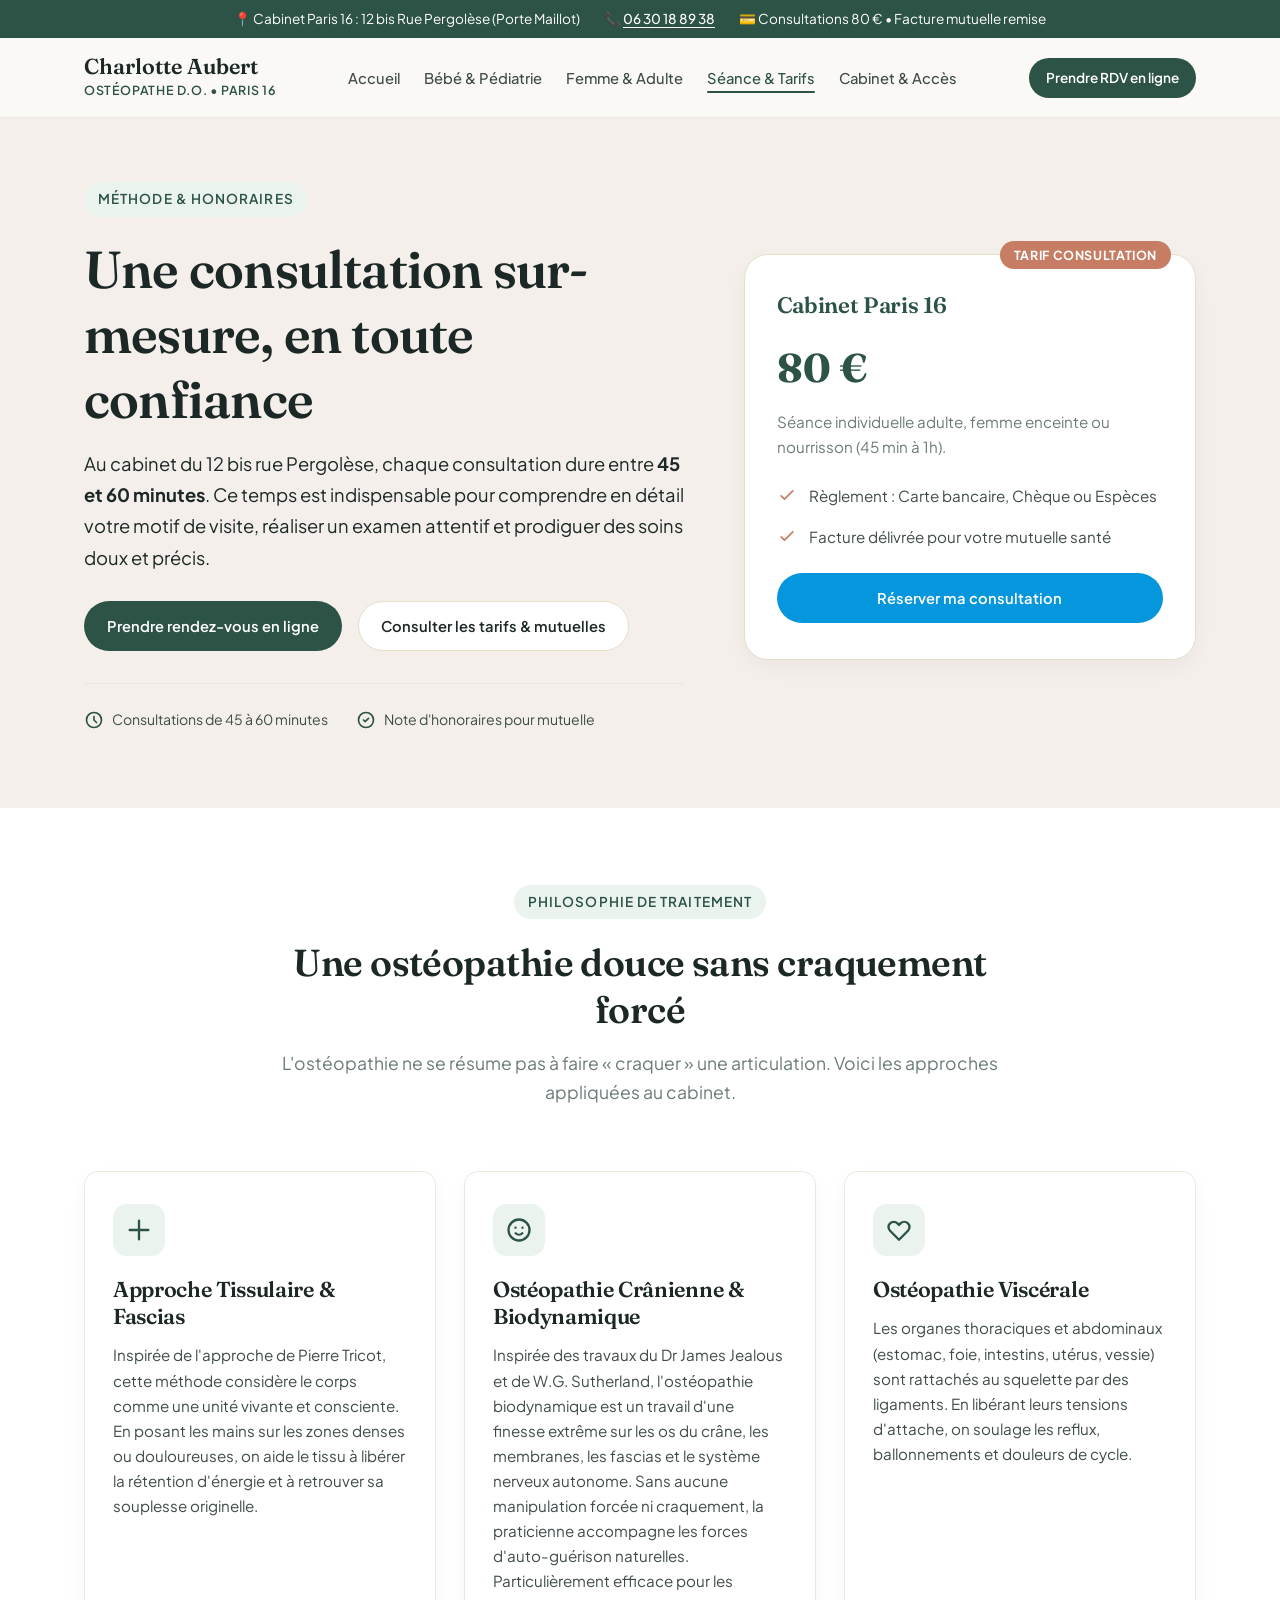
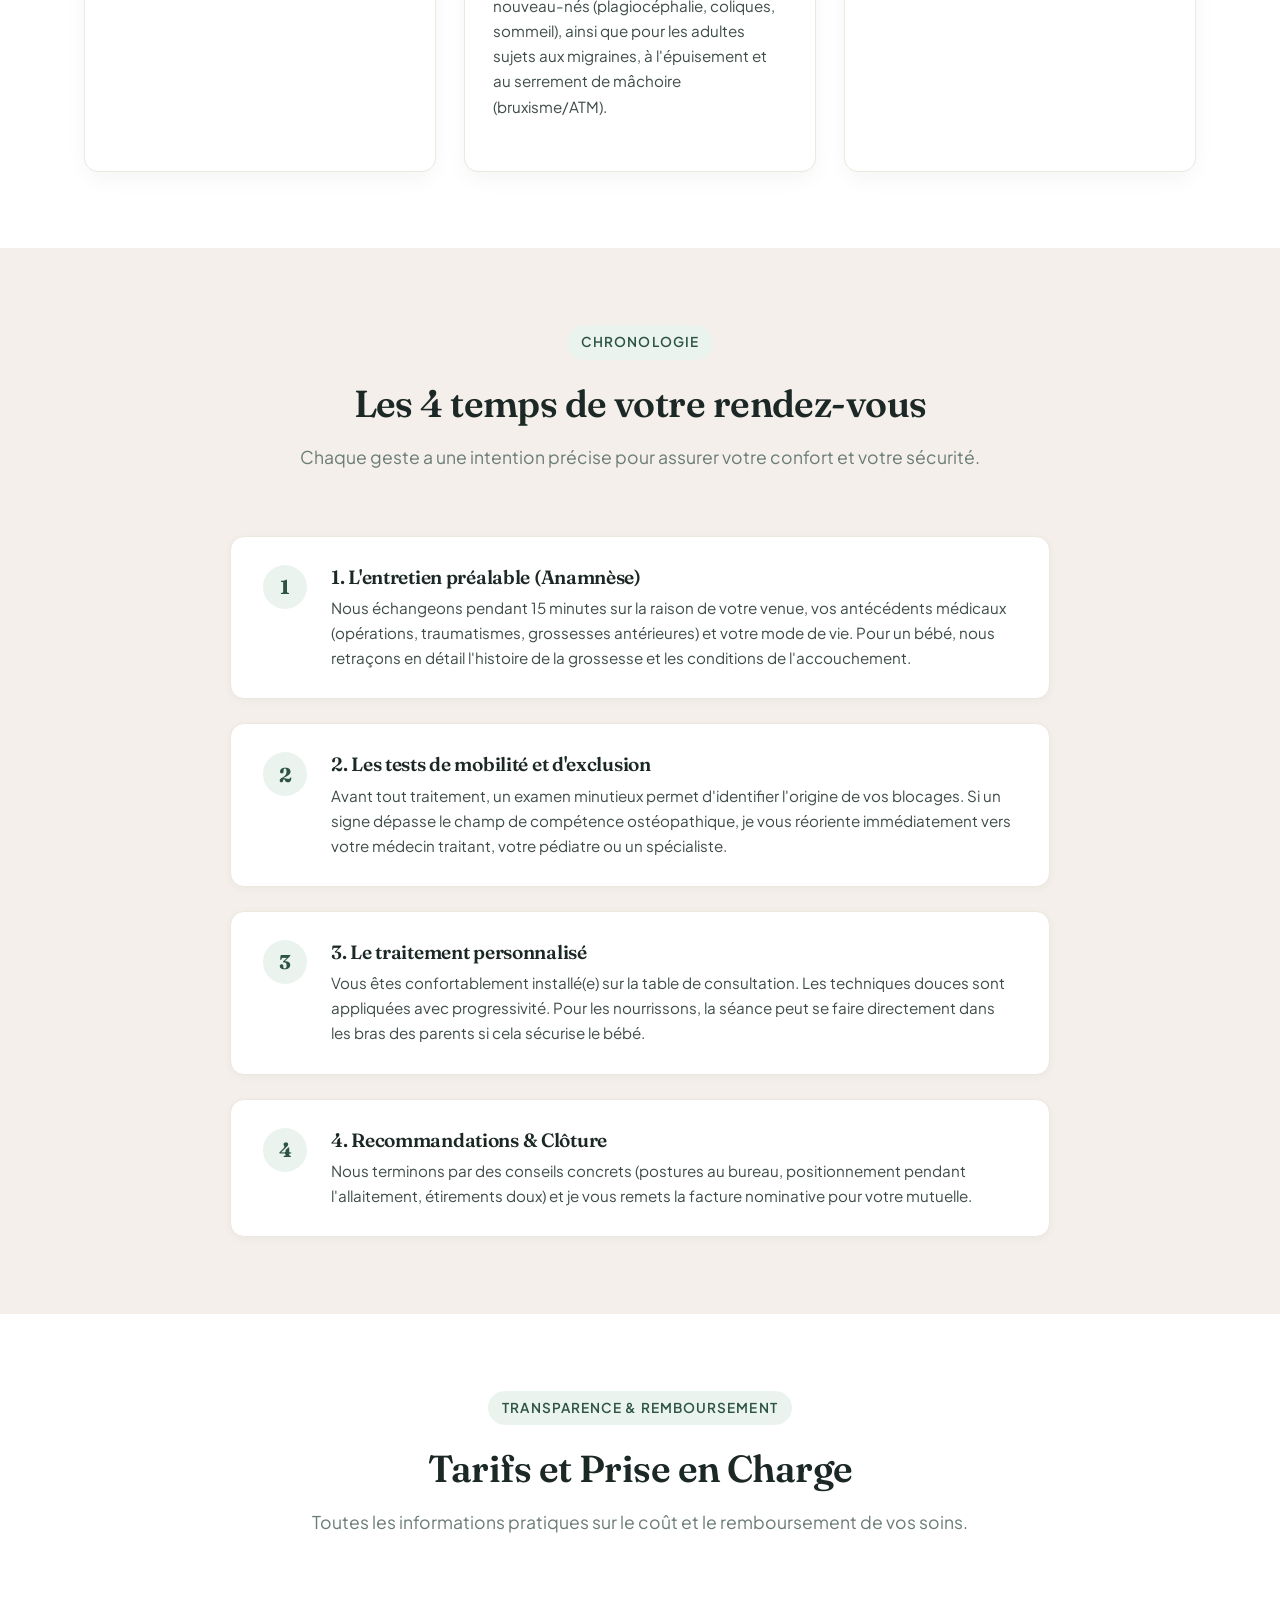
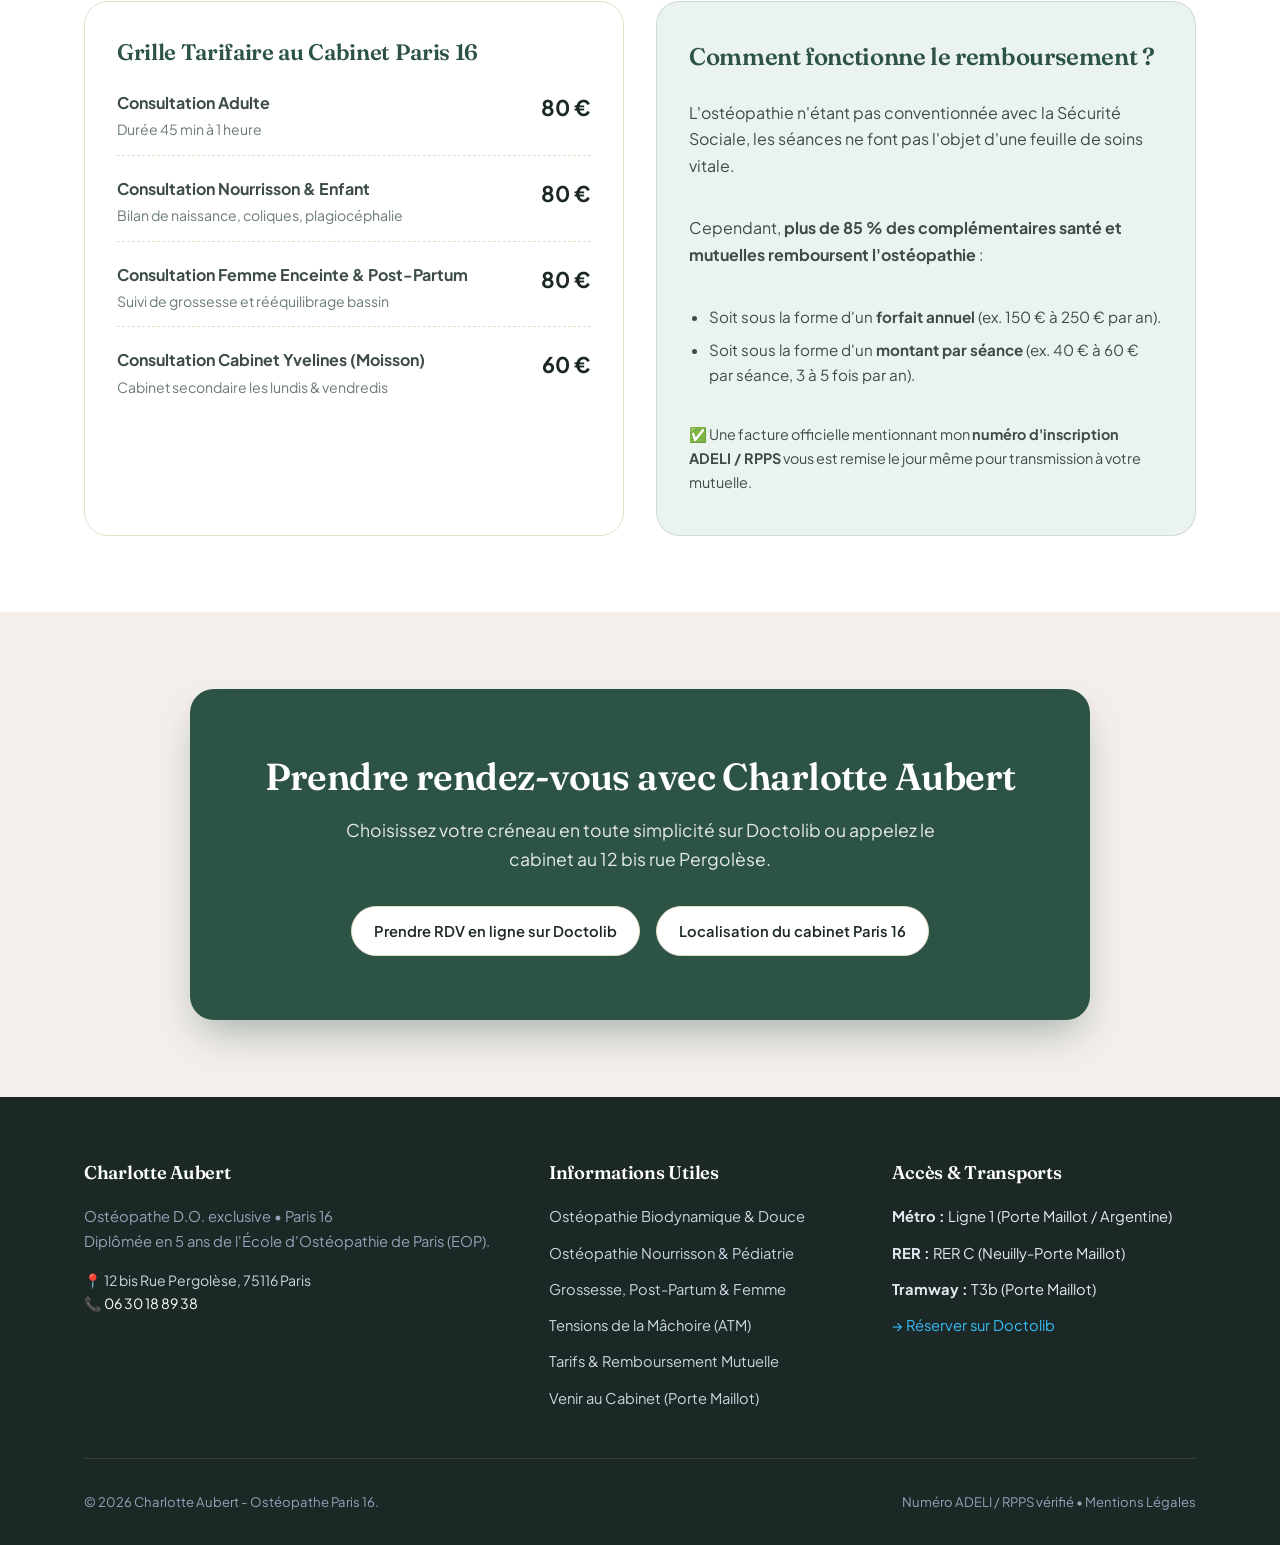
<file: deroulement-tarifs.html>
<!DOCTYPE html>
<html lang="fr">
<head>
  <meta charset="UTF-8">
  <meta name="viewport" content="width=device-width, initial-scale=1.0">
  <title>Déroulement d'une Séance &amp; Tarifs | Ostéopathe Paris 16 – Charlotte Aubert</title>
  <meta name="description" content="Déroulement d'une consultation d'ostéopathie douce, approche biodynamique et crânienne, tarifs (80 €) et remboursement mutuelle au cabinet de Paris 16.">
  <link rel="canonical" href="https://www.aubert-osteopatheparis16.com/deroulement-tarifs.html">

  <meta property="og:title" content="Déroulement d'une Séance &amp; Tarifs | Charlotte Aubert Ostéopathe Paris 16">
  <meta property="og:description" content="Techniques douces, durée de la consultation (45-60 min), tarifs et prise en charge mutuelle au cabinet du 12 bis rue Pergolèse.">
  <meta property="og:type" content="article">
  <meta property="og:url" content="https://www.aubert-osteopatheparis16.com/deroulement-tarifs.html">

  <link rel="stylesheet" href="css/style.css">

  <script type="application/ld+json">
  {
    "@context": "https://schema.org",
    "@type": "MedicalWebPage",
    "name": "Déroulement de séance et Tarifs d'Ostéopathie - Charlotte Aubert",
    "description": "Informations tarifaires, prise en charge mutuelle et méthode ostéopathique au cabinet de Paris 16.",
    "url": "https://www.aubert-osteopatheparis16.com/deroulement-tarifs.html"
  }
  </script>
</head>
<body>

  <!-- Bandeau supérieur -->
  <aside class="top-banner" aria-label="Informations pratiques">
    <span>📍 Cabinet Paris 16 : 12 bis Rue Pergolèse (Porte Maillot)</span>
    <span>📞 <a href="tel:0630188938">06 30 18 89 38</a></span>
    <span>💳 Consultations 80 € • Facture mutuelle remise</span>
  </aside>

  <!-- En-tête -->
  <header class="site-header">
    <div class="container header-inner">
      <a href="index.html" class="site-logo" aria-label="Retour à l'accueil">
        <span class="site-logo-name">Charlotte Aubert</span>
        <span class="site-logo-role">Ostéopathe D.O. • Paris 16</span>
      </a>

      <nav class="desktop-nav" aria-label="Navigation principale">
        <ul class="nav-menu">
          <li><a href="index.html" class="nav-link">Accueil</a></li>
          <li><a href="bebe-pediatrie.html" class="nav-link">Bébé &amp; Pédiatrie</a></li>
          <li><a href="femme-adulte.html" class="nav-link">Femme &amp; Adulte</a></li>
          <li><a href="deroulement-tarifs.html" class="nav-link active">Séance &amp; Tarifs</a></li>
          <li><a href="cabinet-contact.html" class="nav-link">Cabinet &amp; Accès</a></li>
        </ul>
      </nav>

      <div class="header-actions">
        <a href="https://www.doctolib.fr/osteopathe/paris/charlotte-aubert" target="_blank" rel="noopener" class="btn btn-primary btn-sm">
          Prendre RDV en ligne
        </a>
        <button class="burger-btn" id="burgerBtn" aria-label="Ouvrir le menu" aria-expanded="false" aria-controls="mobileNav">
          <span class="burger-line"></span>
          <span class="burger-line"></span>
          <span class="burger-line"></span>
        </button>
      </div>
    </div>
  </header>

  <!-- Menu Mobile -->
  <nav class="mobile-nav" id="mobileNav" aria-label="Menu mobile">
    <a href="index.html" class="mobile-nav-link">Accueil</a>
    <a href="bebe-pediatrie.html" class="mobile-nav-link">Bébé &amp; Nourrisson (Pédiatrie)</a>
    <a href="femme-adulte.html" class="mobile-nav-link">Femme Enceinte &amp; Adulte</a>
    <a href="deroulement-tarifs.html" class="mobile-nav-link active">Déroulement &amp; Tarifs</a>
    <a href="cabinet-contact.html" class="mobile-nav-link">Cabinet Paris 16 &amp; Accès</a>
    <div style="margin-top: 1.5rem; display: flex; flex-direction: column; gap: 0.75rem;">
      <a href="https://www.doctolib.fr/osteopathe/paris/charlotte-aubert" target="_blank" rel="noopener" class="btn btn-doctolib">
        Prendre RDV sur Doctolib
      </a>
      <a href="tel:0630188938" class="btn btn-secondary">
        📞 Appeler le 06 30 18 89 38
      </a>
    </div>
  </nav>

  <main id="mainContent">

    <!-- HÉRO DÉROULEMENT -->
    <section class="hero" style="background-color: var(--color-surface-warm);">
      <div class="container hero-grid">
        <div class="hero-content">
          <div class="tagline">Méthode &amp; Honoraires</div>
          <h1>Une consultation sur-mesure, en toute confiance</h1>
          <p class="text-lead">
            Au cabinet du 12 bis rue Pergolèse, chaque consultation dure entre <strong>45 et 60 minutes</strong>. Ce temps est indispensable pour comprendre en détail votre motif de visite, réaliser un examen attentif et prodiguer des soins doux et précis.
          </p>

          <div class="hero-buttons">
            <a href="https://www.doctolib.fr/osteopathe/paris/charlotte-aubert" target="_blank" rel="noopener" class="btn btn-primary">
              Prendre rendez-vous en ligne
            </a>
            <a href="#tarifs" class="btn btn-secondary">
              Consulter les tarifs &amp; mutuelles
            </a>
          </div>

          <div class="hero-reassurance">
            <div class="reassurance-item">
              <svg class="reassurance-icon" fill="none" stroke="currentColor" viewBox="0 0 24 24"><path stroke-linecap="round" stroke-linejoin="round" stroke-width="2" d="M12 8v4l3 3m6-3a9 9 0 11-18 0 9 9 0 0118 0z"></path></svg>
              <span>Consultations de 45 à 60 minutes</span>
            </div>
            <div class="reassurance-item">
              <svg class="reassurance-icon" fill="none" stroke="currentColor" viewBox="0 0 24 24"><path stroke-linecap="round" stroke-linejoin="round" stroke-width="2" d="M9 12l2 2 4-4m6 2a9 9 0 11-18 0 9 9 0 0118 0z"></path></svg>
              <span>Note d'honoraires pour mutuelle</span>
            </div>
          </div>
        </div>

        <div class="hero-visual">
          <div class="hero-card">
            <span class="hero-card-badge">Tarif Consultation</span>
            <h2 class="hero-card-title">Cabinet Paris 16</h2>
            <div style="font-size: 2.5rem; font-family: var(--font-serif); font-weight: 700; color: var(--color-brand-primary); margin-bottom: 0.5rem;">
              80 €
            </div>
            <p style="color: var(--color-text-muted); font-size: 0.95rem; margin-bottom: 1.5rem;">
              Séance individuelle adulte, femme enceinte ou nourrisson (45 min à 1h).
            </p>
            <ul class="hero-info-list">
              <li class="hero-info-item">
                <svg class="hero-info-icon" fill="none" stroke="currentColor" viewBox="0 0 24 24"><path stroke-linecap="round" stroke-linejoin="round" stroke-width="2" d="M5 13l4 4L19 7"></path></svg>
                <span>Règlement : Carte bancaire, Chèque ou Espèces</span>
              </li>
              <li class="hero-info-item">
                <svg class="hero-info-icon" fill="none" stroke="currentColor" viewBox="0 0 24 24"><path stroke-linecap="round" stroke-linejoin="round" stroke-width="2" d="M5 13l4 4L19 7"></path></svg>
                <span>Facture délivrée pour votre mutuelle santé</span>
              </li>
            </ul>
            <div style="margin-top: 1.5rem;">
              <a href="https://www.doctolib.fr/osteopathe/paris/charlotte-aubert" target="_blank" rel="noopener" class="btn btn-doctolib" style="width: 100%;">
                Réserver ma consultation
              </a>
            </div>
          </div>
        </div>
      </div>
    </section>

    <!-- LES TECHNIQUES DOUCES EMPLOYÉES -->
    <section class="section section-white">
      <div class="container">
        <div class="section-header">
          <div class="tagline">Philosophie de Traitement</div>
          <h2>Une ostéopathie douce sans craquement forcé</h2>
          <p>L'ostéopathie ne se résume pas à faire « craquer » une articulation. Voici les approches appliquées au cabinet.</p>
        </div>

        <div class="grid-3">
          <div class="card-service">
            <div class="card-icon-box">
              <svg width="28" height="28" fill="none" stroke="currentColor" viewBox="0 0 24 24"><path stroke-linecap="round" stroke-linejoin="round" stroke-width="2" d="M12 4v16m8-8H4"></path></svg>
            </div>
            <h3>Approche Tissulaire &amp; Fascias</h3>
            <p>
              Inspirée de l'approche de Pierre Tricot, cette méthode considère le corps comme une unité vivante et consciente. En posant les mains sur les zones denses ou douloureuses, on aide le tissu à libérer la rétention d'énergie et à retrouver sa souplesse originelle.
            </p>
          </div>

          <div class="card-service" id="biodynamique">
            <div class="card-icon-box">
              <svg width="28" height="28" fill="none" stroke="currentColor" viewBox="0 0 24 24"><path stroke-linecap="round" stroke-linejoin="round" stroke-width="2" d="M14.828 14.828a4 4 0 01-5.656 0M9 10h.01M15 10h.01M21 12a9 9 0 11-18 0 9 9 0 0118 0z"></path></svg>
            </div>
            <h3>Ostéopathie Crânienne &amp; Biodynamique</h3>
            <p>
              Inspirée des travaux du Dr James Jealous et de W.G. Sutherland, l'ostéopathie biodynamique est un travail d'une finesse extrême sur les os du crâne, les membranes, les fascias et le système nerveux autonome. Sans aucune manipulation forcée ni craquement, la praticienne accompagne les forces d'auto-guérison naturelles. Particulièrement efficace pour les nouveau-nés (plagiocéphalie, coliques, sommeil), ainsi que pour les adultes sujets aux migraines, à l'épuisement et au serrement de mâchoire (bruxisme/ATM).
            </p>
          </div>

          <div class="card-service">
            <div class="card-icon-box">
              <svg width="28" height="28" fill="none" stroke="currentColor" viewBox="0 0 24 24"><path stroke-linecap="round" stroke-linejoin="round" stroke-width="2" d="M4.318 6.318a4.5 4.5 0 000 6.364L12 20.364l7.682-7.682a4.5 4.5 0 00-6.364-6.364L12 7.636l-1.318-1.318a4.5 4.5 0 00-6.364 0z"></path></svg>
            </div>
            <h3>Ostéopathie Viscérale</h3>
            <p>
              Les organes thoraciques et abdominaux (estomac, foie, intestins, utérus, vessie) sont rattachés au squelette par des ligaments. En libérant leurs tensions d'attache, on soulage les reflux, ballonnements et douleurs de cycle.
            </p>
          </div>
        </div>
      </div>
    </section>

    <!-- LES 4 ÉTAPES D'UNE CONSULTATION -->
    <section class="section section-warm">
      <div class="container">
        <div class="section-header">
          <div class="tagline">Chronologie</div>
          <h2>Les 4 temps de votre rendez-vous</h2>
          <p>Chaque geste a une intention précise pour assurer votre confort et votre sécurité.</p>
        </div>

        <div class="steps-container">
          <div class="step-card">
            <div class="step-number">1</div>
            <div class="step-content">
              <h3>1. L'entretien préalable (Anamnèse)</h3>
              <p>
                Nous échangeons pendant 15 minutes sur la raison de votre venue, vos antécédents médicaux (opérations, traumatismes, grossesses antérieures) et votre mode de vie. Pour un bébé, nous retraçons en détail l'histoire de la grossesse et les conditions de l'accouchement.
              </p>
            </div>
          </div>

          <div class="step-card">
            <div class="step-number">2</div>
            <div class="step-content">
              <h3>2. Les tests de mobilité et d'exclusion</h3>
              <p>
                Avant tout traitement, un examen minutieux permet d'identifier l'origine de vos blocages. Si un signe dépasse le champ de compétence ostéopathique, je vous réoriente immédiatement vers votre médecin traitant, votre pédiatre ou un spécialiste.
              </p>
            </div>
          </div>

          <div class="step-card">
            <div class="step-number">3</div>
            <div class="step-content">
              <h3>3. Le traitement personnalisé</h3>
              <p>
                Vous êtes confortablement installé(e) sur la table de consultation. Les techniques douces sont appliquées avec progressivité. Pour les nourrissons, la séance peut se faire directement dans les bras des parents si cela sécurise le bébé.
              </p>
            </div>
          </div>

          <div class="step-card">
            <div class="step-number">4</div>
            <div class="step-content">
              <h3>4. Recommandations &amp; Clôture</h3>
              <p>
                Nous terminons par des conseils concrets (postures au bureau, positionnement pendant l'allaitement, étirements doux) et je vous remets la facture nominative pour votre mutuelle.
              </p>
            </div>
          </div>
        </div>
      </div>
    </section>

    <!-- SECTION TARIFS & REMBOURSEMENT MUTUELLE -->
    <section class="section section-white" id="tarifs">
      <div class="container">
        <div class="section-header">
          <div class="tagline">Transparence &amp; Remboursement</div>
          <h2>Tarifs et Prise en Charge</h2>
          <p>Toutes les informations pratiques sur le coût et le remboursement de vos soins.</p>
        </div>

        <div class="grid-2">
          <!-- Carte Tarifs -->
          <div class="hero-card" style="box-shadow: none; border-color: var(--color-border);">
            <h3 style="font-size: 1.4rem; color: var(--color-brand-primary); margin-bottom: 1.5rem;">
              Grille Tarifaire au Cabinet Paris 16
            </h3>
            <ul style="list-style: none; display: flex; flex-direction: column; gap: 1.25rem;">
              <li style="display: flex; justify-content: space-between; border-bottom: 1px dashed var(--color-border); padding-bottom: 0.75rem;">
                <div>
                  <strong>Consultation Adulte</strong><br>
                  <span class="text-muted" style="font-size: 0.88rem;">Durée 45 min à 1 heure</span>
                </div>
                <div style="font-size: 1.35rem; font-weight: 700; color: var(--color-text-main);">80 €</div>
              </li>
              <li style="display: flex; justify-content: space-between; border-bottom: 1px dashed var(--color-border); padding-bottom: 0.75rem;">
                <div>
                  <strong>Consultation Nourrisson &amp; Enfant</strong><br>
                  <span class="text-muted" style="font-size: 0.88rem;">Bilan de naissance, coliques, plagiocéphalie</span>
                </div>
                <div style="font-size: 1.35rem; font-weight: 700; color: var(--color-text-main);">80 €</div>
              </li>
              <li style="display: flex; justify-content: space-between; border-bottom: 1px dashed var(--color-border); padding-bottom: 0.75rem;">
                <div>
                  <strong>Consultation Femme Enceinte &amp; Post-Partum</strong><br>
                  <span class="text-muted" style="font-size: 0.88rem;">Suivi de grossesse et rééquilibrage bassin</span>
                </div>
                <div style="font-size: 1.35rem; font-weight: 700; color: var(--color-text-main);">80 €</div>
              </li>
              <li style="display: flex; justify-content: space-between; padding-bottom: 0.75rem;">
                <div>
                  <strong>Consultation Cabinet Yvelines (Moisson)</strong><br>
                  <span class="text-muted" style="font-size: 0.88rem;">Cabinet secondaire les lundis &amp; vendredis</span>
                </div>
                <div style="font-size: 1.35rem; font-weight: 700; color: var(--color-text-main);">60 €</div>
              </li>
            </ul>
          </div>

          <!-- Prise en charge mutuelle -->
          <div class="bio-card-highlight">
            <h3>Comment fonctionne le remboursement ?</h3>
            <p>
              L'ostéopathie n'étant pas conventionnée avec la Sécurité Sociale, les séances ne font pas l'objet d'une feuille de soins vitale.
            </p>
            <p>
              Cependant, <strong>plus de 85 % des complémentaires santé et mutuelles remboursent l'ostéopathie</strong> :
            </p>
            <ul style="margin-left: 1.25rem; margin-bottom: 1rem; font-size: 0.95rem; display: flex; flex-direction: column; gap: 0.5rem;">
              <li>Soit sous la forme d'un <strong>forfait annuel</strong> (ex. 150 € à 250 € par an).</li>
              <li>Soit sous la forme d'un <strong>montant par séance</strong> (ex. 40 € à 60 € par séance, 3 à 5 fois par an).</li>
            </ul>
            <p style="font-size: 0.9rem; color: var(--color-text-body);">
              ✅ Une facture officielle mentionnant mon <strong>numéro d'inscription ADELI / RPPS</strong> vous est remise le jour même pour transmission à votre mutuelle.
            </p>
          </div>
        </div>
      </div>
    </section>

    <!-- SECTION CTA -->
    <section class="section section-warm">
      <div class="container">
        <div class="cta-box">
          <h2>Prendre rendez-vous avec Charlotte Aubert</h2>
          <p>
            Choisissez votre créneau en toute simplicité sur Doctolib ou appelez le cabinet au 12 bis rue Pergolèse.
          </p>
          <div class="btn-group">
            <a href="https://www.doctolib.fr/osteopathe/paris/charlotte-aubert" target="_blank" rel="noopener" class="btn btn-secondary">
              Prendre RDV en ligne sur Doctolib
            </a>
            <a href="cabinet-contact.html" class="btn btn-secondary">
              Localisation du cabinet Paris 16
            </a>
          </div>
        </div>
      </div>
    </section>

  </main>

  <!-- Footer -->
  <footer class="site-footer">
    <div class="container">
      <div class="footer-grid">
        <div class="footer-col">
          <h4>Charlotte Aubert</h4>
          <p style="color: #94A3B8; margin-bottom: 1rem;">
            Ostéopathe D.O. exclusive • Paris 16<br>
            Diplômée en 5 ans de l'École d'Ostéopathie de Paris (EOP).
          </p>
          <p style="color: #CBD5E1; font-size: 0.88rem;">
            📍 12 bis Rue Pergolèse, 75116 Paris<br>
            📞 <a href="tel:0630188938" style="color: #FFFFFF;">06 30 18 89 38</a>
          </p>
        </div>

        <div class="footer-col">
          <h4>Informations Utiles</h4>
          <ul class="footer-list">
            <li><a href="#biodynamique">Ostéopathie Biodynamique &amp; Douce</a></li>
            <li><a href="bebe-pediatrie.html">Ostéopathie Nourrisson &amp; Pédiatrie</a></li>
            <li><a href="femme-adulte.html">Grossesse, Post-Partum &amp; Femme</a></li>
            <li><a href="femme-adulte.html#machoire">Tensions de la Mâchoire (ATM)</a></li>
            <li><a href="#tarifs">Tarifs &amp; Remboursement Mutuelle</a></li>
            <li><a href="cabinet-contact.html">Venir au Cabinet (Porte Maillot)</a></li>
          </ul>
        </div>

        <div class="footer-col">
          <h4>Accès &amp; Transports</h4>
          <ul class="footer-list">
            <li><strong>Métro :</strong> Ligne 1 (Porte Maillot / Argentine)</li>
            <li><strong>RER :</strong> RER C (Neuilly-Porte Maillot)</li>
            <li><strong>Tramway :</strong> T3b (Porte Maillot)</li>
            <li><a href="https://www.doctolib.fr/osteopathe/paris/charlotte-aubert" target="_blank" rel="noopener" style="color: #38BDF8;">→ Réserver sur Doctolib</a></li>
          </ul>
        </div>
      </div>

      <div class="footer-bottom">
        <div>&copy; <span id="currentYear">2026</span> Charlotte Aubert - Ostéopathe Paris 16.</div>
        <div>Numéro ADELI / RPPS vérifié • Mentions Légales</div>
      </div>
    </div>
  </footer>

  <!-- Barre mobile -->
  <aside class="mobile-sticky-bar" aria-label="Réservation rapide">
    <a href="https://www.doctolib.fr/osteopathe/paris/charlotte-aubert" target="_blank" rel="noopener" class="btn btn-doctolib">
      Prendre RDV (Doctolib)
    </a>
    <a href="tel:0630188938" class="btn btn-secondary">
      📞 Appeler
    </a>
  </aside>

  <script src="js/main.js"></script>
</body>
</html>
</file>
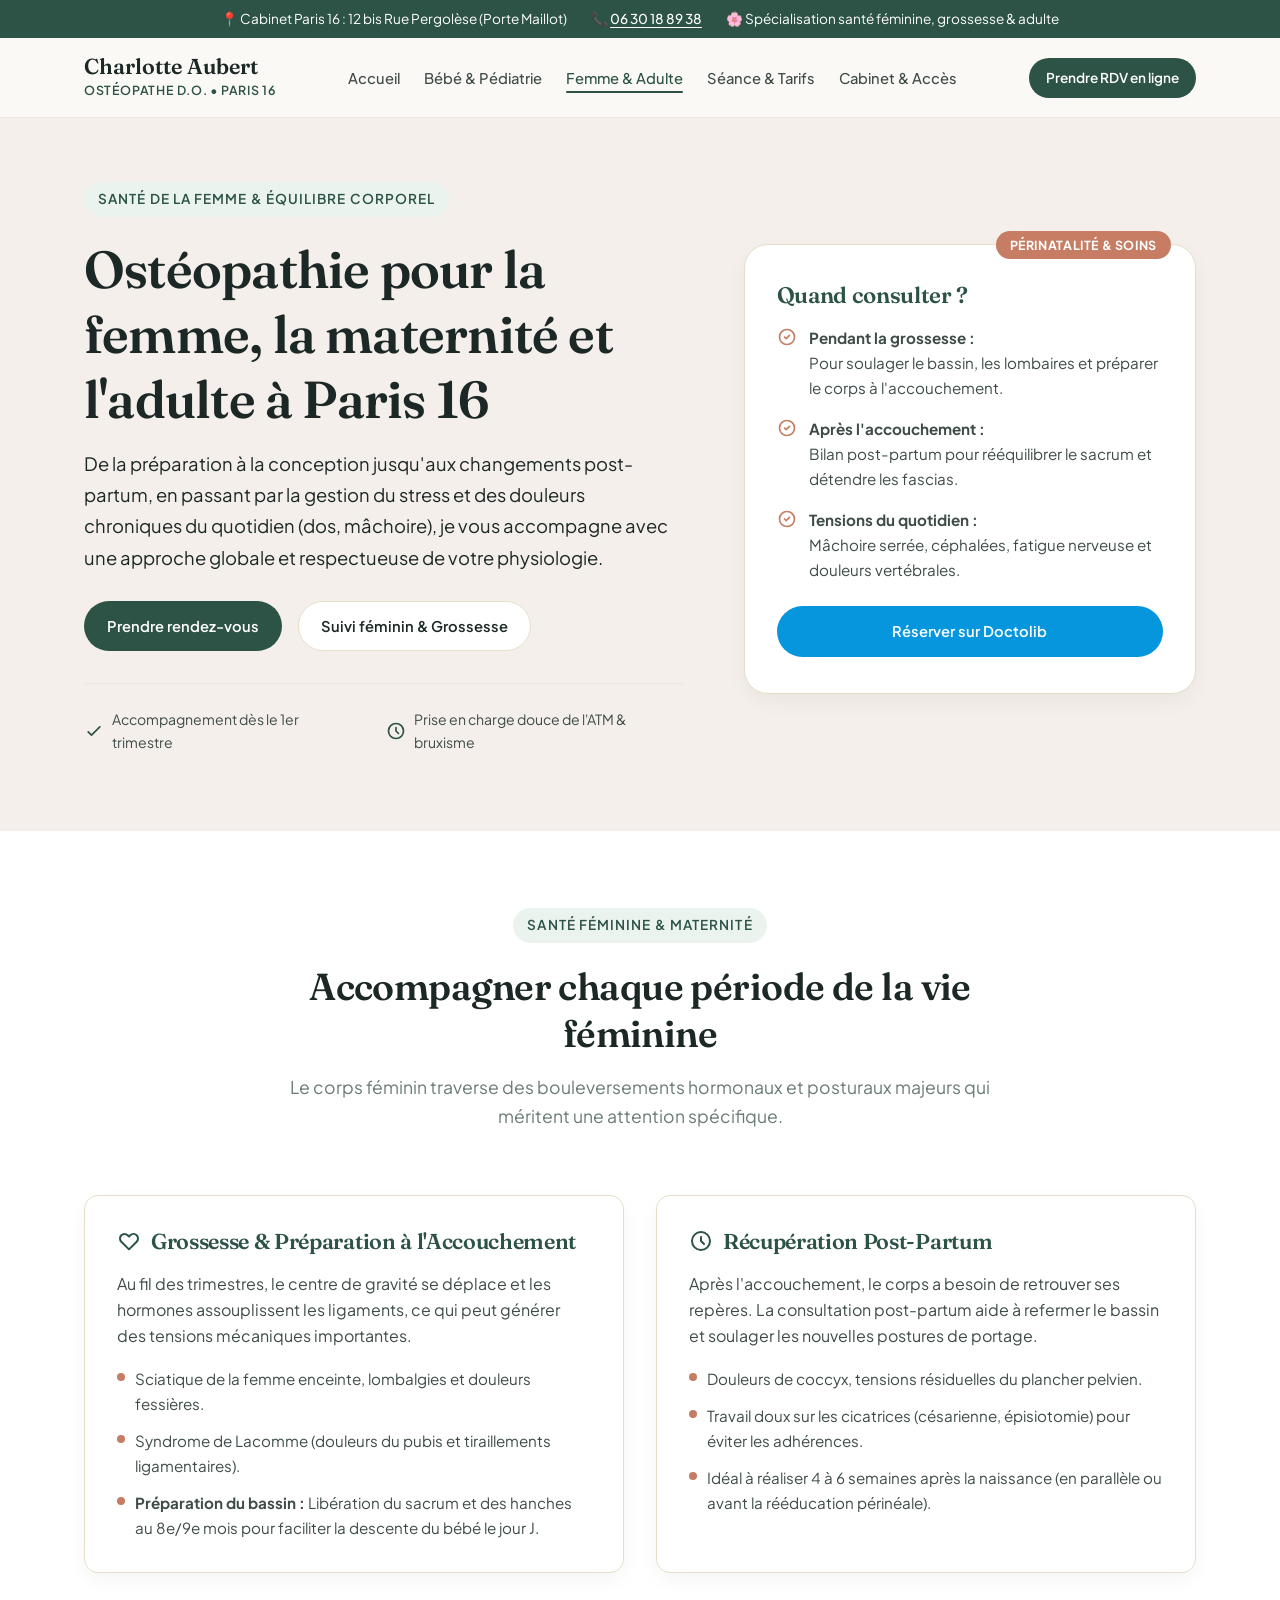
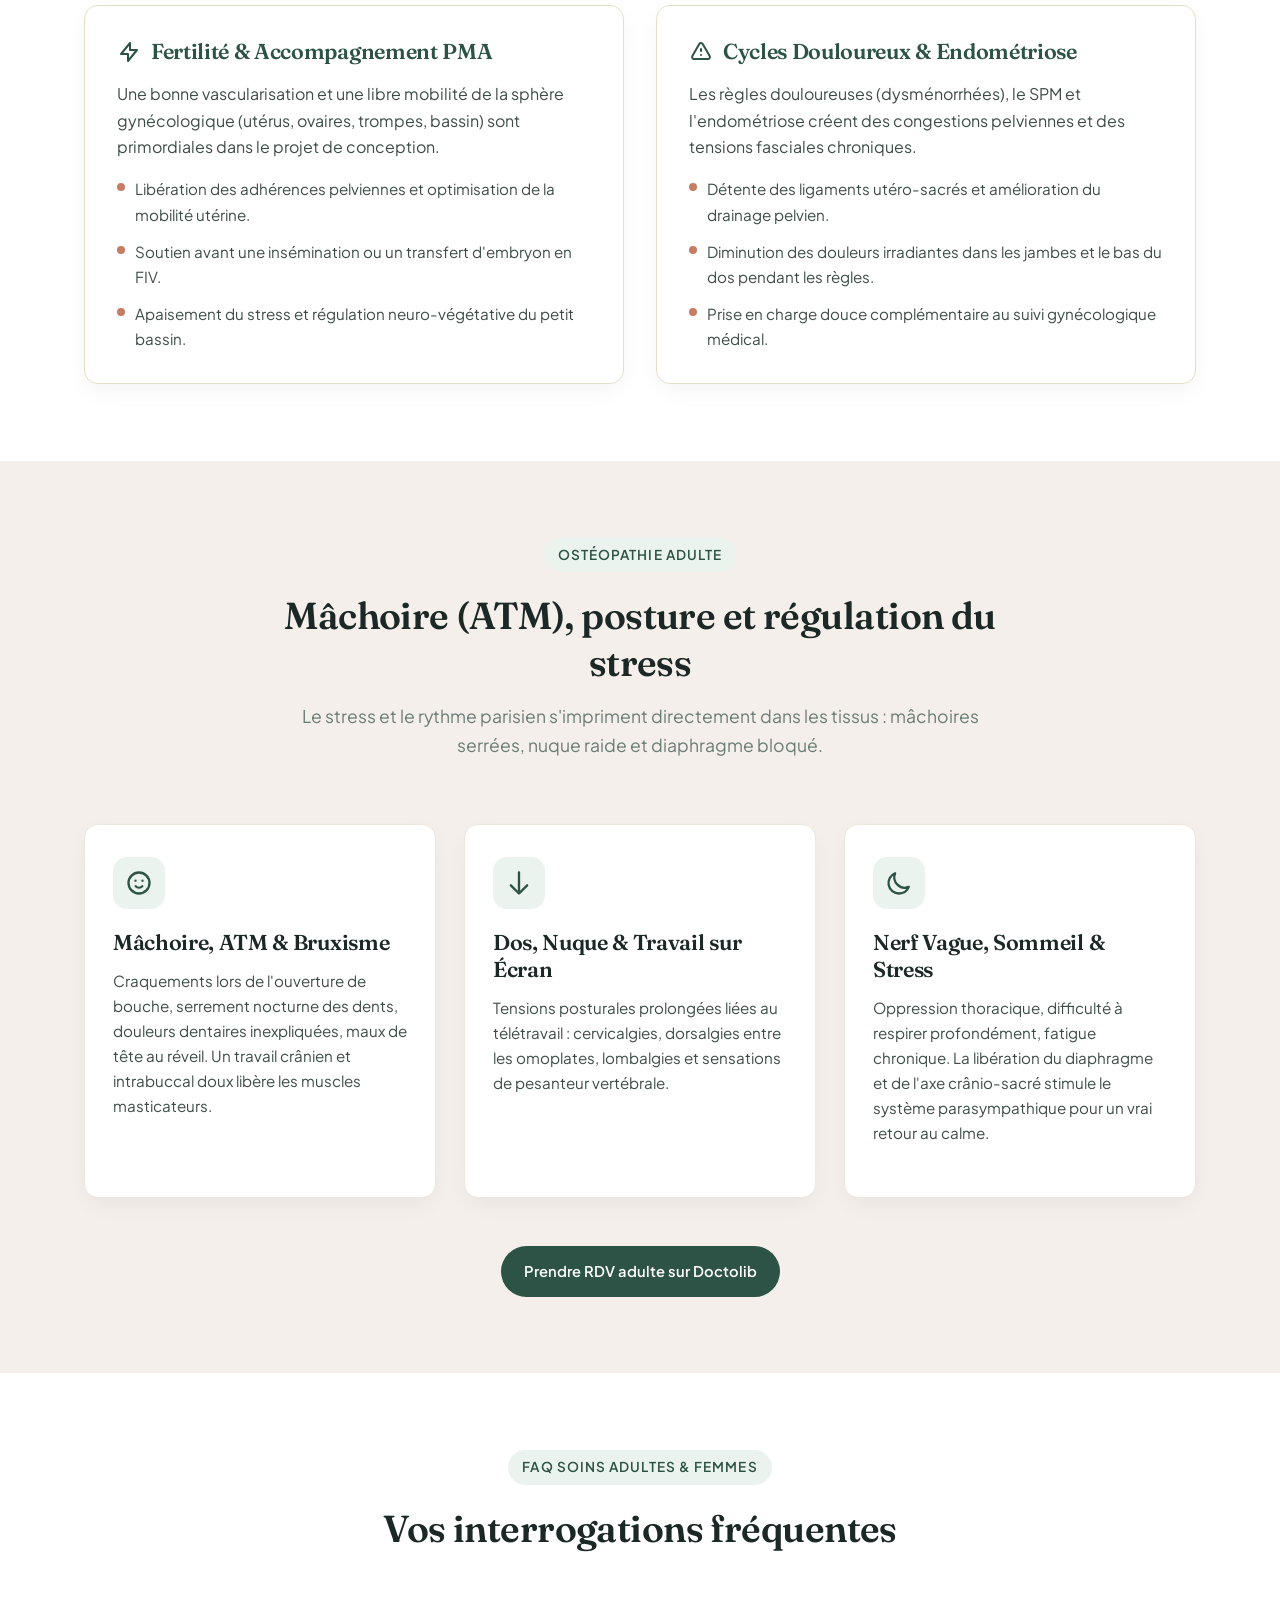
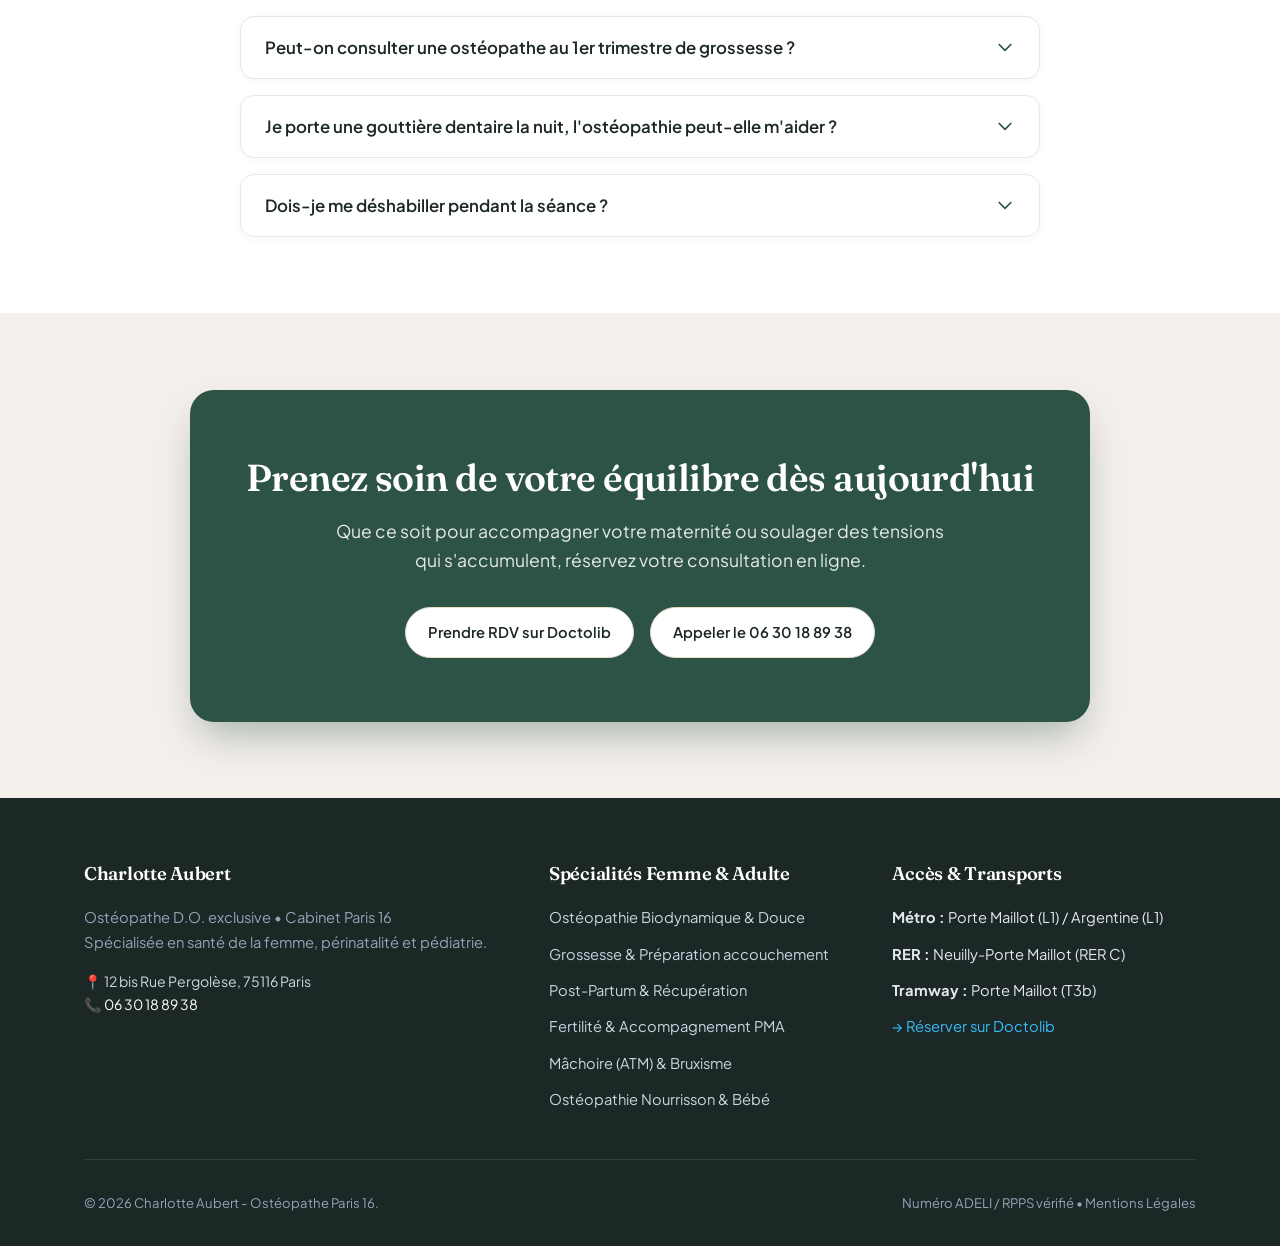
<file: femme-adulte.html>
<!DOCTYPE html>
<html lang="fr">
<head>
  <meta charset="UTF-8">
  <meta name="viewport" content="width=device-width, initial-scale=1.0">
  <title>Ostéopathie Femme Enceinte, Post-Partum &amp; Adulte Paris 16 – Charlotte Aubert</title>
  <meta name="description" content="Accompagnement ostéopathique de la femme (grossesse, post-partum, cycle, fertilité) et de l'adulte (mâchoire ATM, dos, stress) à Paris 16 (Porte Maillot).">
  <link rel="canonical" href="https://www.aubert-osteopatheparis16.com/femme-adulte.html">

  <meta property="og:title" content="Ostéopathie Femme Enceinte &amp; Adulte Paris 16 | Charlotte Aubert">
  <meta property="og:description" content="Approche douce et globale pour la femme enceinte, le post-partum, les tensions de mâchoire (ATM) et les douleurs chroniques.">
  <meta property="og:type" content="article">
  <meta property="og:url" content="https://www.aubert-osteopatheparis16.com/femme-adulte.html">

  <link rel="stylesheet" href="css/style.css">

  <script type="application/ld+json">
  {
    "@context": "https://schema.org",
    "@type": "MedicalWebPage",
    "name": "Ostéopathie Femme Enceinte, Maternité et Adulte - Charlotte Aubert Paris 16",
    "description": "Prise en charge ostéopathique pour la périnatalité féminine, les troubles de l'ATM et les tensions corporelles à Paris 16.",
    "url": "https://www.aubert-osteopatheparis16.com/femme-adulte.html",
    "author": {
      "@type": "Person",
      "name": "Charlotte Aubert",
      "jobTitle": "Ostéopathe D.O."
    }
  }
  </script>
</head>
<body>

  <!-- Bandeau supérieur d'information -->
  <aside class="top-banner" aria-label="Informations pratiques">
    <span>📍 Cabinet Paris 16 : 12 bis Rue Pergolèse (Porte Maillot)</span>
    <span>📞 <a href="tel:0630188938">06 30 18 89 38</a></span>
    <span>🌸 Spécialisation santé féminine, grossesse &amp; adulte</span>
  </aside>

  <!-- En-tête -->
  <header class="site-header">
    <div class="container header-inner">
      <a href="index.html" class="site-logo" aria-label="Retour à l'accueil">
        <span class="site-logo-name">Charlotte Aubert</span>
        <span class="site-logo-role">Ostéopathe D.O. • Paris 16</span>
      </a>

      <nav class="desktop-nav" aria-label="Navigation principale">
        <ul class="nav-menu">
          <li><a href="index.html" class="nav-link">Accueil</a></li>
          <li><a href="bebe-pediatrie.html" class="nav-link">Bébé &amp; Pédiatrie</a></li>
          <li><a href="femme-adulte.html" class="nav-link active">Femme &amp; Adulte</a></li>
          <li><a href="deroulement-tarifs.html" class="nav-link">Séance &amp; Tarifs</a></li>
          <li><a href="cabinet-contact.html" class="nav-link">Cabinet &amp; Accès</a></li>
        </ul>
      </nav>

      <div class="header-actions">
        <a href="https://www.doctolib.fr/osteopathe/paris/charlotte-aubert" target="_blank" rel="noopener" class="btn btn-primary btn-sm">
          Prendre RDV en ligne
        </a>
        <button class="burger-btn" id="burgerBtn" aria-label="Ouvrir le menu" aria-expanded="false" aria-controls="mobileNav">
          <span class="burger-line"></span>
          <span class="burger-line"></span>
          <span class="burger-line"></span>
        </button>
      </div>
    </div>
  </header>

  <!-- Menu Mobile -->
  <nav class="mobile-nav" id="mobileNav" aria-label="Menu mobile">
    <a href="index.html" class="mobile-nav-link">Accueil</a>
    <a href="bebe-pediatrie.html" class="mobile-nav-link">Bébé &amp; Nourrisson (Pédiatrie)</a>
    <a href="femme-adulte.html" class="mobile-nav-link active">Femme Enceinte &amp; Adulte</a>
    <a href="deroulement-tarifs.html" class="mobile-nav-link">Déroulement &amp; Tarifs</a>
    <a href="cabinet-contact.html" class="mobile-nav-link">Cabinet Paris 16 &amp; Accès</a>
    <div style="margin-top: 1.5rem; display: flex; flex-direction: column; gap: 0.75rem;">
      <a href="https://www.doctolib.fr/osteopathe/paris/charlotte-aubert" target="_blank" rel="noopener" class="btn btn-doctolib">
        Prendre RDV sur Doctolib
      </a>
      <a href="tel:0630188938" class="btn btn-secondary">
        📞 Appeler le 06 30 18 89 38
      </a>
    </div>
  </nav>

  <main id="mainContent">

    <!-- HÉRO FEMME & ADULTE -->
    <section class="hero" style="background-color: var(--color-surface-warm);">
      <div class="container hero-grid">
        <div class="hero-content">
          <div class="tagline">Santé de la Femme &amp; Équilibre Corporel</div>
          <h1>Ostéopathie pour la femme, la maternité et l'adulte à Paris 16</h1>
          <p class="text-lead">
            De la préparation à la conception jusqu'aux changements post-partum, en passant par la gestion du stress et des douleurs chroniques du quotidien (dos, mâchoire), je vous accompagne avec une approche globale et respectueuse de votre physiologie.
          </p>

          <div class="hero-buttons">
            <a href="https://www.doctolib.fr/osteopathe/paris/charlotte-aubert" target="_blank" rel="noopener" class="btn btn-primary">
              Prendre rendez-vous
            </a>
            <a href="#femme" class="btn btn-secondary">
              Suivi féminin &amp; Grossesse
            </a>
          </div>

          <div class="hero-reassurance">
            <div class="reassurance-item">
              <svg class="reassurance-icon" fill="none" stroke="currentColor" viewBox="0 0 24 24"><path stroke-linecap="round" stroke-linejoin="round" stroke-width="2" d="M5 13l4 4L19 7"></path></svg>
              <span>Accompagnement dès le 1er trimestre</span>
            </div>
            <div class="reassurance-item">
              <svg class="reassurance-icon" fill="none" stroke="currentColor" viewBox="0 0 24 24"><path stroke-linecap="round" stroke-linejoin="round" stroke-width="2" d="M12 8v4l3 3m6-3a9 9 0 11-18 0 9 9 0 0118 0z"></path></svg>
              <span>Prise en charge douce de l'ATM &amp; bruxisme</span>
            </div>
          </div>
        </div>

        <div class="hero-visual">
          <div class="hero-card">
            <span class="hero-card-badge">Périnatalité &amp; Soins</span>
            <h2 class="hero-card-title">Quand consulter ?</h2>
            <ul class="hero-info-list">
              <li class="hero-info-item">
                <svg class="hero-info-icon" fill="none" stroke="currentColor" viewBox="0 0 24 24"><path stroke-linecap="round" stroke-linejoin="round" stroke-width="2" d="M9 12l2 2 4-4m6 2a9 9 0 11-18 0 9 9 0 0118 0z"></path></svg>
                <div>
                  <strong>Pendant la grossesse :</strong><br>
                  Pour soulager le bassin, les lombaires et préparer le corps à l'accouchement.
                </div>
              </li>
              <li class="hero-info-item">
                <svg class="hero-info-icon" fill="none" stroke="currentColor" viewBox="0 0 24 24"><path stroke-linecap="round" stroke-linejoin="round" stroke-width="2" d="M9 12l2 2 4-4m6 2a9 9 0 11-18 0 9 9 0 0118 0z"></path></svg>
                <div>
                  <strong>Après l'accouchement :</strong><br>
                  Bilan post-partum pour rééquilibrer le sacrum et détendre les fascias.
                </div>
              </li>
              <li class="hero-info-item">
                <svg class="hero-info-icon" fill="none" stroke="currentColor" viewBox="0 0 24 24"><path stroke-linecap="round" stroke-linejoin="round" stroke-width="2" d="M9 12l2 2 4-4m6 2a9 9 0 11-18 0 9 9 0 0118 0z"></path></svg>
                <div>
                  <strong>Tensions du quotidien :</strong><br>
                  Mâchoire serrée, céphalées, fatigue nerveuse et douleurs vertébrales.
                </div>
              </li>
            </ul>
            <div style="margin-top: 1.5rem;">
              <a href="https://www.doctolib.fr/osteopathe/paris/charlotte-aubert" target="_blank" rel="noopener" class="btn btn-doctolib" style="width: 100%;">
                Réserver sur Doctolib
              </a>
            </div>
          </div>
        </div>
      </div>
    </section>

    <!-- SECTION 1 : SANTÉ DE LA FEMME & MATERNITÉ -->
    <section class="section section-white" id="femme">
      <div class="container">
        <div class="section-header">
          <div class="tagline">Santé Féminine &amp; Maternité</div>
          <h2>Accompagner chaque période de la vie féminine</h2>
          <p>Le corps féminin traverse des bouleversements hormonaux et posturaux majeurs qui méritent une attention spécifique.</p>
        </div>

        <div class="grid-2">
          <!-- Grossesse -->
          <article class="symptom-box">
            <h3>
              <svg width="24" height="24" fill="none" stroke="currentColor" viewBox="0 0 24 24"><path stroke-linecap="round" stroke-linejoin="round" stroke-width="2" d="M4.318 6.318a4.5 4.5 0 000 6.364L12 20.364l7.682-7.682a4.5 4.5 0 00-6.364-6.364L12 7.636l-1.318-1.318a4.5 4.5 0 00-6.364 0z"></path></svg>
              Grossesse &amp; Préparation à l'Accouchement
            </h3>
            <p>
              Au fil des trimestres, le centre de gravité se déplace et les hormones assouplissent les ligaments, ce qui peut générer des tensions mécaniques importantes.
            </p>
            <ul class="symptom-list">
              <li class="symptom-item">
                <span class="symptom-dot"></span>
                <span>Sciatique de la femme enceinte, lombalgies et douleurs fessières.</span>
              </li>
              <li class="symptom-item">
                <span class="symptom-dot"></span>
                <span>Syndrome de Lacomme (douleurs du pubis et tiraillements ligamentaires).</span>
              </li>
              <li class="symptom-item">
                <span class="symptom-dot"></span>
                <span><strong>Préparation du bassin :</strong> Libération du sacrum et des hanches au 8e/9e mois pour faciliter la descente du bébé le jour J.</span>
              </li>
            </ul>
          </article>

          <!-- Post-Partum -->
          <article class="symptom-box">
            <h3>
              <svg width="24" height="24" fill="none" stroke="currentColor" viewBox="0 0 24 24"><path stroke-linecap="round" stroke-linejoin="round" stroke-width="2" d="M12 8v4l3 3m6-3a9 9 0 11-18 0 9 9 0 0118 0z"></path></svg>
              Récupération Post-Partum
            </h3>
            <p>
              Après l'accouchement, le corps a besoin de retrouver ses repères. La consultation post-partum aide à refermer le bassin et soulager les nouvelles postures de portage.
            </p>
            <ul class="symptom-list">
              <li class="symptom-item">
                <span class="symptom-dot"></span>
                <span>Douleurs de coccyx, tensions résiduelles du plancher pelvien.</span>
              </li>
              <li class="symptom-item">
                <span class="symptom-dot"></span>
                <span>Travail doux sur les cicatrices (césarienne, épisiotomie) pour éviter les adhérences.</span>
              </li>
              <li class="symptom-item">
                <span class="symptom-dot"></span>
                <span>Idéal à réaliser 4 à 6 semaines après la naissance (en parallèle ou avant la rééducation périnéale).</span>
              </li>
            </ul>
          </article>

          <!-- Fertilité & PMA -->
          <article class="symptom-box">
            <h3>
              <svg width="24" height="24" fill="none" stroke="currentColor" viewBox="0 0 24 24"><path stroke-linecap="round" stroke-linejoin="round" stroke-width="2" d="M13 10V3L4 14h7v7l9-11h-7z"></path></svg>
              Fertilité &amp; Accompagnement PMA
            </h3>
            <p>
              Une bonne vascularisation et une libre mobilité de la sphère gynécologique (utérus, ovaires, trompes, bassin) sont primordiales dans le projet de conception.
            </p>
            <ul class="symptom-list">
              <li class="symptom-item">
                <span class="symptom-dot"></span>
                <span>Libération des adhérences pelviennes et optimisation de la mobilité utérine.</span>
              </li>
              <li class="symptom-item">
                <span class="symptom-dot"></span>
                <span>Soutien avant une insémination ou un transfert d'embryon en FIV.</span>
              </li>
              <li class="symptom-item">
                <span class="symptom-dot"></span>
                <span>Apaisement du stress et régulation neuro-végétative du petit bassin.</span>
              </li>
            </ul>
          </article>

          <!-- Cycles douloureux & Endométriose -->
          <article class="symptom-box">
            <h3>
              <svg width="24" height="24" fill="none" stroke="currentColor" viewBox="0 0 24 24"><path stroke-linecap="round" stroke-linejoin="round" stroke-width="2" d="M12 9v2m0 4h.01m-6.938 4h13.856c1.54 0 2.502-1.667 1.732-3L13.732 4c-.77-1.333-2.694-1.333-3.464 0L3.34 16c-.77 1.333.192 3 1.732 3z"></path></svg>
              Cycles Douloureux &amp; Endométriose
            </h3>
            <p>
              Les règles douloureuses (dysménorrhées), le SPM et l'endométriose créent des congestions pelviennes et des tensions fasciales chroniques.
            </p>
            <ul class="symptom-list">
              <li class="symptom-item">
                <span class="symptom-dot"></span>
                <span>Détente des ligaments utéro-sacrés et amélioration du drainage pelvien.</span>
              </li>
              <li class="symptom-item">
                <span class="symptom-dot"></span>
                <span>Diminution des douleurs irradiantes dans les jambes et le bas du dos pendant les règles.</span>
              </li>
              <li class="symptom-item">
                <span class="symptom-dot"></span>
                <span>Prise en charge douce complémentaire au suivi gynécologique médical.</span>
              </li>
            </ul>
          </article>
        </div>
      </div>
    </section>

    <!-- SECTION 2 : ADULTE, MÂCHOIRE (ATM) & STRESS -->
    <section class="section section-warm" id="adulte">
      <div class="container">
        <div class="section-header">
          <div class="tagline">Ostéopathie Adulte</div>
          <h2>Mâchoire (ATM), posture et régulation du stress</h2>
          <p>Le stress et le rythme parisien s'impriment directement dans les tissus : mâchoires serrées, nuque raide et diaphragme bloqué.</p>
        </div>

        <div class="grid-3">
          <div class="card-service" id="machoire">
            <div class="card-icon-box">
              <svg width="28" height="28" fill="none" stroke="currentColor" viewBox="0 0 24 24"><path stroke-linecap="round" stroke-linejoin="round" stroke-width="2" d="M14.828 14.828a4 4 0 01-5.656 0M9 10h.01M15 10h.01M21 12a9 9 0 11-18 0 9 9 0 0118 0z"></path></svg>
            </div>
            <h3>Mâchoire, ATM &amp; Bruxisme</h3>
            <p>
              Craquements lors de l'ouverture de bouche, serrement nocturne des dents, douleurs dentaires inexpliquées, maux de tête au réveil. Un travail crânien et intrabuccal doux libère les muscles masticateurs.
            </p>
          </div>

          <div class="card-service">
            <div class="card-icon-box">
              <svg width="28" height="28" fill="none" stroke="currentColor" viewBox="0 0 24 24"><path stroke-linecap="round" stroke-linejoin="round" stroke-width="2" d="M19 14l-7 7m0 0l-7-7m7 7V3"></path></svg>
            </div>
            <h3>Dos, Nuque &amp; Travail sur Écran</h3>
            <p>
              Tensions posturales prolongées liées au télétravail : cervicalgies, dorsalgies entre les omoplates, lombalgies et sensations de pesanteur vertébrale.
            </p>
          </div>

          <div class="card-service">
            <div class="card-icon-box">
              <svg width="28" height="28" fill="none" stroke="currentColor" viewBox="0 0 24 24"><path stroke-linecap="round" stroke-linejoin="round" stroke-width="2" d="M20.354 15.354A9 9 0 018.646 3.646 9.003 9.003 0 0012 21a9.003 9.003 0 008.354-5.646z"></path></svg>
            </div>
            <h3>Nerf Vague, Sommeil &amp; Stress</h3>
            <p>
              Oppression thoracique, difficulté à respirer profondément, fatigue chronique. La libération du diaphragme et de l'axe crânio-sacré stimule le système parasympathique pour un vrai retour au calme.
            </p>
          </div>
        </div>

        <div style="text-align: center; margin-top: 3rem;">
          <a href="https://www.doctolib.fr/osteopathe/paris/charlotte-aubert" target="_blank" rel="noopener" class="btn btn-primary">
            Prendre RDV adulte sur Doctolib
          </a>
        </div>
      </div>
    </section>

    <!-- SECTION FAQ -->
    <section class="section section-white">
      <div class="container">
        <div class="section-header">
          <div class="tagline">FAQ Soins Adultes &amp; Femmes</div>
          <h2>Vos interrogations fréquentes</h2>
        </div>

        <div class="faq-list">
          <div class="faq-item">
            <button class="faq-question" aria-expanded="false">
              <span>Peut-on consulter une ostéopathe au 1er trimestre de grossesse ?</span>
              <svg class="faq-icon" fill="none" stroke="currentColor" viewBox="0 0 24 24"><path stroke-linecap="round" stroke-linejoin="round" stroke-width="2" d="M19 9l-7 7-7-7"></path></svg>
            </button>
            <div class="faq-answer">
              Oui, tout à fait. Les techniques douces utilisées sont parfaitement sécurisées dès le début de la grossesse. Elles permettent notamment de soulager les nausées, les reflux et les premières tensions lombaires sans aucune pression directe sur l'utérus.
            </div>
          </div>

          <div class="faq-item">
            <button class="faq-question" aria-expanded="false">
              <span>Je porte une gouttière dentaire la nuit, l'ostéopathie peut-elle m'aider ?</span>
              <svg class="faq-icon" fill="none" stroke="currentColor" viewBox="0 0 24 24"><path stroke-linecap="round" stroke-linejoin="round" stroke-width="2" d="M19 9l-7 7-7-7"></path></svg>
            </button>
            <div class="faq-answer">
              Absolument. La gouttière protège les dents contre l'usure du bruxisme, mais ne traite pas la cause de la contraction musculaire. L'ostéopathie agit en profondeur sur les muscles ptérygoïdiens, masséters et les os du crâne pour relâcher durablement le spasme de la mâchoire.
            </div>
          </div>

          <div class="faq-item">
            <button class="faq-question" aria-expanded="false">
              <span>Dois-je me déshabiller pendant la séance ?</span>
              <svg class="faq-icon" fill="none" stroke="currentColor" viewBox="0 0 24 24"><path stroke-linecap="round" stroke-linejoin="round" stroke-width="2" d="M19 9l-7 7-7-7"></path></svg>
            </button>
            <div class="faq-answer">
              La consultation peut se dérouler en sous-vêtements ou dans une tenue souple et confortable (legging, débardeur souple). L'important est que vous vous sentiez parfaitement à l'aise pendant toute la séance.
            </div>
          </div>
        </div>
      </div>
    </section>

    <!-- SECTION CTA -->
    <section class="section section-warm">
      <div class="container">
        <div class="cta-box">
          <h2>Prenez soin de votre équilibre dès aujourd'hui</h2>
          <p>
            Que ce soit pour accompagner votre maternité ou soulager des tensions qui s'accumulent, réservez votre consultation en ligne.
          </p>
          <div class="btn-group">
            <a href="https://www.doctolib.fr/osteopathe/paris/charlotte-aubert" target="_blank" rel="noopener" class="btn btn-secondary">
              Prendre RDV sur Doctolib
            </a>
            <a href="tel:0630188938" class="btn btn-secondary">
              Appeler le 06 30 18 89 38
            </a>
          </div>
        </div>
      </div>
    </section>

  </main>

  <!-- Footer -->
  <footer class="site-footer">
    <div class="container">
      <div class="footer-grid">
        <div class="footer-col">
          <h4>Charlotte Aubert</h4>
          <p style="color: #94A3B8; margin-bottom: 1rem;">
            Ostéopathe D.O. exclusive • Cabinet Paris 16<br>
            Spécialisée en santé de la femme, périnatalité et pédiatrie.
          </p>
          <p style="color: #CBD5E1; font-size: 0.88rem;">
            📍 12 bis Rue Pergolèse, 75116 Paris<br>
            📞 <a href="tel:0630188938" style="color: #FFFFFF;">06 30 18 89 38</a>
          </p>
        </div>

        <div class="footer-col">
          <h4>Spécialités Femme &amp; Adulte</h4>
          <ul class="footer-list">
            <li><a href="index.html#biodynamique">Ostéopathie Biodynamique &amp; Douce</a></li>
            <li><a href="#femme">Grossesse &amp; Préparation accouchement</a></li>
            <li><a href="#femme">Post-Partum &amp; Récupération</a></li>
            <li><a href="#femme">Fertilité &amp; Accompagnement PMA</a></li>
            <li><a href="#machoire">Mâchoire (ATM) &amp; Bruxisme</a></li>
            <li><a href="bebe-pediatrie.html">Ostéopathie Nourrisson &amp; Bébé</a></li>
          </ul>
        </div>

        <div class="footer-col">
          <h4>Accès &amp; Transports</h4>
          <ul class="footer-list">
            <li><strong>Métro :</strong> Porte Maillot (L1) / Argentine (L1)</li>
            <li><strong>RER :</strong> Neuilly-Porte Maillot (RER C)</li>
            <li><strong>Tramway :</strong> Porte Maillot (T3b)</li>
            <li><a href="https://www.doctolib.fr/osteopathe/paris/charlotte-aubert" target="_blank" rel="noopener" style="color: #38BDF8;">→ Réserver sur Doctolib</a></li>
          </ul>
        </div>
      </div>

      <div class="footer-bottom">
        <div>&copy; <span id="currentYear">2026</span> Charlotte Aubert - Ostéopathe Paris 16.</div>
        <div>Numéro ADELI / RPPS vérifié • Mentions Légales</div>
      </div>
    </div>
  </footer>

  <!-- Barre mobile -->
  <aside class="mobile-sticky-bar" aria-label="Réservation rapide">
    <a href="https://www.doctolib.fr/osteopathe/paris/charlotte-aubert" target="_blank" rel="noopener" class="btn btn-doctolib">
      Prendre RDV (Doctolib)
    </a>
    <a href="tel:0630188938" class="btn btn-secondary">
      📞 Appeler
    </a>
  </aside>

  <script src="js/main.js"></script>
</body>
</html>
</file>
<file: css/style.css>
/* ==========================================================================
   CHARLOTTE AUBERT - OSTÉOPATHE D.O. PARIS 16
   Feuille de styles moderne, épurée et responsive
   Zéro dépendance - Optimisée pour la vitesse et le confort de lecture
   ========================================================================== */

@import url('https://fonts.googleapis.com/css2?family=Fraunces:ital,opsz,wght@0,9..144,400;0,9..144,600;1,9..144,400;1,9..144,600&family=Plus+Jakarta+Sans:wght@400;500;600;700&display=swap');

:root {
  /* Palette de couleurs organique, douce et médicale */
  --color-bg: #FBF9F5;
  --color-surface: #FFFFFF;
  --color-surface-warm: #F4EFEB;
  --color-surface-soft: #F0EAE1;
  
  --color-text-main: #1C2826;
  --color-text-body: #3E4C48;
  --color-text-muted: #6B7C77;
  
  --color-brand-primary: #2C5346;   /* Vert sauge profond apaisant */
  --color-brand-hover: #1E3B32;
  --color-brand-light: #EBF3EF;
  
  --color-accent-warm: #C67D63;    /* Terracotta poudré / périnatalité */
  --color-accent-light: #FBF0EB;
  
  --color-border: #E5DFC8;
  --color-border-subtle: #ECE8DD;
  
  /* Typographie */
  --font-serif: 'Fraunces', Georgia, serif;
  --font-sans: 'Plus Jakarta Sans', system-ui, -apple-system, sans-serif;
  
  /* Élévations et formes */
  --radius-sm: 8px;
  --radius-md: 14px;
  --radius-lg: 24px;
  --radius-full: 9999px;
  
  --shadow-sm: 0 2px 8px rgba(28, 40, 38, 0.04);
  --shadow-card: 0 8px 24px -4px rgba(28, 40, 38, 0.06);
  --shadow-hover: 0 16px 36px -6px rgba(28, 40, 38, 0.1);

  /* Mise en page */
  --container-max: 1160px;
  --header-height: 80px;
  --transition-smooth: all 0.25s cubic-bezier(0.16, 1, 0.3, 1);
}

/* --------------------------------------------------------------------------
   Reset & Base
   -------------------------------------------------------------------------- */
*, *::before, *::after {
  box-sizing: border-box;
  margin: 0;
  padding: 0;
}

html {
  font-size: 16px;
  scroll-behavior: smooth;
  scroll-padding-top: calc(var(--header-height) + 20px);
  -webkit-text-size-adjust: 100%;
}

body {
  font-family: var(--font-sans);
  background-color: var(--color-bg);
  color: var(--color-text-body);
  line-height: 1.65;
  font-weight: 400;
  text-rendering: optimizeLegibility;
  -webkit-font-smoothing: antialiased;
  padding-bottom: 70px; /* Espace pour la barre mobile flottante */
}

@media (min-width: 900px) {
  body {
    padding-bottom: 0;
  }
}

img, svg {
  display: block;
  max-width: 100%;
  height: auto;
}

a {
  color: inherit;
  text-decoration: none;
  transition: var(--transition-smooth);
}

/* --------------------------------------------------------------------------
   Typographie & Hiérarchie
   -------------------------------------------------------------------------- */
h1, h2, h3, h4 {
  font-family: var(--font-serif);
  color: var(--color-text-main);
  font-weight: 600;
  line-height: 1.25;
  letter-spacing: -0.015em;
}

h1 {
  font-size: clamp(2rem, 4.5vw, 3.25rem);
  margin-bottom: 1rem;
}

h2 {
  font-size: clamp(1.6rem, 3.2vw, 2.35rem);
  margin-bottom: 1rem;
}

h3 {
  font-size: 1.35rem;
  margin-bottom: 0.5rem;
}

p {
  margin-bottom: 1rem;
}

p:last-child {
  margin-bottom: 0;
}

.text-lead {
  font-size: 1.15rem;
  line-height: 1.7;
  color: var(--color-text-main);
}

.text-muted {
  color: var(--color-text-muted);
}

.tagline {
  display: inline-flex;
  align-items: center;
  gap: 8px;
  font-size: 0.85rem;
  font-weight: 600;
  color: var(--color-brand-primary);
  text-transform: uppercase;
  letter-spacing: 0.08em;
  background-color: var(--color-brand-light);
  padding: 6px 14px;
  border-radius: var(--radius-full);
  margin-bottom: 1.25rem;
}

/* --------------------------------------------------------------------------
   Mise en page & Conteneurs
   -------------------------------------------------------------------------- */
.container {
  width: 100%;
  max-width: var(--container-max);
  margin-left: auto;
  margin-right: auto;
  padding-left: 1.5rem;
  padding-right: 1.5rem;
}

.section {
  padding-top: clamp(3rem, 6vw, 5.5rem);
  padding-bottom: clamp(3rem, 6vw, 5.5rem);
}

.section-warm {
  background-color: var(--color-surface-warm);
}

.section-white {
  background-color: var(--color-surface);
}

.section-header {
  text-align: center;
  max-width: 720px;
  margin-left: auto;
  margin-right: auto;
  margin-bottom: clamp(2.5rem, 5vw, 4rem);
}

.section-header p {
  color: var(--color-text-muted);
  font-size: 1.1rem;
}

/* Grilles flexibles */
.grid-2 {
  display: grid;
  grid-template-columns: 1fr;
  gap: 2rem;
}

.grid-3 {
  display: grid;
  grid-template-columns: 1fr;
  gap: 1.75rem;
}

.grid-4 {
  display: grid;
  grid-template-columns: 1fr;
  gap: 1.5rem;
}

@media (min-width: 640px) {
  .grid-2 { grid-template-columns: repeat(2, 1fr); }
  .grid-4 { grid-template-columns: repeat(2, 1fr); }
}

@media (min-width: 900px) {
  .grid-3 { grid-template-columns: repeat(3, 1fr); }
  .grid-4 { grid-template-columns: repeat(4, 1fr); }
}

/* --------------------------------------------------------------------------
   Bandeau Supérieur & En-tête (Header)
   -------------------------------------------------------------------------- */
.top-banner {
  background-color: var(--color-brand-primary);
  color: #FFFFFF;
  font-size: 0.85rem;
  padding: 8px 1.5rem;
  text-align: center;
  display: flex;
  justify-content: center;
  align-items: center;
  gap: 1.5rem;
  flex-wrap: wrap;
}

.top-banner a {
  color: #FFFFFF;
  text-decoration: underline;
  text-underline-offset: 3px;
  font-weight: 500;
}

.top-banner a:hover {
  opacity: 0.85;
}

.site-header {
  position: sticky;
  top: 0;
  z-index: 100;
  background-color: rgba(251, 249, 245, 0.94);
  backdrop-filter: blur(12px);
  -webkit-backdrop-filter: blur(12px);
  border-bottom: 1px solid var(--color-border-subtle);
  height: var(--header-height);
  display: flex;
  align-items: center;
}

.header-inner {
  display: flex;
  align-items: center;
  justify-content: space-between;
  gap: 1.5rem;
}

.site-logo {
  display: flex;
  flex-direction: column;
}

.site-logo-name {
  font-family: var(--font-serif);
  font-size: 1.35rem;
  font-weight: 600;
  color: var(--color-text-main);
  line-height: 1.15;
}

.site-logo-role {
  font-size: 0.78rem;
  color: var(--color-brand-primary);
  font-weight: 600;
  letter-spacing: 0.05em;
  text-transform: uppercase;
}

/* Navigation principale */
.nav-menu {
  display: none;
}

@media (min-width: 960px) {
  .nav-menu {
    display: flex;
    align-items: center;
    gap: 1.5rem;
    list-style: none;
  }
}

.nav-link {
  font-size: 0.92rem;
  font-weight: 500;
  color: var(--color-text-body);
  position: relative;
  padding: 6px 0;
}

.nav-link:hover,
.nav-link.active {
  color: var(--color-brand-primary);
}

.nav-link.active::after {
  content: '';
  position: absolute;
  bottom: 0;
  left: 0;
  width: 100%;
  height: 2px;
  background-color: var(--color-brand-primary);
  border-radius: 2px;
}

.header-actions {
  display: flex;
  align-items: center;
  gap: 1rem;
}

/* Boutons */
.btn {
  display: inline-flex;
  align-items: center;
  justify-content: center;
  gap: 8px;
  font-size: 0.92rem;
  font-weight: 600;
  padding: 12px 22px;
  border-radius: var(--radius-full);
  border: 1px solid transparent;
  cursor: pointer;
  white-space: nowrap;
  transition: var(--transition-smooth);
}

.btn-primary {
  background-color: var(--color-brand-primary);
  color: #FFFFFF;
}

.btn-primary:hover {
  background-color: var(--color-brand-hover);
  transform: translateY(-1px);
  box-shadow: 0 6px 16px rgba(44, 83, 70, 0.25);
}

.btn-accent {
  background-color: var(--color-accent-warm);
  color: #FFFFFF;
}

.btn-accent:hover {
  background-color: #B3684F;
  transform: translateY(-1px);
  box-shadow: 0 6px 16px rgba(198, 125, 99, 0.28);
}

.btn-secondary {
  background-color: var(--color-surface);
  color: var(--color-text-main);
  border-color: var(--color-border);
}

.btn-secondary:hover {
  background-color: var(--color-surface-warm);
  border-color: var(--color-text-muted);
}

.btn-sm {
  padding: 8px 16px;
  font-size: 0.85rem;
}

.btn-doctolib {
  background-color: #0596DE;
  color: #FFFFFF;
}

.btn-doctolib:hover {
  background-color: #047CB8;
  color: #FFFFFF;
  box-shadow: 0 6px 16px rgba(5, 150, 222, 0.25);
}

/* Menu Mobile Burger */
.burger-btn {
  display: flex;
  flex-direction: column;
  justify-content: center;
  gap: 5px;
  width: 40px;
  height: 40px;
  background: none;
  border: none;
  cursor: pointer;
  padding: 6px;
}

@media (min-width: 960px) {
  .burger-btn {
    display: none;
  }
}

.burger-line {
  width: 24px;
  height: 2px;
  background-color: var(--color-text-main);
  border-radius: 2px;
  transition: var(--transition-smooth);
}

.burger-btn.open .burger-line:nth-child(1) {
  transform: translateY(7px) rotate(45deg);
}
.burger-btn.open .burger-line:nth-child(2) {
  opacity: 0;
}
.burger-btn.open .burger-line:nth-child(3) {
  transform: translateY(-7px) rotate(-45deg);
}

/* Tiroir Mobile */
.mobile-nav {
  position: fixed;
  top: var(--header-height);
  left: 0;
  width: 100%;
  height: calc(100vh - var(--header-height));
  background-color: var(--color-bg);
  padding: 2rem 1.5rem;
  display: flex;
  flex-direction: column;
  gap: 1.5rem;
  transform: translateX(100%);
  transition: transform 0.3s ease;
  z-index: 99;
  overflow-y: auto;
}

.mobile-nav.open {
  transform: translateX(0);
}

.mobile-nav-link {
  font-family: var(--font-serif);
  font-size: 1.35rem;
  color: var(--color-text-main);
  padding: 8px 0;
  border-bottom: 1px solid var(--color-border-subtle);
}

.mobile-nav-link.active {
  color: var(--color-brand-primary);
}

/* --------------------------------------------------------------------------
   Héro d'Accueil
   -------------------------------------------------------------------------- */
.hero {
  padding-top: clamp(2.5rem, 5vw, 4.5rem);
  padding-bottom: clamp(3rem, 6vw, 5.5rem);
  position: relative;
  overflow: hidden;
}

.hero-grid {
  display: grid;
  grid-template-columns: 1fr;
  gap: 3rem;
  align-items: center;
}

@media (min-width: 900px) {
  .hero-grid {
    grid-template-columns: 1.15fr 0.85fr;
  }
}

.hero-content {
  max-width: 600px;
}

.hero-buttons {
  display: flex;
  flex-wrap: wrap;
  gap: 1rem;
  margin-top: 1.75rem;
  margin-bottom: 2rem;
}

.hero-reassurance {
  display: flex;
  flex-direction: column;
  gap: 0.75rem;
  padding-top: 1.5rem;
  border-top: 1px solid var(--color-border-subtle);
}

@media (min-width: 600px) {
  .hero-reassurance {
    flex-direction: row;
    align-items: center;
    gap: 1.75rem;
  }
}

.reassurance-item {
  display: flex;
  align-items: center;
  gap: 8px;
  font-size: 0.88rem;
  color: var(--color-text-body);
}

.reassurance-icon {
  width: 20px;
  height: 20px;
  color: var(--color-brand-primary);
  flex-shrink: 0;
}

/* Carte Visuelle Héro */
.hero-visual {
  position: relative;
}

.hero-card {
  background-color: var(--color-surface);
  border: 1px solid var(--color-border);
  border-radius: var(--radius-lg);
  padding: 2.25rem 2rem;
  box-shadow: var(--shadow-card);
  position: relative;
}

.baby-hero-photo {
  margin: 0 0 1.5rem;
}

.baby-hero-photo img {
  width: 100%;
  aspect-ratio: 3 / 2;
  object-fit: cover;
  object-position: center 55%;
  border-radius: var(--radius-md);
}

.baby-hero-photo figcaption {
  margin-top: 0.5rem;
  color: var(--color-text-muted);
  font-size: 0.72rem;
  line-height: 1.4;
}

.baby-hero-photo figcaption a {
  text-decoration: underline;
  text-underline-offset: 2px;
}

.hero-card-badge {
  position: absolute;
  top: -14px;
  right: 24px;
  background-color: var(--color-accent-warm);
  color: #FFFFFF;
  font-size: 0.78rem;
  font-weight: 700;
  text-transform: uppercase;
  letter-spacing: 0.05em;
  padding: 4px 14px;
  border-radius: var(--radius-full);
}

.hero-card-title {
  font-family: var(--font-serif);
  font-size: 1.4rem;
  margin-bottom: 1rem;
  color: var(--color-brand-primary);
}

.hero-info-list {
  list-style: none;
  display: flex;
  flex-direction: column;
  gap: 1rem;
}

.hero-info-item {
  display: flex;
  gap: 12px;
  font-size: 0.95rem;
}

.hero-info-icon {
  width: 20px;
  height: 20px;
  color: var(--color-accent-warm);
  flex-shrink: 0;
  margin-top: 2px;
}

/* --------------------------------------------------------------------------
   Cartes de Services / Pôles
   -------------------------------------------------------------------------- */
.card-service {
  background-color: var(--color-surface);
  border: 1px solid var(--color-border-subtle);
  border-radius: var(--radius-md);
  padding: 2rem 1.75rem;
  display: flex;
  flex-direction: column;
  justify-content: space-between;
  box-shadow: var(--shadow-card);
  transition: var(--transition-smooth);
}

.card-service:hover {
  transform: translateY(-4px);
  box-shadow: var(--shadow-hover);
  border-color: var(--color-border);
}

.card-icon-box {
  width: 52px;
  height: 52px;
  border-radius: var(--radius-md);
  background-color: var(--color-brand-light);
  color: var(--color-brand-primary);
  display: flex;
  align-items: center;
  justify-content: center;
  margin-bottom: 1.25rem;
}

.card-icon-box.warm {
  background-color: var(--color-accent-light);
  color: var(--color-accent-warm);
}

.card-service h3 {
  font-size: 1.35rem;
  margin-bottom: 0.75rem;
}

.card-service p {
  color: var(--color-text-body);
  font-size: 0.95rem;
  margin-bottom: 1.25rem;
  flex-grow: 1;
}

.card-link {
  font-size: 0.9rem;
  font-weight: 600;
  color: var(--color-brand-primary);
  display: inline-flex;
  align-items: center;
  gap: 6px;
}

.card-link:hover {
  gap: 10px;
}

/* --------------------------------------------------------------------------
   Section Praticienne & Approche
   -------------------------------------------------------------------------- */
.bio-grid {
  display: grid;
  grid-template-columns: 1fr;
  gap: 3rem;
  align-items: center;
}

@media (min-width: 900px) {
  .bio-grid {
    grid-template-columns: 0.9fr 1.1fr;
  }
}

.bio-card-highlight {
  background-color: var(--color-brand-light);
  border: 1px solid rgba(44, 83, 70, 0.15);
  border-radius: var(--radius-lg);
  padding: 2.5rem 2rem;
  display: flex;
  flex-direction: column;
  gap: 1.25rem;
}

.bio-card-highlight h3 {
  color: var(--color-brand-primary);
  font-size: 1.5rem;
}

.bio-pills {
  display: flex;
  flex-wrap: wrap;
  gap: 8px;
  list-style: none;
}

.bio-pill {
  background-color: var(--color-surface);
  border: 1px solid var(--color-border-subtle);
  font-size: 0.85rem;
  font-weight: 500;
  padding: 6px 12px;
  border-radius: var(--radius-full);
}

/* --------------------------------------------------------------------------
   Étapes d'une Consultation (Timeline / Process)
   -------------------------------------------------------------------------- */
.steps-container {
  display: flex;
  flex-direction: column;
  gap: 1.5rem;
  max-width: 820px;
  margin-left: auto;
  margin-right: auto;
}

.step-card {
  background-color: var(--color-surface);
  border: 1px solid var(--color-border-subtle);
  border-radius: var(--radius-md);
  padding: 1.75rem 2rem;
  display: flex;
  gap: 1.5rem;
  align-items: flex-start;
  box-shadow: var(--shadow-sm);
}

.step-number {
  width: 44px;
  height: 44px;
  border-radius: var(--radius-full);
  background-color: var(--color-brand-light);
  color: var(--color-brand-primary);
  font-family: var(--font-serif);
  font-size: 1.25rem;
  font-weight: 700;
  display: flex;
  align-items: center;
  justify-content: center;
  flex-shrink: 0;
}

.step-content h3 {
  font-size: 1.2rem;
  margin-bottom: 0.4rem;
}

.step-content p {
  color: var(--color-text-body);
  font-size: 0.95rem;
}

/* --------------------------------------------------------------------------
   FAQ Accordéons
   -------------------------------------------------------------------------- */
.faq-list {
  max-width: 800px;
  margin-left: auto;
  margin-right: auto;
  display: flex;
  flex-direction: column;
  gap: 1rem;
}

.faq-item {
  background-color: var(--color-surface);
  border: 1px solid var(--color-border-subtle);
  border-radius: var(--radius-md);
  overflow: hidden;
  box-shadow: var(--shadow-sm);
  transition: var(--transition-smooth);
}

.faq-item.active {
  border-color: var(--color-border);
}

.faq-question {
  width: 100%;
  text-align: left;
  background: none;
  border: none;
  padding: 1.25rem 1.5rem;
  display: flex;
  align-items: center;
  justify-content: space-between;
  gap: 1rem;
  font-family: var(--font-sans);
  font-size: 1.05rem;
  font-weight: 600;
  color: var(--color-text-main);
  cursor: pointer;
}

.faq-icon {
  width: 20px;
  height: 20px;
  color: var(--color-brand-primary);
  transition: transform 0.25s ease;
  flex-shrink: 0;
}

.faq-item.active .faq-icon {
  transform: rotate(180deg);
}

.faq-answer {
  display: none;
  padding: 0 1.5rem 1.5rem 1.5rem;
  color: var(--color-text-body);
  font-size: 0.95rem;
  line-height: 1.7;
}

.faq-item.active .faq-answer {
  display: block;
}

/* --------------------------------------------------------------------------
   Avis & Témoignages
   -------------------------------------------------------------------------- */
.card-review {
  background-color: var(--color-surface);
  border: 1px solid var(--color-border-subtle);
  border-radius: var(--radius-md);
  padding: 1.75rem;
  box-shadow: var(--shadow-sm);
  display: flex;
  flex-direction: column;
  justify-content: space-between;
}

.stars {
  color: #F59E0B;
  display: flex;
  gap: 3px;
  margin-bottom: 0.75rem;
}

.review-text {
  font-style: italic;
  font-size: 0.95rem;
  margin-bottom: 1.25rem;
  color: var(--color-text-main);
}

.review-author {
  display: flex;
  align-items: center;
  justify-content: space-between;
  font-size: 0.85rem;
  border-top: 1px solid var(--color-border-subtle);
  padding-top: 0.75rem;
}

.review-name {
  font-weight: 600;
  color: var(--color-text-main);
}

.review-tag {
  color: var(--color-brand-primary);
  font-weight: 500;
}

/* --------------------------------------------------------------------------
   Fiches Pratiques / Motifs de Consultation
   -------------------------------------------------------------------------- */
.symptom-box {
  background-color: var(--color-surface);
  border: 1px solid var(--color-border);
  border-radius: var(--radius-md);
  padding: 2rem;
  box-shadow: var(--shadow-card);
}

.symptom-box h3 {
  color: var(--color-brand-primary);
  display: flex;
  align-items: center;
  gap: 10px;
  font-size: 1.35rem;
  margin-bottom: 1rem;
}

.symptom-list {
  list-style: none;
  display: flex;
  flex-direction: column;
  gap: 0.75rem;
}

.symptom-item {
  display: flex;
  align-items: flex-start;
  gap: 10px;
  font-size: 0.95rem;
}

.symptom-dot {
  width: 8px;
  height: 8px;
  border-radius: var(--radius-full);
  background-color: var(--color-accent-warm);
  margin-top: 7px;
  flex-shrink: 0;
}

/* --------------------------------------------------------------------------
   Encadré d'Appel à l'Action (CTA Section)
   -------------------------------------------------------------------------- */
.cta-box {
  background-color: var(--color-brand-primary);
  color: #FFFFFF;
  border-radius: var(--radius-lg);
  padding: clamp(2.5rem, 5vw, 4rem) 2rem;
  text-align: center;
  max-width: 900px;
  margin-left: auto;
  margin-right: auto;
  box-shadow: 0 20px 40px -10px rgba(44, 83, 70, 0.4);
}

.cta-box h2 {
  color: #FFFFFF;
  margin-bottom: 1rem;
}

.cta-box p {
  color: rgba(255, 255, 255, 0.88);
  font-size: 1.1rem;
  max-width: 620px;
  margin-left: auto;
  margin-right: auto;
  margin-bottom: 2rem;
}

.cta-box .btn-group {
  display: flex;
  justify-content: center;
  gap: 1rem;
  flex-wrap: wrap;
}

/* --------------------------------------------------------------------------
   Pied de Page (Footer)
   -------------------------------------------------------------------------- */
.site-footer {
  background-color: var(--color-text-main);
  color: #E2E8F0;
  padding-top: 4rem;
  padding-bottom: 2rem;
  font-size: 0.92rem;
}

.footer-grid {
  display: grid;
  grid-template-columns: 1fr;
  gap: 2.5rem;
  margin-bottom: 3rem;
}

@media (min-width: 768px) {
  .footer-grid {
    grid-template-columns: 1.4fr 1fr 1fr;
  }
}

.footer-col h4 {
  color: #FFFFFF;
  font-size: 1.15rem;
  margin-bottom: 1.25rem;
  font-family: var(--font-serif);
}

.footer-list {
  list-style: none;
  display: flex;
  flex-direction: column;
  gap: 0.75rem;
}

.footer-list a {
  color: #CBD5E1;
}

.footer-list a:hover {
  color: #FFFFFF;
  text-decoration: underline;
}

.footer-bottom {
  padding-top: 2rem;
  border-top: 1px solid rgba(255, 255, 255, 0.1);
  display: flex;
  flex-direction: column;
  gap: 1rem;
  align-items: center;
  text-align: center;
  font-size: 0.82rem;
  color: #94A3B8;
}

@media (min-width: 768px) {
  .footer-bottom {
    flex-direction: row;
    justify-content: space-between;
    text-align: left;
  }
}

/* --------------------------------------------------------------------------
   Barre Mobile Flottante (Sticky Mobile Actions)
   -------------------------------------------------------------------------- */
.mobile-sticky-bar {
  position: fixed;
  bottom: 0;
  left: 0;
  width: 100%;
  background-color: rgba(255, 255, 255, 0.96);
  backdrop-filter: blur(8px);
  -webkit-backdrop-filter: blur(8px);
  border-top: 1px solid var(--color-border);
  padding: 10px 1rem;
  display: flex;
  gap: 10px;
  z-index: 90;
  box-shadow: 0 -4px 16px rgba(0, 0, 0, 0.08);
}

@media (min-width: 900px) {
  .mobile-sticky-bar {
    display: none;
  }
}

.mobile-sticky-bar .btn {
  flex: 1;
  padding: 10px 14px;
  font-size: 0.88rem;
}

/* --------------------------------------------------------------------------
   Section Spéciale : Ostéopathie Biodynamique
   -------------------------------------------------------------------------- */
.biodynamic-section {
  background: linear-gradient(180deg, #F5F1EB 0%, #FFFFFF 100%);
  position: relative;
  overflow: hidden;
}

.biodynamic-banner {
  display: inline-flex;
  align-items: center;
  gap: 8px;
  background-color: rgba(44, 83, 70, 0.08);
  color: var(--color-brand-primary);
  font-weight: 600;
  font-size: 0.85rem;
  padding: 6px 14px;
  border-radius: var(--radius-full);
  margin-bottom: 1rem;
  border: 1px solid rgba(44, 83, 70, 0.15);
}

.biodynamic-feature-card {
  background-color: var(--color-surface);
  border: 1px solid var(--color-border-subtle);
  border-radius: var(--radius-md);
  padding: 2rem 1.75rem;
  box-shadow: var(--shadow-sm);
  transition: var(--transition-smooth);
  display: flex;
  flex-direction: column;
  gap: 0.85rem;
}

.biodynamic-feature-card:hover {
  transform: translateY(-4px);
  box-shadow: var(--shadow-md);
  border-color: var(--color-brand-primary);
}

.biodynamic-badge {
  display: inline-block;
  font-size: 0.78rem;
  font-weight: 700;
  text-transform: uppercase;
  letter-spacing: 0.05em;
  color: var(--color-brand-primary);
  background-color: var(--color-brand-light);
  padding: 4px 10px;
  border-radius: var(--radius-sm);
  align-self: flex-start;
}

.biodynamic-feature-card h3 {
  font-size: 1.2rem;
  color: var(--color-text-main);
  margin: 0;
}

.biodynamic-feature-card p {
  color: var(--color-text-body);
  font-size: 0.95rem;
  line-height: 1.65;
  margin: 0;
}

.biodynamic-highlight-box {
  margin-top: 2.5rem;
  background-color: #FFFFFF;
  border: 1px solid rgba(44, 83, 70, 0.2);
  border-left: 4px solid var(--color-brand-primary);
  border-radius: var(--radius-md);
  padding: 1.5rem 1.75rem;
  display: flex;
  flex-direction: column;
  gap: 1rem;
  box-shadow: var(--shadow-sm);
}

@media (min-width: 768px) {
  .biodynamic-highlight-box {
    flex-direction: row;
    align-items: center;
    justify-content: space-between;
  }
}
</file>
